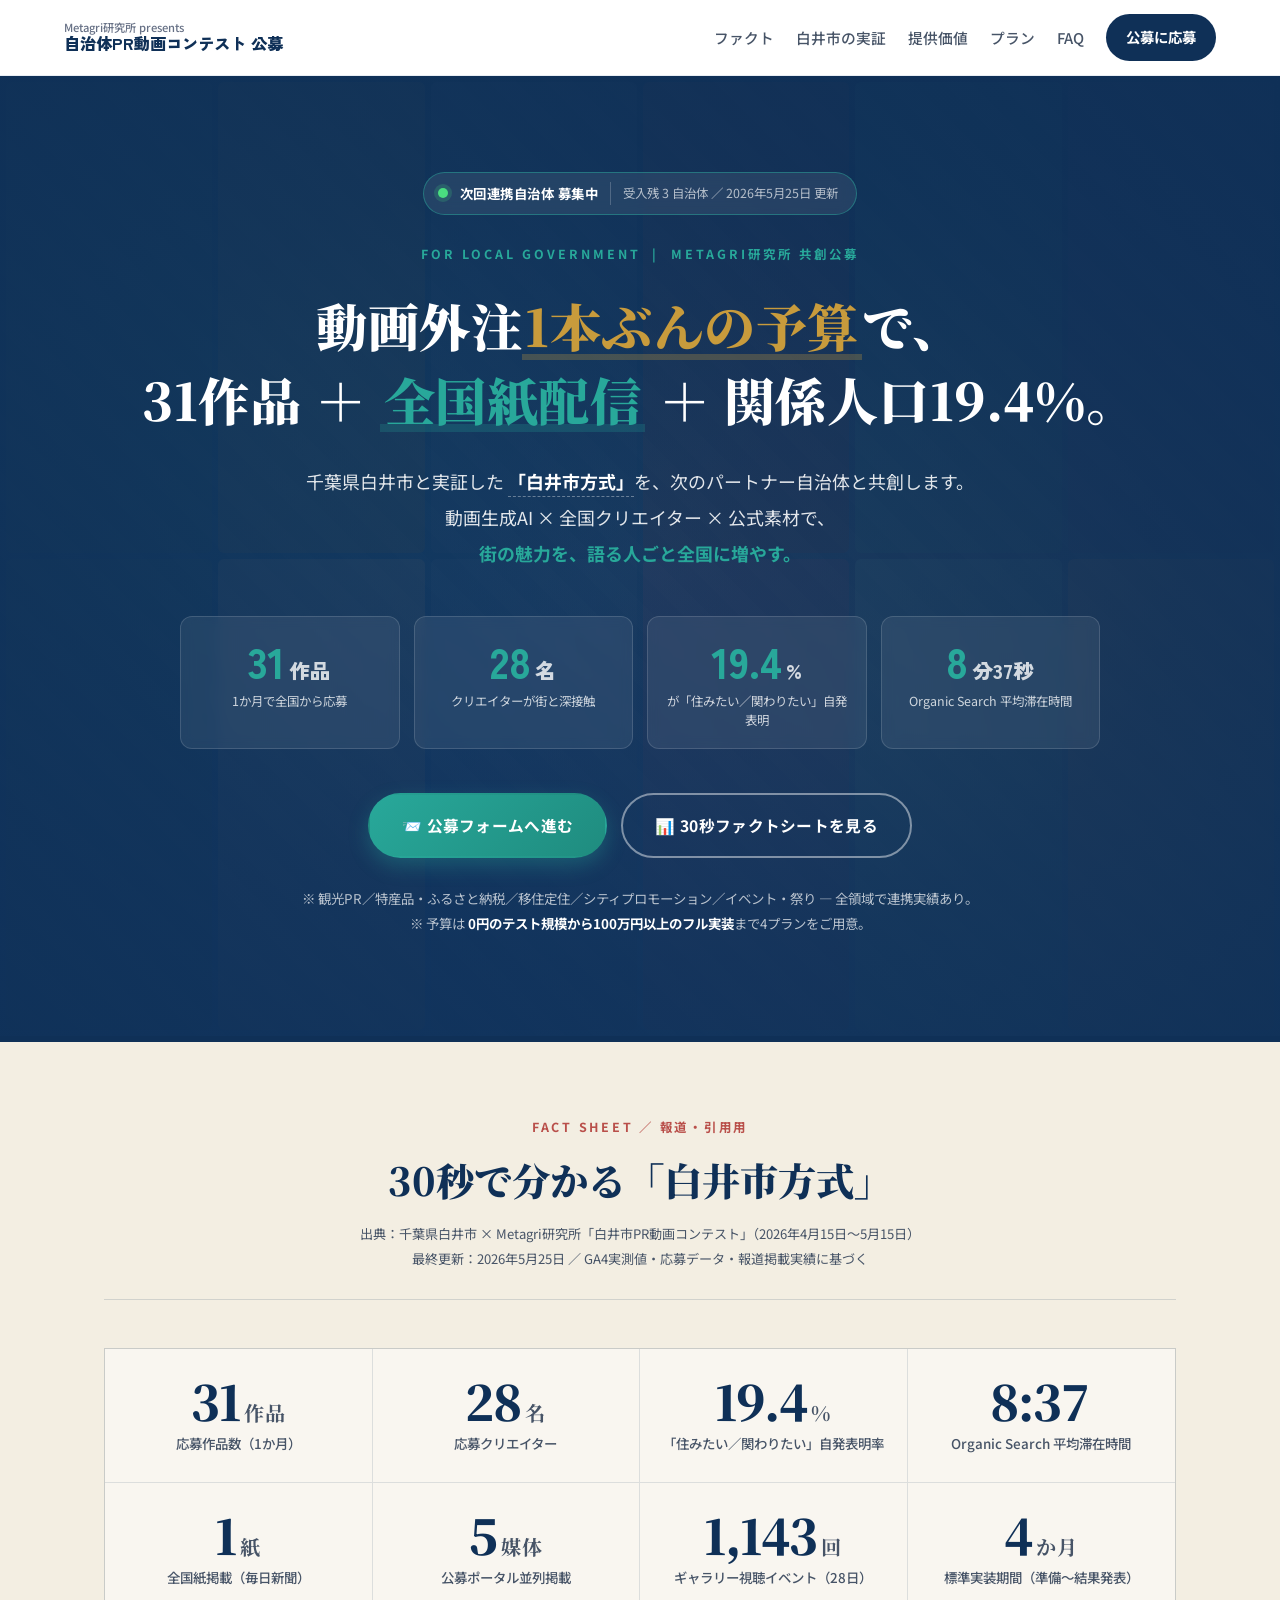
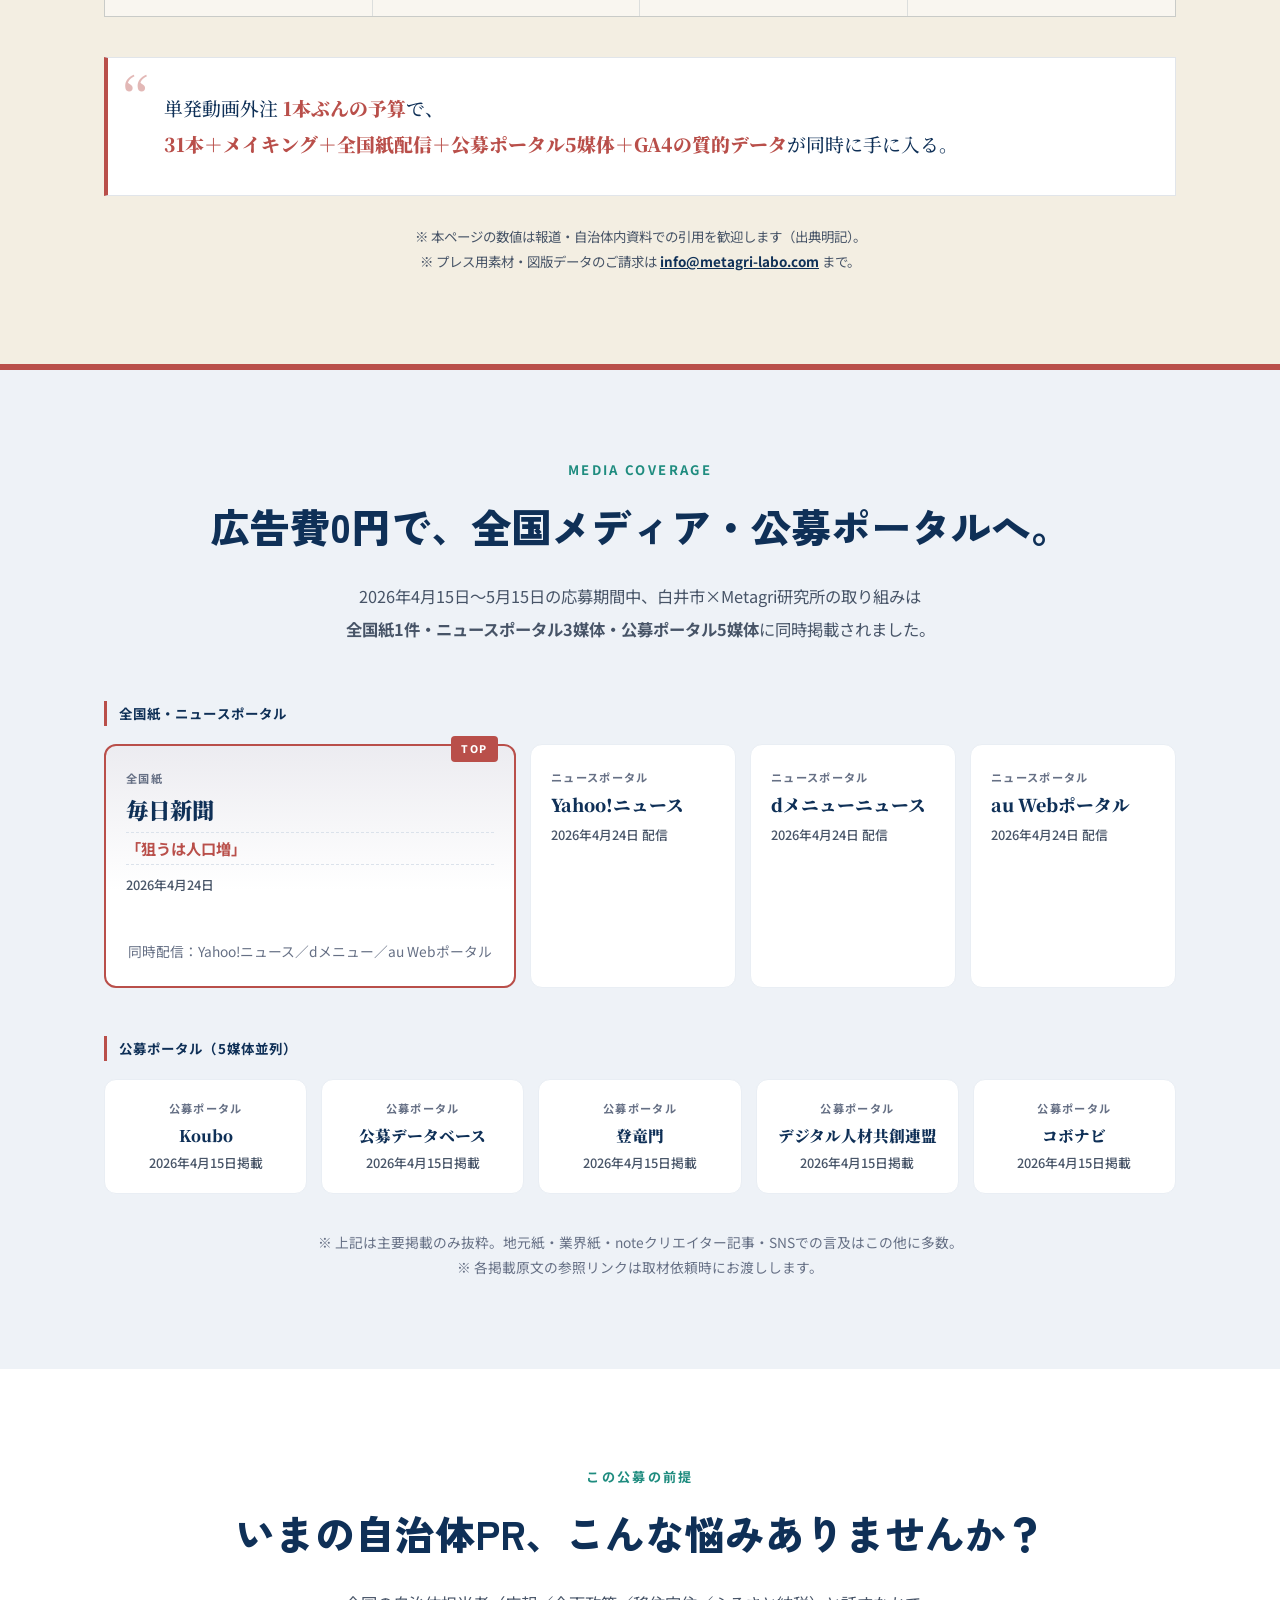
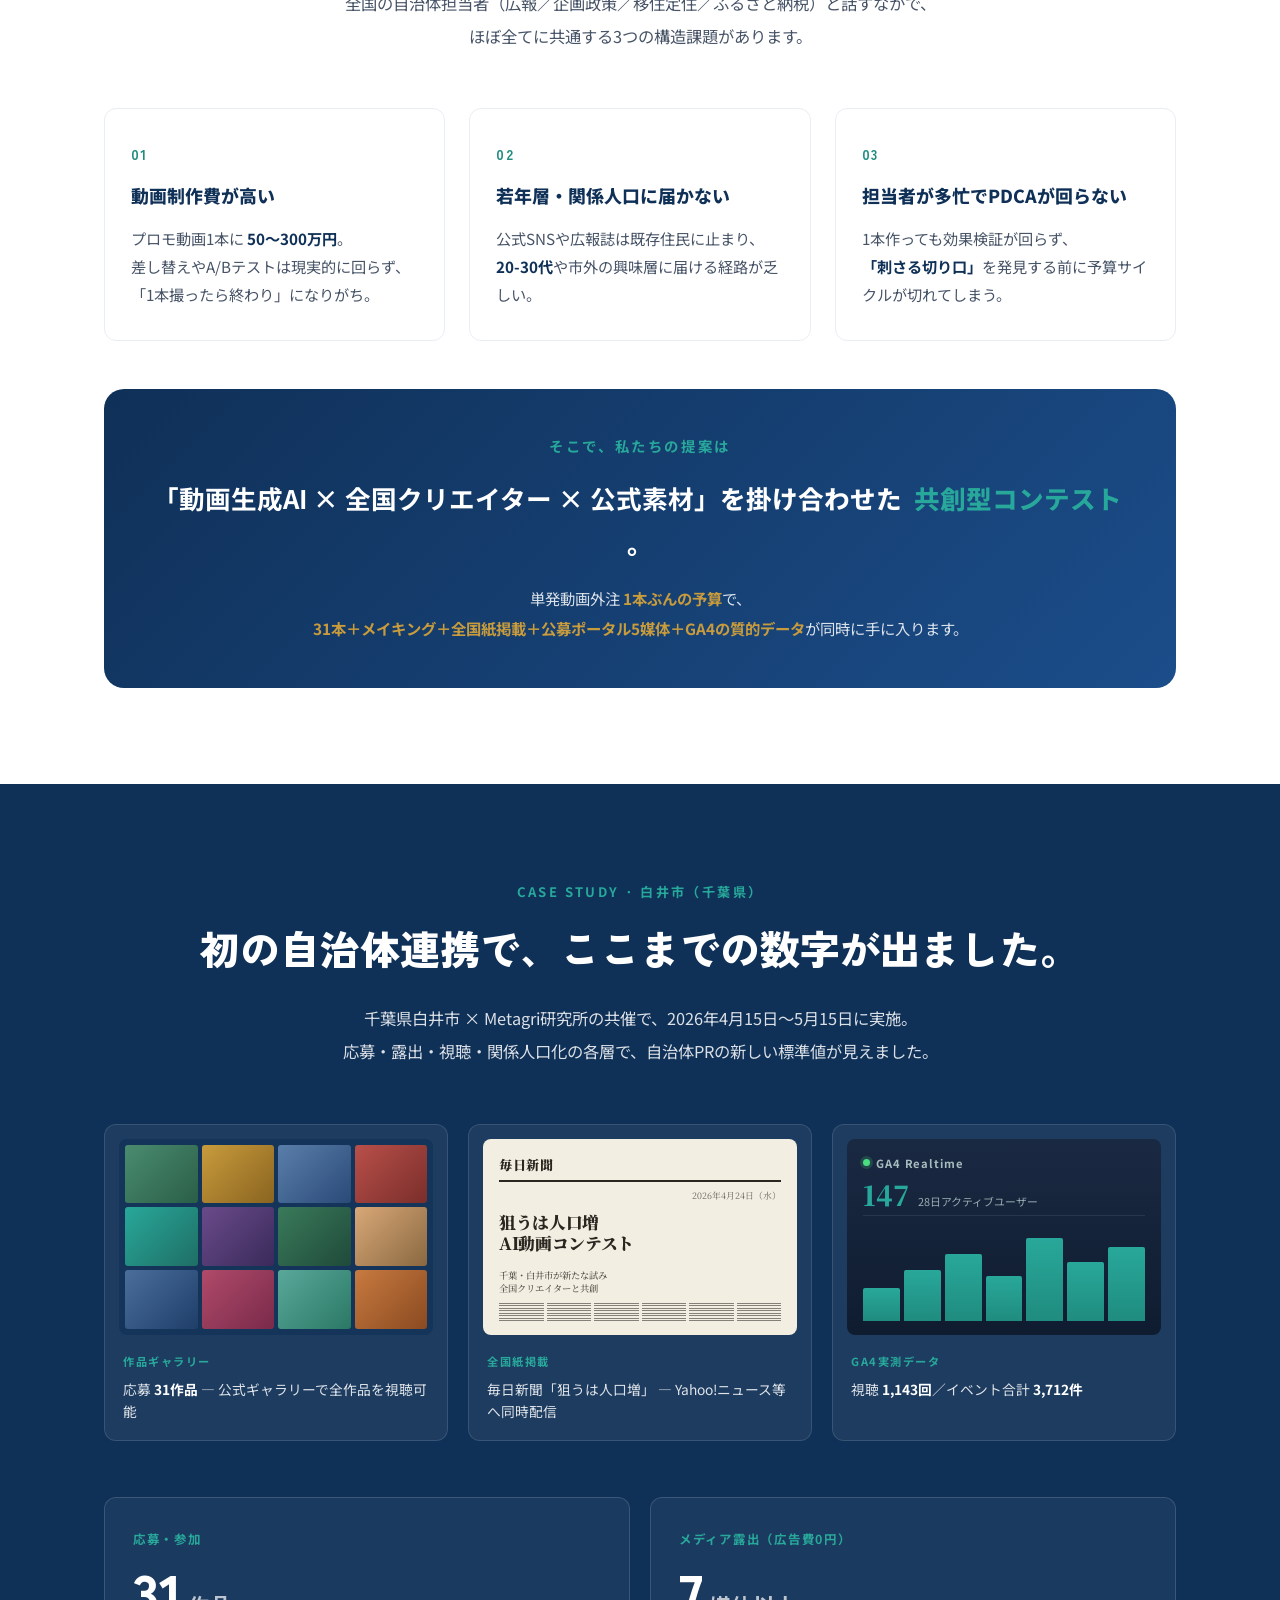
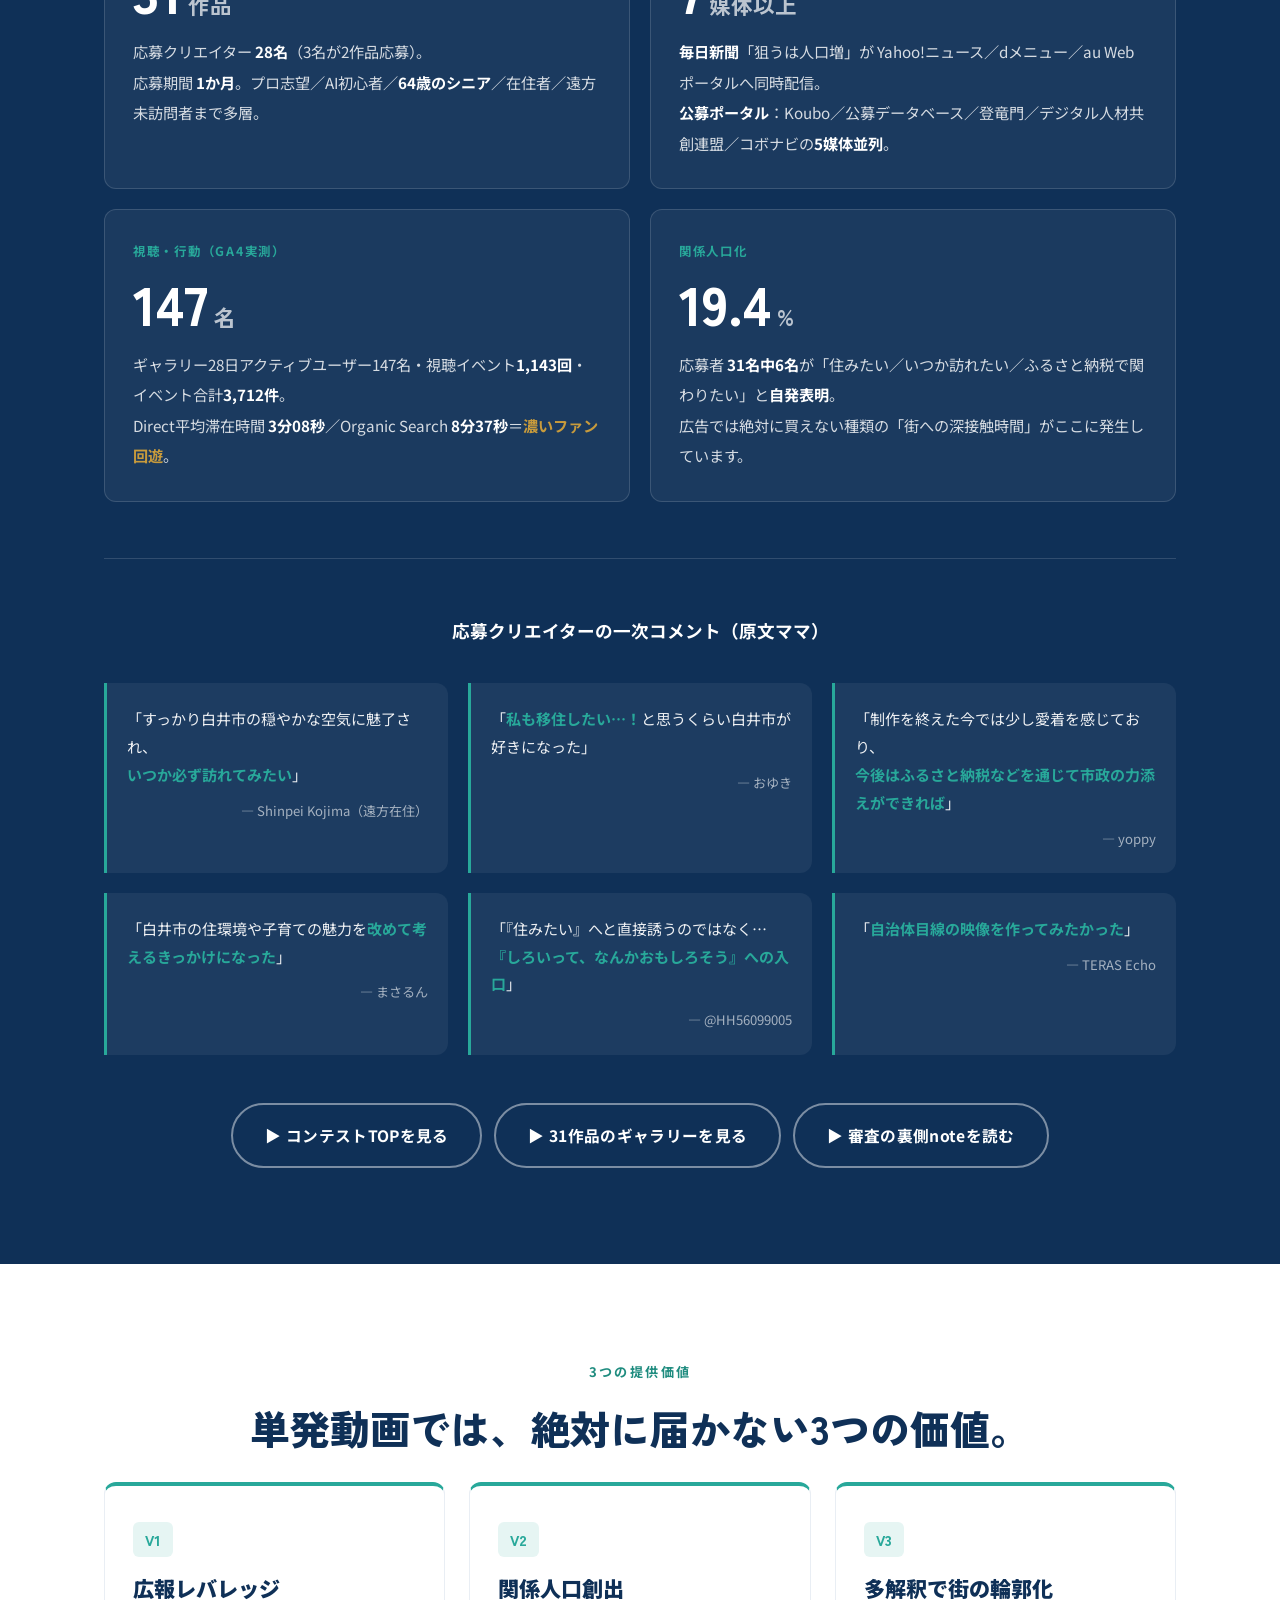
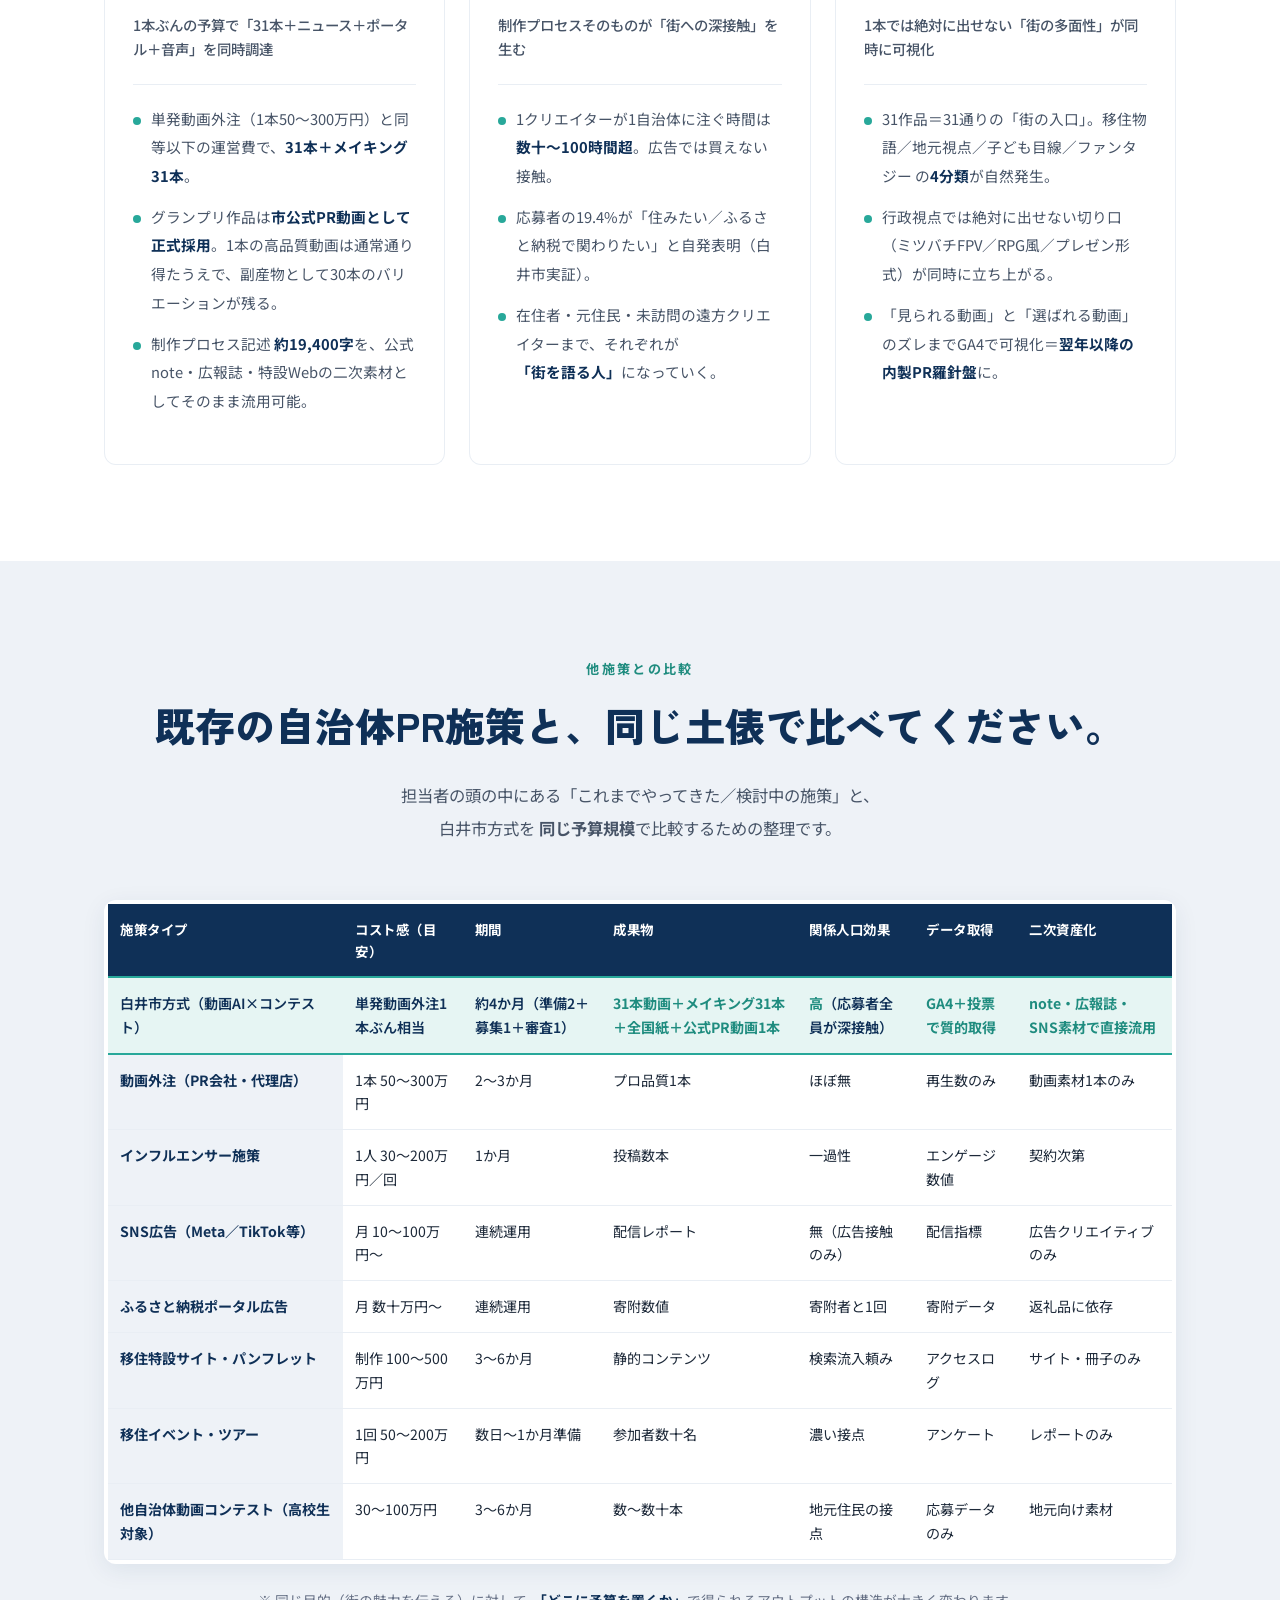
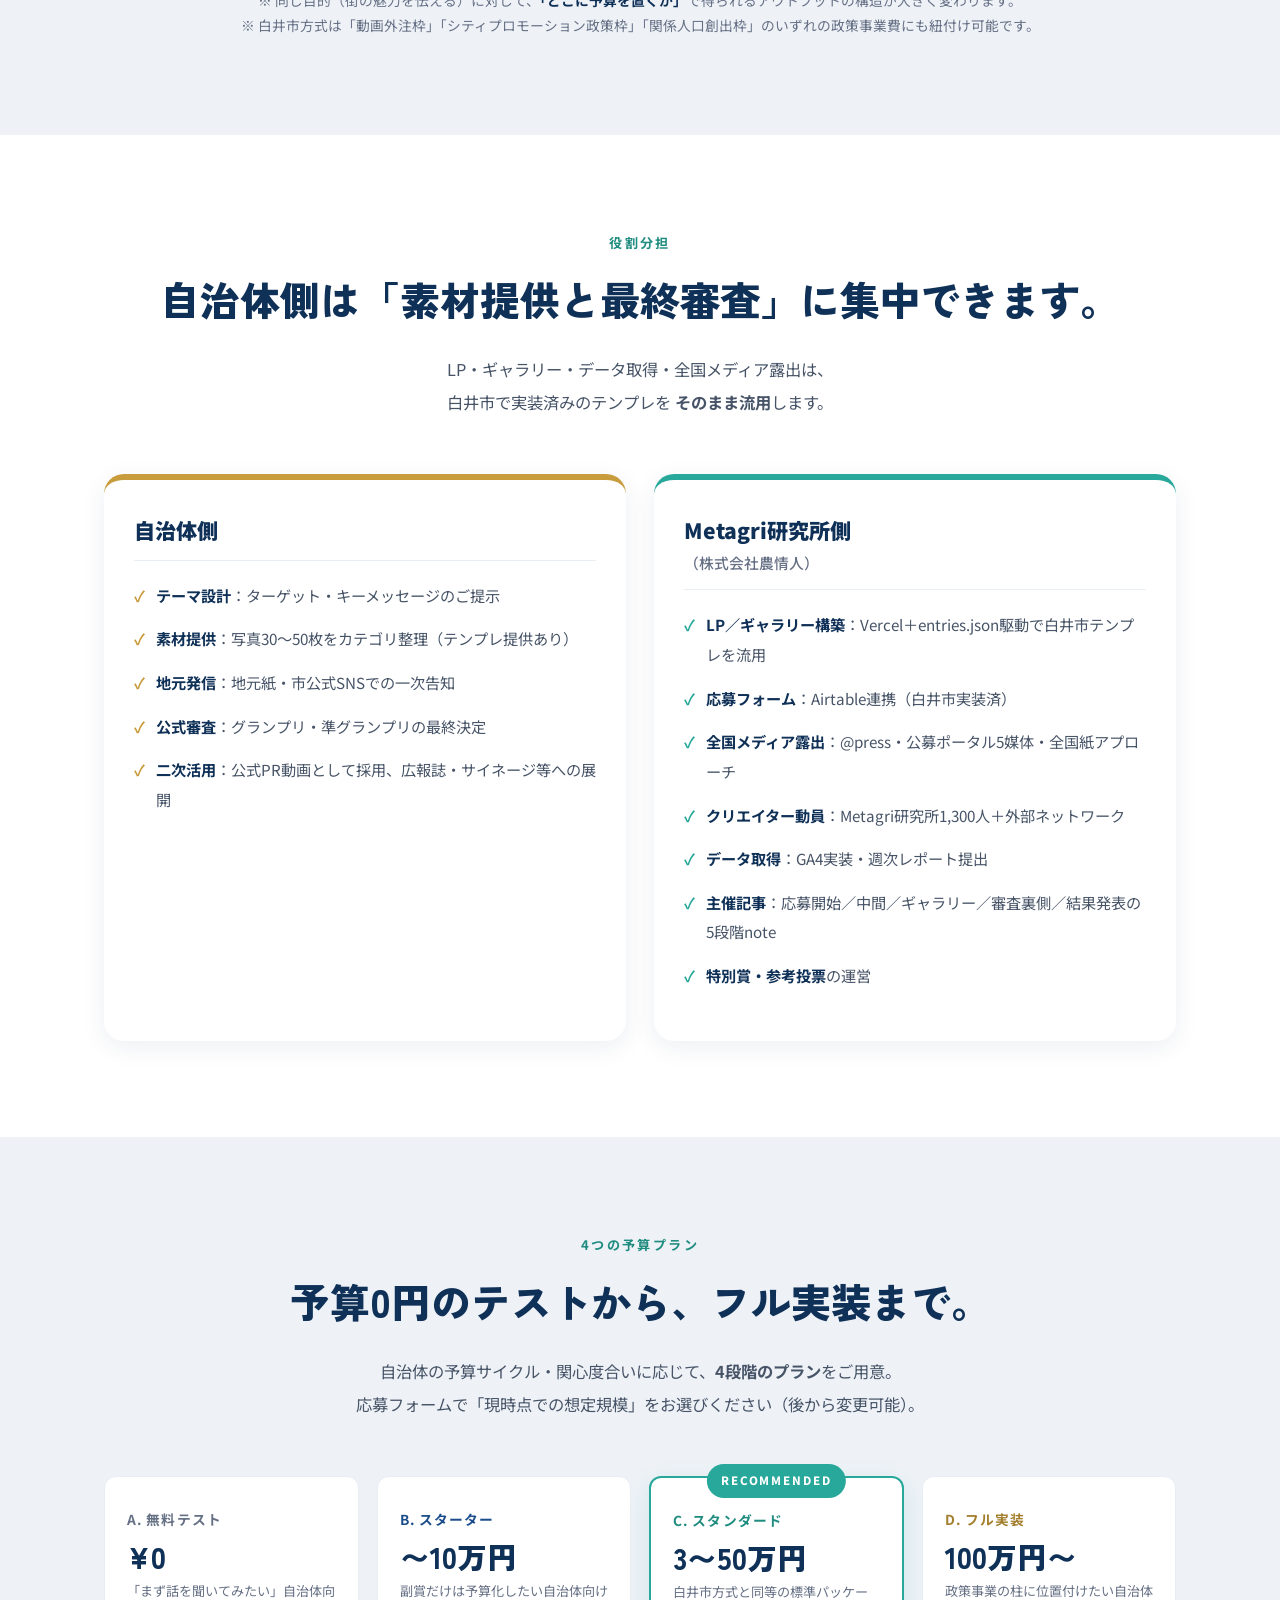
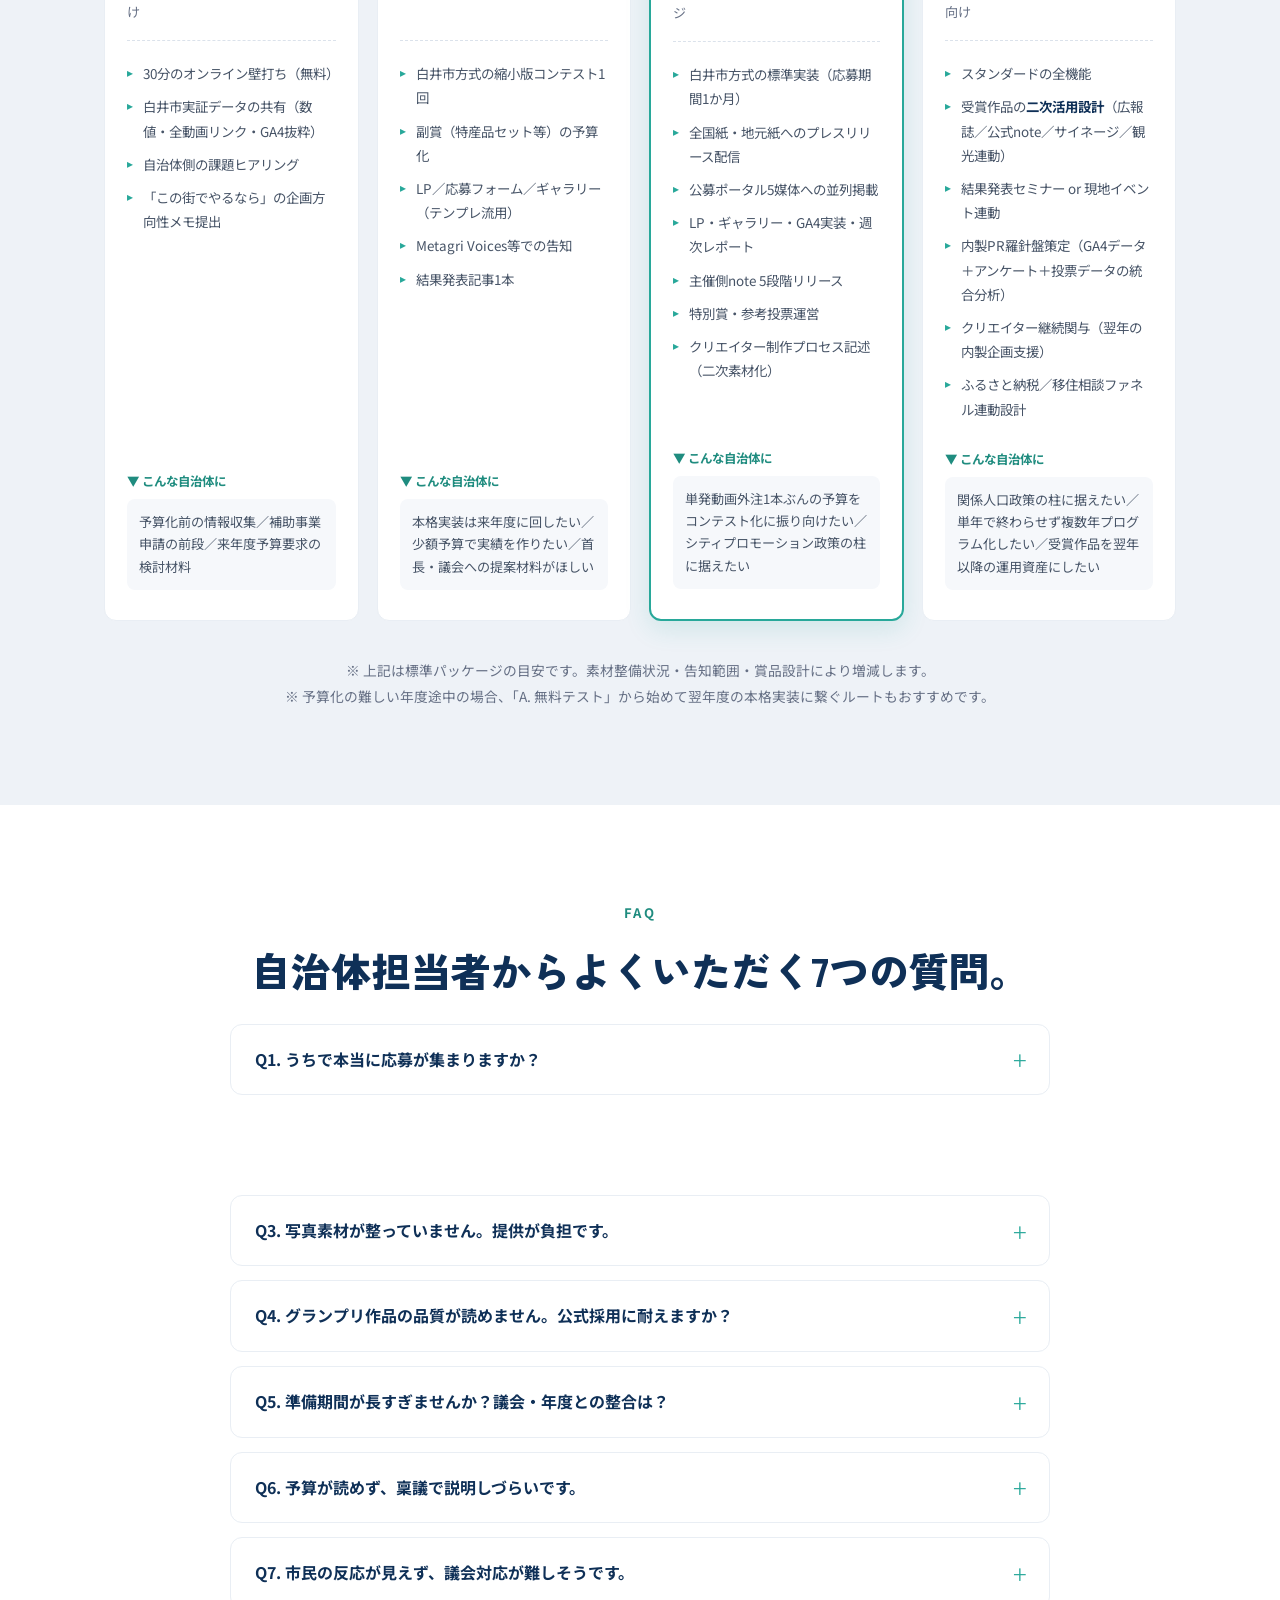
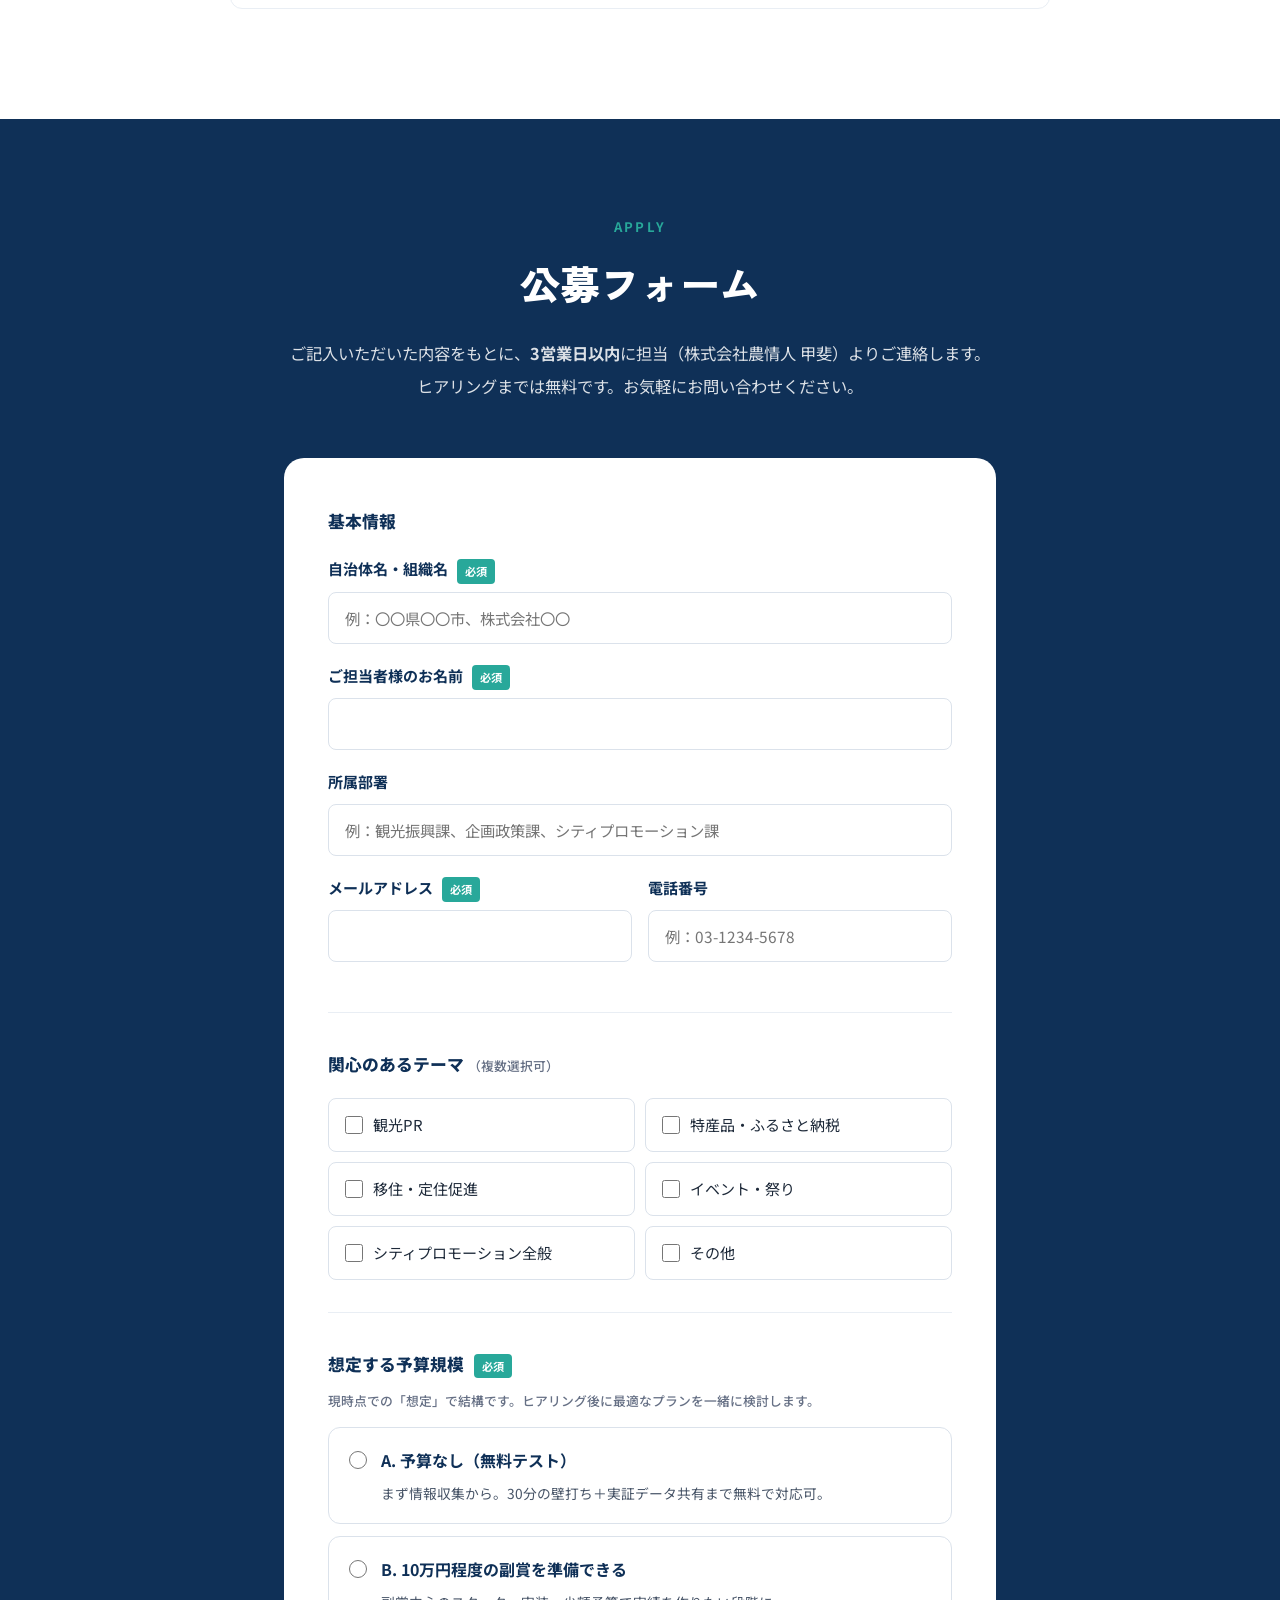
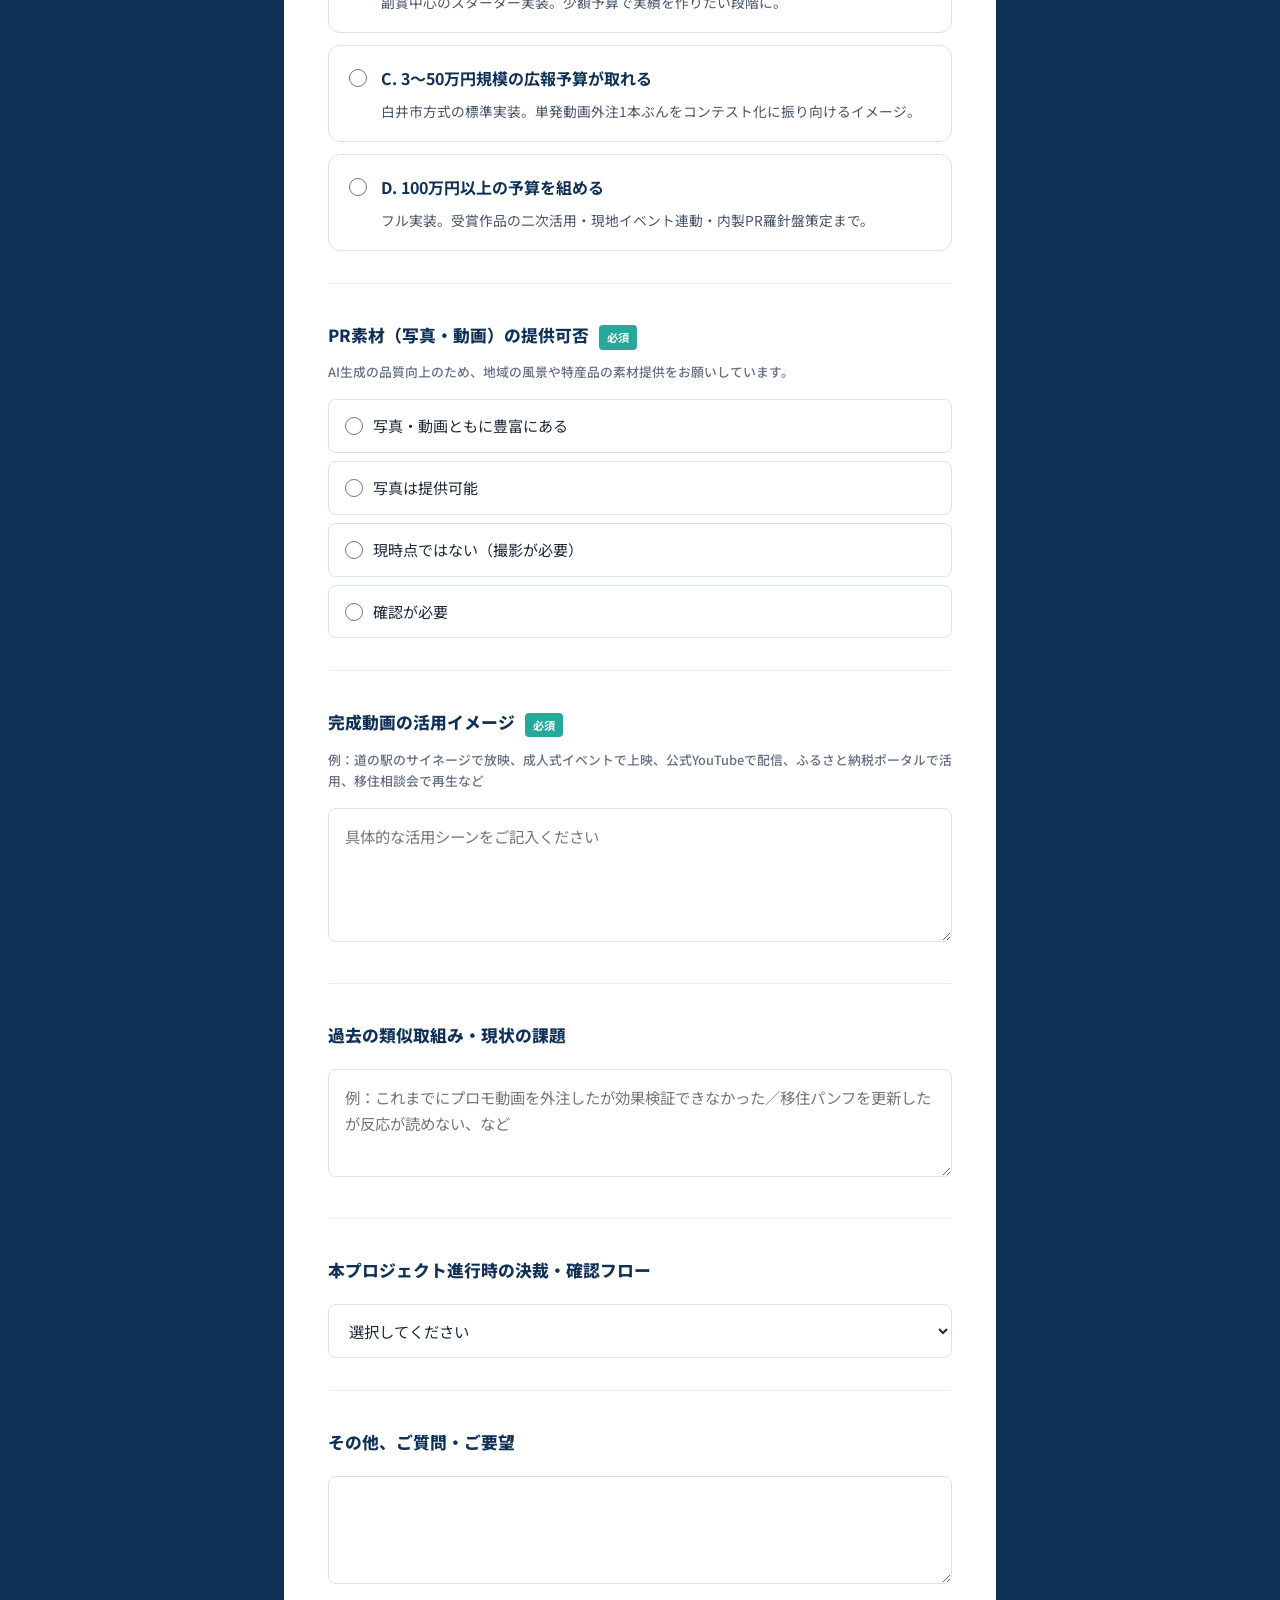
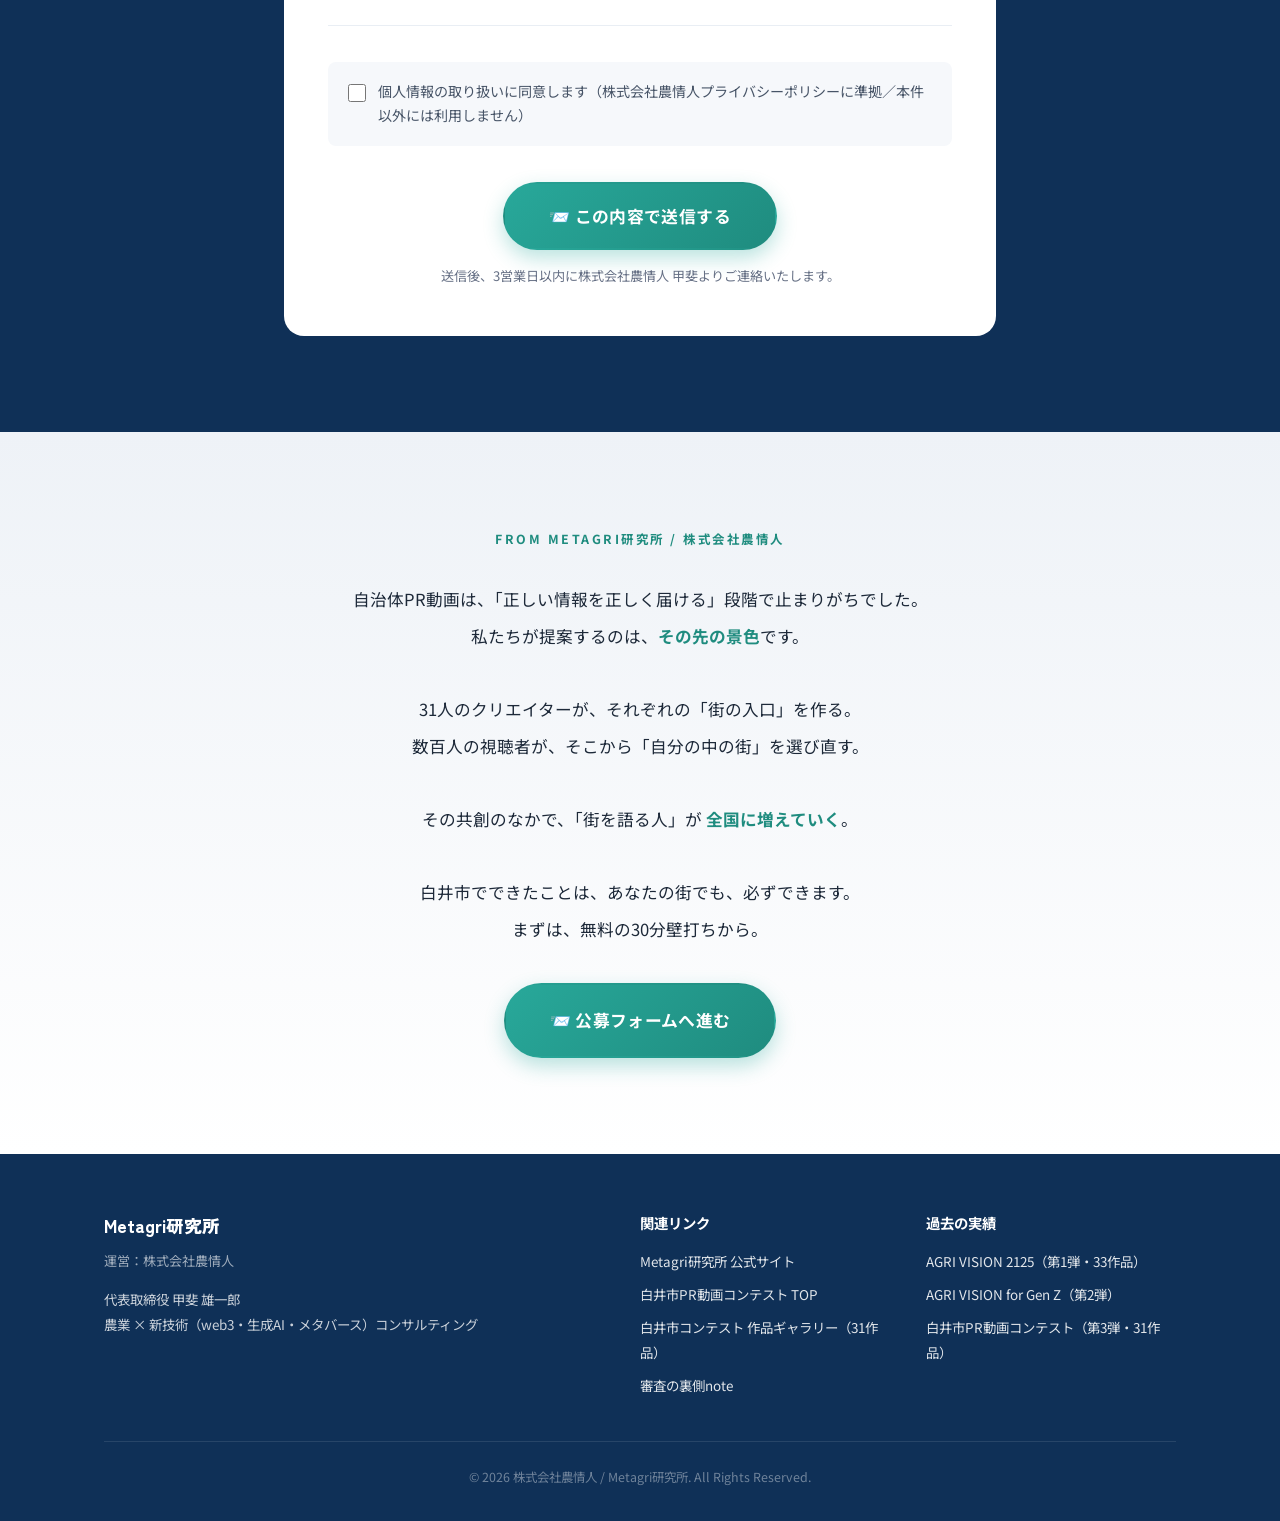
<file: index_v2_draft.html>
<!DOCTYPE html>
<html lang="ja">
<head>
<meta charset="UTF-8" />
<meta name="viewport" content="width=device-width, initial-scale=1.0" />
<meta name="format-detection" content="telephone=no" />
<title>自治体PR動画コンテスト 公募｜「白井市方式」を、あなたの街でも。 | Metagri研究所</title>
<meta name="description" content="動画外注1本ぶんの予算で、31作品＋全国紙配信＋関係人口19.4%。動画生成AI×全国クリエイター×公式素材で実証した「白井市方式」。次の連携自治体を募集します。観光PR・移住定住・ふるさと納税・シティプロモーション担当者向け公募LP。" />
<meta name="robots" content="index,follow" />
<meta name="theme-color" content="#0f3057" />

<!-- OGP -->
<meta property="og:type" content="website" />
<meta property="og:site_name" content="自治体PR動画コンテスト 公募 | Metagri研究所" />
<meta property="og:locale" content="ja_JP" />
<meta property="og:title" content="自治体PR動画コンテスト 公募｜「白井市方式」を、あなたの街でも。" />
<meta property="og:description" content="動画外注1本ぶんの予算で、31作品＋全国紙配信＋関係人口19.4%。動画生成AI×全国クリエイターで、街の魅力を語る人を全国に増やす共創型コンテスト。連携自治体を募集中。" />
<meta name="twitter:card" content="summary_large_image" />
<meta name="twitter:title" content="自治体PR動画コンテスト 公募｜「白井市方式」を、あなたの街でも。" />
<meta name="twitter:description" content="動画外注1本ぶんの予算で、31作品＋全国紙配信＋関係人口19.4%。" />

<!-- Fonts -->
<link rel="preconnect" href="https://fonts.googleapis.com" />
<link rel="preconnect" href="https://fonts.gstatic.com" crossorigin />
<link href="https://fonts.googleapis.com/css2?family=Noto+Sans+JP:wght@400;500;700;900&amp;family=Noto+Serif+JP:wght@500;700;900&amp;family=Zen+Kaku+Gothic+New:wght@500;700;900&amp;display=swap" rel="stylesheet" />

<link rel="stylesheet" href="style.css" />
<link rel="stylesheet" href="style_v2_additions.css" />
</head>
<body>
<div id="lp">

<!-- ===== ヘッダーナビ ===== -->
<header class="nav">
  <div class="nav__inner">
    <a href="#top" class="nav__logo">
      <span class="nav__logo-pre">Metagri研究所 presents</span>
      <span class="nav__logo-main">自治体PR動画コンテスト 公募</span>
    </a>
    <nav class="nav__menu">
      <a href="#factsheet" class="nav__link">ファクト</a>
      <a href="#case" class="nav__link">白井市の実証</a>
      <a href="#value" class="nav__link">提供価値</a>
      <a href="#plans" class="nav__link">プラン</a>
      <a href="#faq" class="nav__link">FAQ</a>
      <a href="#apply" class="nav__cta">公募に応募</a>
    </nav>
  </div>
</header>

<!-- ===== ① ヒーロー（v2リライト） ===== -->
<section id="top" class="hero hero--v2">
  <div class="hero__bg" aria-hidden="true"></div>
  <div class="hero__montage" aria-hidden="true">
    <span class="hero__thumb hero__thumb--1"></span>
    <span class="hero__thumb hero__thumb--2"></span>
    <span class="hero__thumb hero__thumb--3"></span>
    <span class="hero__thumb hero__thumb--4"></span>
    <span class="hero__thumb hero__thumb--5"></span>
    <span class="hero__thumb hero__thumb--6"></span>
    <span class="hero__thumb hero__thumb--7"></span>
    <span class="hero__thumb hero__thumb--8"></span>
    <span class="hero__thumb hero__thumb--9"></span>
    <span class="hero__thumb hero__thumb--10"></span>
    <span class="hero__thumb hero__thumb--11"></span>
    <span class="hero__thumb hero__thumb--12"></span>
  </div>

  <div class="hero__inner">
    <div class="hero__status" role="status">
      <span class="hero__status-dot" aria-hidden="true"></span>
      <span class="hero__status-text">次回連携自治体 募集中</span>
      <span class="hero__status-meta">受入残 3 自治体 ／ 2026年5月25日 更新</span>
    </div>

    <p class="hero__eyebrow">FOR LOCAL GOVERNMENT &nbsp;|&nbsp; Metagri研究所 共創公募</p>

    <h1 class="hero__title hero__title--v2">
      <span class="hero__title-line">動画外注<span class="hero__title-emph">1本ぶんの予算</span>で、</span>
      <span class="hero__title-line">31作品 ＋ <span class="hero__accent">全国紙配信</span> ＋ 関係人口19.4%。</span>
    </h1>

    <p class="hero__lead hero__lead--v2">
      千葉県白井市と実証した <strong>「白井市方式」</strong>を、次のパートナー自治体と共創します。<br />
      動画生成AI × 全国クリエイター × 公式素材で、<br />
      <strong>街の魅力を、語る人ごと全国に増やす。</strong>
    </p>

    <ul class="hero__stats">
      <li>
        <span class="hero__stat-num">31<span class="unit">作品</span></span>
        <span class="hero__stat-label">1か月で全国から応募</span>
      </li>
      <li>
        <span class="hero__stat-num">28<span class="unit">名</span></span>
        <span class="hero__stat-label">クリエイターが街と深接触</span>
      </li>
      <li>
        <span class="hero__stat-num">19.4<span class="unit">%</span></span>
        <span class="hero__stat-label">が「住みたい／関わりたい」自発表明</span>
      </li>
      <li>
        <span class="hero__stat-num">8<span class="unit">分37秒</span></span>
        <span class="hero__stat-label">Organic Search 平均滞在時間</span>
      </li>
    </ul>

    <div class="hero__cta">
      <a href="#apply" class="btn btn--primary">📨 公募フォームへ進む</a>
      <a href="#factsheet" class="btn btn--ghost-light">📊 30秒ファクトシートを見る</a>
    </div>

    <p class="hero__note">
      ※ 観光PR／特産品・ふるさと納税／移住定住／シティプロモーション／イベント・祭り — 全領域で連携実績あり。<br />
      ※ 予算は <strong>0円のテスト規模から100万円以上のフル実装</strong>まで4プランをご用意。
    </p>
  </div>
</section>

<!-- ===== ② 30秒ファクトシート（新規） ===== -->
<section id="factsheet" class="factsheet">
  <div class="container">
    <div class="factsheet__head">
      <p class="factsheet__eyebrow">FACT SHEET ／ 報道・引用用</p>
      <h2 class="factsheet__title">30秒で分かる「白井市方式」</h2>
      <p class="factsheet__meta">
        出典：千葉県白井市 × Metagri研究所「白井市PR動画コンテスト」（2026年4月15日〜5月15日）<br />
        最終更新：2026年5月25日 ／ GA4実測値・応募データ・報道掲載実績に基づく
      </p>
    </div>

    <div class="factsheet__grid">
      <div class="factsheet__item">
        <p class="factsheet__num">31<span class="factsheet__unit">作品</span></p>
        <p class="factsheet__label">応募作品数（1か月）</p>
      </div>
      <div class="factsheet__item">
        <p class="factsheet__num">28<span class="factsheet__unit">名</span></p>
        <p class="factsheet__label">応募クリエイター</p>
      </div>
      <div class="factsheet__item">
        <p class="factsheet__num">19.4<span class="factsheet__unit">%</span></p>
        <p class="factsheet__label">「住みたい／関わりたい」自発表明率</p>
      </div>
      <div class="factsheet__item">
        <p class="factsheet__num">8:37<span class="factsheet__unit"></span></p>
        <p class="factsheet__label">Organic Search 平均滞在時間</p>
      </div>
      <div class="factsheet__item">
        <p class="factsheet__num">1<span class="factsheet__unit">紙</span></p>
        <p class="factsheet__label">全国紙掲載（毎日新聞）</p>
      </div>
      <div class="factsheet__item">
        <p class="factsheet__num">5<span class="factsheet__unit">媒体</span></p>
        <p class="factsheet__label">公募ポータル並列掲載</p>
      </div>
      <div class="factsheet__item">
        <p class="factsheet__num">1,143<span class="factsheet__unit">回</span></p>
        <p class="factsheet__label">ギャラリー視聴イベント（28日）</p>
      </div>
      <div class="factsheet__item">
        <p class="factsheet__num">4<span class="factsheet__unit">か月</span></p>
        <p class="factsheet__label">標準実装期間（準備〜結果発表）</p>
      </div>
    </div>

    <div class="factsheet__pullquote">
      <p class="factsheet__quote-mark" aria-hidden="true">“</p>
      <p class="factsheet__quote-body">
        単発動画外注 <strong>1本ぶんの予算</strong>で、<br />
        <strong>31本＋メイキング＋全国紙配信＋公募ポータル5媒体＋GA4の質的データ</strong>が同時に手に入る。
      </p>
    </div>

    <p class="factsheet__usage">
      ※ 本ページの数値は報道・自治体内資料での引用を歓迎します（出典明記）。<br />
      ※ プレス用素材・図版データのご請求は <a href="mailto:info@metagri-labo.com">info@metagri-labo.com</a> まで。
    </p>
  </div>
</section>

<!-- ===== ③ 報道・掲載実績ウォール（新規） ===== -->
<section id="media" class="media-wall section--mist">
  <div class="container">
    <p class="section__eyebrow">MEDIA COVERAGE</p>
    <h2 class="section__title">広告費0円で、<br class="sp-only" />全国メディア・公募ポータルへ。</h2>
    <p class="section__lead">
      2026年4月15日〜5月15日の応募期間中、白井市×Metagri研究所の取り組みは<br />
      <strong>全国紙1件・ニュースポータル3媒体・公募ポータル5媒体</strong>に同時掲載されました。
    </p>

    <div class="media-wall__group">
      <p class="media-wall__group-label">全国紙・ニュースポータル</p>
      <div class="media-wall__grid media-wall__grid--news">
        <div class="media-wall__card media-wall__card--hero">
          <p class="media-wall__category">全国紙</p>
          <p class="media-wall__name">毎日新聞</p>
          <p class="media-wall__headline">「狙うは人口増」</p>
          <p class="media-wall__date">2026年4月24日</p>
          <p class="media-wall__note">同時配信：Yahoo!ニュース／dメニュー／au Webポータル</p>
        </div>
        <div class="media-wall__card">
          <p class="media-wall__category">ニュースポータル</p>
          <p class="media-wall__name">Yahoo!ニュース</p>
          <p class="media-wall__date">2026年4月24日 配信</p>
        </div>
        <div class="media-wall__card">
          <p class="media-wall__category">ニュースポータル</p>
          <p class="media-wall__name">dメニューニュース</p>
          <p class="media-wall__date">2026年4月24日 配信</p>
        </div>
        <div class="media-wall__card">
          <p class="media-wall__category">ニュースポータル</p>
          <p class="media-wall__name">au Webポータル</p>
          <p class="media-wall__date">2026年4月24日 配信</p>
        </div>
      </div>
    </div>

    <div class="media-wall__group">
      <p class="media-wall__group-label">公募ポータル（5媒体並列）</p>
      <div class="media-wall__grid media-wall__grid--portal">
        <div class="media-wall__card media-wall__card--portal">
          <p class="media-wall__category">公募ポータル</p>
          <p class="media-wall__name">Koubo</p>
          <p class="media-wall__date">2026年4月15日掲載</p>
        </div>
        <div class="media-wall__card media-wall__card--portal">
          <p class="media-wall__category">公募ポータル</p>
          <p class="media-wall__name">公募データベース</p>
          <p class="media-wall__date">2026年4月15日掲載</p>
        </div>
        <div class="media-wall__card media-wall__card--portal">
          <p class="media-wall__category">公募ポータル</p>
          <p class="media-wall__name">登竜門</p>
          <p class="media-wall__date">2026年4月15日掲載</p>
        </div>
        <div class="media-wall__card media-wall__card--portal">
          <p class="media-wall__category">公募ポータル</p>
          <p class="media-wall__name">デジタル人材共創連盟</p>
          <p class="media-wall__date">2026年4月15日掲載</p>
        </div>
        <div class="media-wall__card media-wall__card--portal">
          <p class="media-wall__category">公募ポータル</p>
          <p class="media-wall__name">コボナビ</p>
          <p class="media-wall__date">2026年4月15日掲載</p>
        </div>
      </div>
    </div>

    <p class="media-wall__note">
      ※ 上記は主要掲載のみ抜粋。地元紙・業界紙・noteクリエイター記事・SNSでの言及はこの他に多数。<br />
      ※ 各掲載原文の参照リンクは取材依頼時にお渡しします。
    </p>
  </div>
</section>

<!-- ===== ④ 課題提示（現状維持） ===== -->
<section id="problem" class="section section--white">
  <div class="container">
    <p class="section__eyebrow">この公募の前提</p>
    <h2 class="section__title">いまの自治体PR、<br class="sp-only" />こんな悩みありませんか？</h2>
    <p class="section__lead">
      全国の自治体担当者（広報／企画政策／移住定住／ふるさと納税）と話すなかで、<br />
      ほぼ全てに共通する3つの構造課題があります。
    </p>

    <div class="problem__grid">
      <div class="problem__card">
        <div class="problem__num">01</div>
        <h3 class="problem__head">動画制作費が高い</h3>
        <p class="problem__body">
          プロモ動画1本に <strong>50〜300万円</strong>。<br />
          差し替えやA/Bテストは現実的に回らず、「1本撮ったら終わり」になりがち。
        </p>
      </div>
      <div class="problem__card">
        <div class="problem__num">02</div>
        <h3 class="problem__head">若年層・関係人口に届かない</h3>
        <p class="problem__body">
          公式SNSや広報誌は既存住民に止まり、<br />
          <strong>20-30代</strong>や市外の興味層に届ける経路が乏しい。
        </p>
      </div>
      <div class="problem__card">
        <div class="problem__num">03</div>
        <h3 class="problem__head">担当者が多忙でPDCAが回らない</h3>
        <p class="problem__body">
          1本作っても効果検証が回らず、<br />
          <strong>「刺さる切り口」</strong>を発見する前に予算サイクルが切れてしまう。
        </p>
      </div>
    </div>

    <div class="problem__answer">
      <p class="problem__answer-pre">そこで、私たちの提案は</p>
      <p class="problem__answer-main">
        <strong>「動画生成AI × 全国クリエイター × 公式素材」</strong>を掛け合わせた<br class="sp-only" />
        <span class="problem__answer-em">共創型コンテスト</span>。
      </p>
      <p class="problem__answer-sub">
        単発動画外注 <strong>1本ぶんの予算</strong>で、<br />
        <strong>31本＋メイキング＋全国紙掲載＋公募ポータル5媒体＋GA4の質的データ</strong>が同時に手に入ります。
      </p>
    </div>
  </div>
</section>

<!-- ===== ⑤ 白井市の実証ファクト（v2リライト：ビジュアル拡張） ===== -->
<section id="case" class="section section--ink">
  <div class="container">
    <p class="section__eyebrow section__eyebrow--light">CASE STUDY · 白井市（千葉県）</p>
    <h2 class="section__title section__title--light">
      初の自治体連携で、<br class="sp-only" />ここまでの数字が出ました。
    </h2>
    <p class="section__lead section__lead--light">
      千葉県白井市 × Metagri研究所の共催で、2026年4月15日〜5月15日に実施。<br />
      応募・露出・視聴・関係人口化の各層で、自治体PRの新しい標準値が見えました。
    </p>

    <!-- 実証ビジュアル（新規） -->
    <div class="case__visuals">
      <figure class="case__visual">
        <div class="case__visual-img case__visual-img--gallery" aria-hidden="true">
          <span></span><span></span><span></span><span></span>
          <span></span><span></span><span></span><span></span>
          <span></span><span></span><span></span><span></span>
        </div>
        <figcaption class="case__visual-caption">
          <span class="case__visual-tag">作品ギャラリー</span>
          <span class="case__visual-text">応募 <strong>31作品</strong> — 公式ギャラリーで全作品を視聴可能</span>
        </figcaption>
      </figure>

      <figure class="case__visual">
        <div class="case__visual-img case__visual-img--news" aria-hidden="true">
          <div class="case__news-masthead">毎日新聞</div>
          <div class="case__news-date">2026年4月24日（水）</div>
          <div class="case__news-headline">狙うは人口増<br />AI動画コンテスト</div>
          <div class="case__news-deck">千葉・白井市が新たな試み<br />全国クリエイターと共創</div>
          <div class="case__news-cols">
            <span></span><span></span><span></span><span></span><span></span><span></span>
          </div>
        </div>
        <figcaption class="case__visual-caption">
          <span class="case__visual-tag">全国紙掲載</span>
          <span class="case__visual-text">毎日新聞「狙うは人口増」 — Yahoo!ニュース等へ同時配信</span>
        </figcaption>
      </figure>

      <figure class="case__visual">
        <div class="case__visual-img case__visual-img--ga4" aria-hidden="true">
          <div class="case__ga4-head">
            <span class="case__ga4-dot"></span>
            <span class="case__ga4-title">GA4 Realtime</span>
          </div>
          <div class="case__ga4-metric">
            <span class="case__ga4-big">147</span>
            <span class="case__ga4-small">28日アクティブユーザー</span>
          </div>
          <div class="case__ga4-bars">
            <span style="--h:35%"></span>
            <span style="--h:55%"></span>
            <span style="--h:72%"></span>
            <span style="--h:48%"></span>
            <span style="--h:90%"></span>
            <span style="--h:64%"></span>
            <span style="--h:80%"></span>
          </div>
        </div>
        <figcaption class="case__visual-caption">
          <span class="case__visual-tag">GA4実測データ</span>
          <span class="case__visual-text">視聴 <strong>1,143回</strong>／イベント合計 <strong>3,712件</strong></span>
        </figcaption>
      </figure>
    </div>

    <div class="case__grid">
      <div class="case__card">
        <p class="case__label">応募・参加</p>
        <p class="case__big">31<span class="case__unit">作品</span></p>
        <p class="case__text">
          応募クリエイター <strong>28名</strong>（3名が2作品応募）。<br />
          応募期間 <strong>1か月</strong>。プロ志望／AI初心者／<strong>64歳のシニア</strong>／在住者／遠方未訪問者まで多層。
        </p>
      </div>

      <div class="case__card">
        <p class="case__label">メディア露出（広告費0円）</p>
        <p class="case__big">7<span class="case__unit">媒体以上</span></p>
        <p class="case__text">
          <strong>毎日新聞</strong>「狙うは人口増」が Yahoo!ニュース／dメニュー／au Webポータルへ同時配信。<br />
          <strong>公募ポータル</strong>：Koubo／公募データベース／登竜門／デジタル人材共創連盟／コボナビの<strong>5媒体並列</strong>。
        </p>
      </div>

      <div class="case__card">
        <p class="case__label">視聴・行動（GA4実測）</p>
        <p class="case__big">147<span class="case__unit">名</span></p>
        <p class="case__text">
          ギャラリー28日アクティブユーザー147名・視聴イベント<strong>1,143回</strong>・イベント合計<strong>3,712件</strong>。<br />
          Direct平均滞在時間 <strong>3分08秒</strong>／Organic Search <strong>8分37秒</strong>＝<em>濃いファン回遊</em>。
        </p>
      </div>

      <div class="case__card">
        <p class="case__label">関係人口化</p>
        <p class="case__big">19.4<span class="case__unit">%</span></p>
        <p class="case__text">
          応募者 <strong>31名中6名</strong>が「住みたい／いつか訪れたい／ふるさと納税で関わりたい」と<strong>自発表明</strong>。<br />
          広告では絶対に買えない種類の「街への深接触時間」がここに発生しています。
        </p>
      </div>
    </div>

    <!-- 実際の声 -->
    <div class="voices">
      <h3 class="voices__head">応募クリエイターの一次コメント（原文ママ）</h3>
      <div class="voices__grid">
        <blockquote class="voice">
          <p>「すっかり白井市の穏やかな空気に魅了され、<br /><strong>いつか必ず訪れてみたい</strong>」</p>
          <cite>— Shinpei Kojima（遠方在住）</cite>
        </blockquote>
        <blockquote class="voice">
          <p>「<strong>私も移住したい…！</strong>と思うくらい白井市が好きになった」</p>
          <cite>— おゆき</cite>
        </blockquote>
        <blockquote class="voice">
          <p>「制作を終えた今では少し愛着を感じており、<br /><strong>今後はふるさと納税などを通じて市政の力添えができれば</strong>」</p>
          <cite>— yoppy</cite>
        </blockquote>
        <blockquote class="voice">
          <p>「白井市の住環境や子育ての魅力を<strong>改めて考えるきっかけになった</strong>」</p>
          <cite>— まさるん</cite>
        </blockquote>
        <blockquote class="voice">
          <p>「『住みたい』へと直接誘うのではなく…<strong>『しろいって、なんかおもしろそう』への入口</strong>」</p>
          <cite>— @HH56099005</cite>
        </blockquote>
        <blockquote class="voice">
          <p>「<strong>自治体目線の映像を作ってみたかった</strong>」</p>
          <cite>— TERAS Echo</cite>
        </blockquote>
      </div>
    </div>

    <div class="case__links">
      <a href="https://metagri-labo.com/metagri-shiroi-pr-video-contest/" target="_blank" rel="noopener noreferrer" class="btn btn--ghost-light">▶ コンテストTOPを見る</a>
      <a href="https://shiroi-pr-video-contest.metagri-labo.com/gallery" target="_blank" rel="noopener noreferrer" class="btn btn--ghost-light">▶ 31作品のギャラリーを見る</a>
      <a href="https://note.com/noujoujin/n/n3f6edd912ef4" target="_blank" rel="noopener noreferrer" class="btn btn--ghost-light">▶ 審査の裏側noteを読む</a>
    </div>
  </div>
</section>

<!-- ===== 以降のセクションは現状維持（value / compare / roles / plans / faq / apply / closing / footer） ===== -->
<!-- 元の index.html の対応箇所をそのまま貼り付け／参照してください。本草案では優先度A群のみを差し替えています。 -->

<!-- ===== ⑥ 3つの提供価値 ===== -->
<section id="value" class="section section--white">
  <div class="container">
    <p class="section__eyebrow">3つの提供価値</p>
    <h2 class="section__title">単発動画では、<br class="sp-only" />絶対に届かない3つの価値。</h2>

    <div class="value__grid">
      <article class="value__card">
        <div class="value__no">V1</div>
        <h3 class="value__head">広報レバレッジ</h3>
        <p class="value__sub">1本ぶんの予算で「31本＋ニュース＋ポータル＋音声」を同時調達</p>
        <ul class="value__list">
          <li>単発動画外注（1本50〜300万円）と同等以下の運営費で、<strong>31本＋メイキング31本</strong>。</li>
          <li>グランプリ作品は<strong>市公式PR動画として正式採用</strong>。1本の高品質動画は通常通り得たうえで、副産物として30本のバリエーションが残る。</li>
          <li>制作プロセス記述 <strong>約19,400字</strong>を、公式note・広報誌・特設Webの二次素材としてそのまま流用可能。</li>
        </ul>
      </article>

      <article class="value__card">
        <div class="value__no">V2</div>
        <h3 class="value__head">関係人口創出</h3>
        <p class="value__sub">制作プロセスそのものが「街への深接触」を生む</p>
        <ul class="value__list">
          <li>1クリエイターが1自治体に注ぐ時間は <strong>数十〜100時間超</strong>。広告では買えない接触。</li>
          <li>応募者の19.4%が「住みたい／ふるさと納税で関わりたい」と自発表明（白井市実証）。</li>
          <li>在住者・元住民・未訪問の遠方クリエイターまで、それぞれが <strong>「街を語る人」</strong>になっていく。</li>
        </ul>
      </article>

      <article class="value__card">
        <div class="value__no">V3</div>
        <h3 class="value__head">多解釈で街の輪郭化</h3>
        <p class="value__sub">1本では絶対に出せない「街の多面性」が同時に可視化</p>
        <ul class="value__list">
          <li>31作品＝31通りの「街の入口」。移住物語／地元視点／子ども目線／ファンタジー の<strong>4分類</strong>が自然発生。</li>
          <li>行政視点では絶対に出せない切り口（ミツバチFPV／RPG風／プレゼン形式）が同時に立ち上がる。</li>
          <li>「見られる動画」と「選ばれる動画」のズレまでGA4で可視化＝<strong>翌年以降の内製PR羅針盤</strong>に。</li>
        </ul>
      </article>
    </div>
  </div>
</section>

<!-- ===== ⑦ 他施策との比較 ===== -->
<section id="compare" class="section section--mist">
  <div class="container">
    <p class="section__eyebrow">他施策との比較</p>
    <h2 class="section__title">既存の自治体PR施策と、<br class="sp-only" />同じ土俵で比べてください。</h2>
    <p class="section__lead">
      担当者の頭の中にある「これまでやってきた／検討中の施策」と、<br />
      白井市方式を <strong>同じ予算規模</strong>で比較するための整理です。
    </p>

    <div class="compare__wrap">
      <table class="compare__table">
        <thead>
          <tr>
            <th scope="col">施策タイプ</th>
            <th scope="col">コスト感（目安）</th>
            <th scope="col">期間</th>
            <th scope="col">成果物</th>
            <th scope="col">関係人口効果</th>
            <th scope="col">データ取得</th>
            <th scope="col">二次資産化</th>
          </tr>
        </thead>
        <tbody>
          <tr class="is-hero-row">
            <th scope="row">白井市方式（動画AI×コンテスト）</th>
            <td>単発動画外注1本ぶん相当</td>
            <td>約4か月（準備2＋募集1＋審査1）</td>
            <td><strong>31本動画＋メイキング31本＋全国紙＋公式PR動画1本</strong></td>
            <td><strong>高</strong>（応募者全員が深接触）</td>
            <td><strong>GA4＋投票で質的取得</strong></td>
            <td><strong>note・広報誌・SNS素材で直接流用</strong></td>
          </tr>
          <tr>
            <th scope="row">動画外注（PR会社・代理店）</th>
            <td>1本 50〜300万円</td>
            <td>2〜3か月</td>
            <td>プロ品質1本</td>
            <td>ほぼ無</td>
            <td>再生数のみ</td>
            <td>動画素材1本のみ</td>
          </tr>
          <tr>
            <th scope="row">インフルエンサー施策</th>
            <td>1人 30〜200万円／回</td>
            <td>1か月</td>
            <td>投稿数本</td>
            <td>一過性</td>
            <td>エンゲージ数値</td>
            <td>契約次第</td>
          </tr>
          <tr>
            <th scope="row">SNS広告（Meta／TikTok等）</th>
            <td>月 10〜100万円〜</td>
            <td>連続運用</td>
            <td>配信レポート</td>
            <td>無（広告接触のみ）</td>
            <td>配信指標</td>
            <td>広告クリエイティブのみ</td>
          </tr>
          <tr>
            <th scope="row">ふるさと納税ポータル広告</th>
            <td>月 数十万円〜</td>
            <td>連続運用</td>
            <td>寄附数値</td>
            <td>寄附者と1回</td>
            <td>寄附データ</td>
            <td>返礼品に依存</td>
          </tr>
          <tr>
            <th scope="row">移住特設サイト・パンフレット</th>
            <td>制作 100〜500万円</td>
            <td>3〜6か月</td>
            <td>静的コンテンツ</td>
            <td>検索流入頼み</td>
            <td>アクセスログ</td>
            <td>サイト・冊子のみ</td>
          </tr>
          <tr>
            <th scope="row">移住イベント・ツアー</th>
            <td>1回 50〜200万円</td>
            <td>数日〜1か月準備</td>
            <td>参加者数十名</td>
            <td>濃い接点</td>
            <td>アンケート</td>
            <td>レポートのみ</td>
          </tr>
          <tr>
            <th scope="row">他自治体動画コンテスト（高校生対象）</th>
            <td>30〜100万円</td>
            <td>3〜6か月</td>
            <td>数〜数十本</td>
            <td>地元住民の接点</td>
            <td>応募データのみ</td>
            <td>地元向け素材</td>
          </tr>
        </tbody>
      </table>
    </div>

    <p class="compare__note">
      ※ 同じ目的（街の魅力を伝える）に対して、<strong>「どこに予算を置くか」</strong>で得られるアウトプットの構造が大きく変わります。<br />
      ※ 白井市方式は「動画外注枠」「シティプロモーション政策枠」「関係人口創出枠」のいずれの政策事業費にも紐付け可能です。
    </p>
  </div>
</section>

<!-- ===== ⑧ 役割分担 ===== -->
<section id="roles" class="section section--white">
  <div class="container">
    <p class="section__eyebrow">役割分担</p>
    <h2 class="section__title">自治体側は<br class="sp-only" />「素材提供と最終審査」に集中できます。</h2>
    <p class="section__lead">
      LP・ギャラリー・データ取得・全国メディア露出は、<br />
      白井市で実装済みのテンプレを <strong>そのまま流用</strong>します。
    </p>

    <div class="roles__grid">
      <div class="roles__col roles__col--gov">
        <h3 class="roles__head">自治体側</h3>
        <ul class="roles__list">
          <li><strong>テーマ設計</strong>：ターゲット・キーメッセージのご提示</li>
          <li><strong>素材提供</strong>：写真30〜50枚をカテゴリ整理（テンプレ提供あり）</li>
          <li><strong>地元発信</strong>：地元紙・市公式SNSでの一次告知</li>
          <li><strong>公式審査</strong>：グランプリ・準グランプリの最終決定</li>
          <li><strong>二次活用</strong>：公式PR動画として採用、広報誌・サイネージ等への展開</li>
        </ul>
      </div>

      <div class="roles__col roles__col--metagri">
        <h3 class="roles__head">Metagri研究所側<br /><span class="roles__sub">（株式会社農情人）</span></h3>
        <ul class="roles__list">
          <li><strong>LP／ギャラリー構築</strong>：Vercel＋entries.json駆動で白井市テンプレを流用</li>
          <li><strong>応募フォーム</strong>：Airtable連携（白井市実装済）</li>
          <li><strong>全国メディア露出</strong>：@press・公募ポータル5媒体・全国紙アプローチ</li>
          <li><strong>クリエイター動員</strong>：Metagri研究所1,300人＋外部ネットワーク</li>
          <li><strong>データ取得</strong>：GA4実装・週次レポート提出</li>
          <li><strong>主催記事</strong>：応募開始／中間／ギャラリー／審査裏側／結果発表の5段階note</li>
          <li><strong>特別賞・参考投票</strong>の運営</li>
        </ul>
      </div>
    </div>
  </div>
</section>

<!-- ===== ⑨ 予算プラン ===== -->
<section id="plans" class="section section--mist">
  <div class="container">
    <p class="section__eyebrow">4つの予算プラン</p>
    <h2 class="section__title">予算0円のテストから、<br class="sp-only" />フル実装まで。</h2>
    <p class="section__lead">
      自治体の予算サイクル・関心度合いに応じて、<strong>4段階のプラン</strong>をご用意。<br />
      応募フォームで「現時点での想定規模」をお選びください（後から変更可能）。
    </p>

    <div class="plans__grid">
      <article class="plan plan--a">
        <p class="plan__tag">A. 無料テスト</p>
        <p class="plan__price">¥0</p>
        <p class="plan__sub">「まず話を聞いてみたい」自治体向け</p>
        <ul class="plan__list">
          <li>30分のオンライン壁打ち（無料）</li>
          <li>白井市実証データの共有（数値・全動画リンク・GA4抜粋）</li>
          <li>自治体側の課題ヒアリング</li>
          <li>「この街でやるなら」の企画方向性メモ提出</li>
        </ul>
        <p class="plan__use">▼ こんな自治体に</p>
        <p class="plan__usebody">予算化前の情報収集／補助事業申請の前段／来年度予算要求の検討材料</p>
      </article>

      <article class="plan plan--b">
        <p class="plan__tag">B. スターター</p>
        <p class="plan__price">〜10万円</p>
        <p class="plan__sub">副賞だけは予算化したい自治体向け</p>
        <ul class="plan__list">
          <li>白井市方式の縮小版コンテスト1回</li>
          <li>副賞（特産品セット等）の予算化</li>
          <li>LP／応募フォーム／ギャラリー（テンプレ流用）</li>
          <li>Metagri Voices等での告知</li>
          <li>結果発表記事1本</li>
        </ul>
        <p class="plan__use">▼ こんな自治体に</p>
        <p class="plan__usebody">本格実装は来年度に回したい／少額予算で実績を作りたい／首長・議会への提案材料がほしい</p>
      </article>

      <article class="plan plan--c is-recommended">
        <p class="plan__ribbon">RECOMMENDED</p>
        <p class="plan__tag">C. スタンダード</p>
        <p class="plan__price">3〜50万円</p>
        <p class="plan__sub">白井市方式と同等の標準パッケージ</p>
        <ul class="plan__list">
          <li>白井市方式の標準実装（応募期間1か月）</li>
          <li>全国紙・地元紙へのプレスリリース配信</li>
          <li>公募ポータル5媒体への並列掲載</li>
          <li>LP・ギャラリー・GA4実装・週次レポート</li>
          <li>主催側note 5段階リリース</li>
          <li>特別賞・参考投票運営</li>
          <li>クリエイター制作プロセス記述（二次素材化）</li>
        </ul>
        <p class="plan__use">▼ こんな自治体に</p>
        <p class="plan__usebody">単発動画外注1本ぶんの予算をコンテスト化に振り向けたい／シティプロモーション政策の柱に据えたい</p>
      </article>

      <article class="plan plan--d">
        <p class="plan__tag">D. フル実装</p>
        <p class="plan__price">100万円〜</p>
        <p class="plan__sub">政策事業の柱に位置付けたい自治体向け</p>
        <ul class="plan__list">
          <li>スタンダードの全機能</li>
          <li>受賞作品の<strong>二次活用設計</strong>（広報誌／公式note／サイネージ／観光連動）</li>
          <li>結果発表セミナー or 現地イベント連動</li>
          <li>内製PR羅針盤策定（GA4データ＋アンケート＋投票データの統合分析）</li>
          <li>クリエイター継続関与（翌年の内製企画支援）</li>
          <li>ふるさと納税／移住相談ファネル連動設計</li>
        </ul>
        <p class="plan__use">▼ こんな自治体に</p>
        <p class="plan__usebody">関係人口政策の柱に据えたい／単年で終わらせず複数年プログラム化したい／受賞作品を翌年以降の運用資産にしたい</p>
      </article>
    </div>

    <p class="plans__note">
      ※ 上記は標準パッケージの目安です。素材整備状況・告知範囲・賞品設計により増減します。<br />
      ※ 予算化の難しい年度途中の場合、「A. 無料テスト」から始めて翌年度の本格実装に繋ぐルートもおすすめです。
    </p>
  </div>
</section>

<!-- ===== ⑩ FAQ ===== -->
<section id="faq" class="section section--white">
  <div class="container">
    <p class="section__eyebrow">FAQ</p>
    <h2 class="section__title">自治体担当者からよくいただく<br class="sp-only" />7つの質問。</h2>

    <div class="faq__list">
      <details class="faq__item">
        <summary>Q1. うちで本当に応募が集まりますか？</summary>
        <p>白井市は <strong>自治体連携の初回試行で1か月31作品</strong>でした。応募集積は公募ポータル5媒体への並列掲載＋Metagri研究所コミュニティ1,300名＋クリエイター個別アプローチで担保します。スタンダード以上のプランでは <strong>応募数の最低保証ライン</strong>を事前にすり合わせます。</p>
      </details>
      <details class="faq__item">
        <summary>Q2. AI動画は著作権・炎上リスクが心配です。</summary>
        <p>応募規約で <strong>使用ツール記載・素材出典明記</strong>を義務化し、応募時審査で除外可能な設計にしています。白井市実装の規約・チェックフローをそのまま流用できます。グランプリ採用前にも別途権利確認を実施します。</p>
      </details>
      <details class="faq__item">
        <summary>Q3. 写真素材が整っていません。提供が負担です。</summary>
        <p>白井市は <strong>42枚を6カテゴリに整理＋ガイドブック.docx</strong>で運用しました。準備パッケージ（カテゴリ設計テンプレ／ガイドブック雛形／撮影リスト）をお渡しします。素材ゼロからの場合は、<strong>D. フル実装</strong>で素材撮影パートナーをご紹介することも可能です。</p>
      </details>
      <details class="faq__item">
        <summary>Q4. グランプリ作品の品質が読めません。公式採用に耐えますか？</summary>
        <p>賞設計で <strong>「採用は審査後に決定」と明記</strong>することで、品質が想定に満たない場合は別枠での活用も可能にしています。白井市はグランプリ作品を公式PR動画として採用予定（2026年夏以降）です。実例ベースで品質感をお見せできます。</p>
      </details>
      <details class="faq__item">
        <summary>Q5. 準備期間が長すぎませんか？議会・年度との整合は？</summary>
        <p>標準実装で <strong>約4か月</strong>（準備2＋募集1＋審査1）。当該年度内で完結する設計です。年度をまたぐ場合は、A. 無料テスト → 翌年度本格実装、というルートを推奨します。</p>
      </details>
      <details class="faq__item">
        <summary>Q6. 予算が読めず、稟議で説明しづらいです。</summary>
        <p>単発動画外注1本ぶんを目安に、<strong>運営費＋賞品＋広報費</strong>で切り分けて見積もりをご提示します。稟議資料には「比較表」「KPI貢献表」「リスク対応表」をそのまま転載できる形でお渡しします。</p>
      </details>
      <details class="faq__item">
        <summary>Q7. 市民の反応が見えず、議会対応が難しそうです。</summary>
        <p>GA4＋投票データ＋制作プロセス記述で <strong>毎週の数値報告書</strong>を提出します（標準実装）。白井市では応募期間中のアクティブユーザー147名・視聴1,143回・滞在時間8分37秒など、議会説明に使える質的データを取得しています。</p>
      </details>
    </div>
  </div>
</section>

<!-- ===== ⑪ 応募フォーム ===== -->
<section id="apply" class="section section--ink">
  <div class="container container--narrow">
    <p class="section__eyebrow section__eyebrow--light">APPLY</p>
    <h2 class="section__title section__title--light">公募フォーム</h2>
    <p class="section__lead section__lead--light">
      ご記入いただいた内容をもとに、<strong>3営業日以内</strong>に担当（株式会社農情人 甲斐）よりご連絡します。<br />
      ヒアリングまでは無料です。お気軽にお問い合わせください。
    </p>

    <form id="applyForm" class="form" novalidate>
      <fieldset class="form__set">
        <legend class="form__legend">基本情報</legend>
        <div class="form__row">
          <label for="org" class="form__label">自治体名・組織名 <span class="form__req">必須</span></label>
          <input type="text" id="org" name="org" class="form__input" placeholder="例：〇〇県〇〇市、株式会社〇〇" required />
        </div>
        <div class="form__row">
          <label for="name" class="form__label">ご担当者様のお名前 <span class="form__req">必須</span></label>
          <input type="text" id="name" name="name" class="form__input" required />
        </div>
        <div class="form__row">
          <label for="dept" class="form__label">所属部署</label>
          <input type="text" id="dept" name="dept" class="form__input" placeholder="例：観光振興課、企画政策課、シティプロモーション課" />
        </div>
        <div class="form__row form__row--two">
          <div>
            <label for="email" class="form__label">メールアドレス <span class="form__req">必須</span></label>
            <input type="email" id="email" name="email" class="form__input" required />
          </div>
          <div>
            <label for="tel" class="form__label">電話番号</label>
            <input type="tel" id="tel" name="tel" class="form__input" placeholder="例：03-1234-5678" />
          </div>
        </div>
      </fieldset>

      <fieldset class="form__set">
        <legend class="form__legend">関心のあるテーマ <span class="form__hint">（複数選択可）</span></legend>
        <div class="form__check-grid">
          <label class="form__check"><input type="checkbox" name="theme" value="観光PR" /><span>観光PR</span></label>
          <label class="form__check"><input type="checkbox" name="theme" value="特産品・ふるさと納税" /><span>特産品・ふるさと納税</span></label>
          <label class="form__check"><input type="checkbox" name="theme" value="移住・定住促進" /><span>移住・定住促進</span></label>
          <label class="form__check"><input type="checkbox" name="theme" value="イベント・祭り" /><span>イベント・祭り</span></label>
          <label class="form__check"><input type="checkbox" name="theme" value="シティプロモーション全般" /><span>シティプロモーション全般</span></label>
          <label class="form__check"><input type="checkbox" name="theme" value="その他" /><span>その他</span></label>
        </div>
      </fieldset>

      <fieldset class="form__set form__set--budget">
        <legend class="form__legend">想定する予算規模 <span class="form__req">必須</span></legend>
        <p class="form__hint form__hint--block">現時点での「想定」で結構です。ヒアリング後に最適なプランを一緒に検討します。</p>
        <div class="form__radio-list">
          <label class="form__radio">
            <input type="radio" name="budget" value="A_予算なしで無料テストしたい" required />
            <span class="form__radio-body">
              <span class="form__radio-head"><strong>A. 予算なし（無料テスト）</strong></span>
              <span class="form__radio-desc">まず情報収集から。30分の壁打ち＋実証データ共有まで無料で対応可。</span>
            </span>
          </label>
          <label class="form__radio">
            <input type="radio" name="budget" value="B_10万円程度の副賞を準備できる" />
            <span class="form__radio-body">
              <span class="form__radio-head"><strong>B. 10万円程度の副賞を準備できる</strong></span>
              <span class="form__radio-desc">副賞中心のスターター実装。少額予算で実績を作りたい段階に。</span>
            </span>
          </label>
          <label class="form__radio">
            <input type="radio" name="budget" value="C_3-50万円規模の広報予算が取れる" />
            <span class="form__radio-body">
              <span class="form__radio-head"><strong>C. 3〜50万円規模の広報予算が取れる</strong></span>
              <span class="form__radio-desc">白井市方式の標準実装。単発動画外注1本ぶんをコンテスト化に振り向けるイメージ。</span>
            </span>
          </label>
          <label class="form__radio">
            <input type="radio" name="budget" value="D_100万円以上の予算を組める" />
            <span class="form__radio-body">
              <span class="form__radio-head"><strong>D. 100万円以上の予算を組める</strong></span>
              <span class="form__radio-desc">フル実装。受賞作品の二次活用・現地イベント連動・内製PR羅針盤策定まで。</span>
            </span>
          </label>
        </div>
      </fieldset>

      <fieldset class="form__set">
        <legend class="form__legend">PR素材（写真・動画）の提供可否 <span class="form__req">必須</span></legend>
        <p class="form__hint form__hint--block">AI生成の品質向上のため、地域の風景や特産品の素材提供をお願いしています。</p>
        <div class="form__radio-list form__radio-list--simple">
          <label class="form__radio-simple"><input type="radio" name="materials" value="写真・動画ともに豊富にある" required /><span>写真・動画ともに豊富にある</span></label>
          <label class="form__radio-simple"><input type="radio" name="materials" value="写真は提供可能" /><span>写真は提供可能</span></label>
          <label class="form__radio-simple"><input type="radio" name="materials" value="現時点ではない（撮影が必要）" /><span>現時点ではない（撮影が必要）</span></label>
          <label class="form__radio-simple"><input type="radio" name="materials" value="確認が必要" /><span>確認が必要</span></label>
        </div>
      </fieldset>

      <fieldset class="form__set">
        <legend class="form__legend">完成動画の活用イメージ <span class="form__req">必須</span></legend>
        <p class="form__hint form__hint--block">例：道の駅のサイネージで放映、成人式イベントで上映、公式YouTubeで配信、ふるさと納税ポータルで活用、移住相談会で再生など</p>
        <textarea id="useCase" name="useCase" class="form__textarea" rows="4" placeholder="具体的な活用シーンをご記入ください" required></textarea>
      </fieldset>

      <fieldset class="form__set">
        <legend class="form__legend">過去の類似取組み・現状の課題</legend>
        <textarea id="past" name="past" class="form__textarea" rows="3" placeholder="例：これまでにプロモ動画を外注したが効果検証できなかった／移住パンフを更新したが反応が読めない、など"></textarea>
      </fieldset>

      <fieldset class="form__set">
        <legend class="form__legend">本プロジェクト進行時の決裁・確認フロー</legend>
        <select id="approval" name="approval" class="form__select">
          <option value="">選択してください</option>
          <option value="担当者判断で進められる">担当者判断で進められる</option>
          <option value="課長承認が必要">課長承認が必要</option>
          <option value="部長・首長承認が必要">部長・首長承認が必要</option>
          <option value="議会説明・予算化が必要">議会説明・予算化が必要</option>
          <option value="まだ未確認">まだ未確認</option>
        </select>
      </fieldset>

      <fieldset class="form__set">
        <legend class="form__legend">その他、ご質問・ご要望</legend>
        <textarea id="other" name="other" class="form__textarea" rows="3"></textarea>
      </fieldset>

      <fieldset class="form__set form__set--agree">
        <label class="form__agree">
          <input type="checkbox" name="agree" required />
          <span>個人情報の取り扱いに同意します（株式会社農情人プライバシーポリシーに準拠／本件以外には利用しません）</span>
        </label>
      </fieldset>

      <div class="form__submit">
        <button type="submit" class="btn btn--primary btn--large">📨 この内容で送信する</button>
        <p class="form__after">送信後、3営業日以内に株式会社農情人 甲斐よりご連絡いたします。</p>
      </div>

      <div id="formMessage" class="form__msg" role="status" aria-live="polite"></div>
    </form>
  </div>
</section>

<!-- ===== ⑫ クロージング ===== -->
<section class="closing">
  <div class="container">
    <p class="closing__eyebrow">FROM Metagri研究所 / 株式会社農情人</p>
    <p class="closing__body">
      自治体PR動画は、「正しい情報を正しく届ける」段階で止まりがちでした。<br />
      私たちが提案するのは、<strong>その先の景色</strong>です。<br /><br />
      31人のクリエイターが、それぞれの「街の入口」を作る。<br />
      数百人の視聴者が、そこから「自分の中の街」を選び直す。<br /><br />
      その共創のなかで、「街を語る人」が <strong>全国に増えていく</strong>。<br /><br />
      白井市でできたことは、あなたの街でも、必ずできます。<br />
      まずは、無料の30分壁打ちから。
    </p>
    <div class="closing__cta">
      <a href="#apply" class="btn btn--primary btn--large">📨 公募フォームへ進む</a>
    </div>
  </div>
</section>

<!-- ===== フッター ===== -->
<footer class="footer">
  <div class="container">
    <div class="footer__cols">
      <div class="footer__col">
        <p class="footer__brand">Metagri研究所</p>
        <p class="footer__brand-sub">運営：株式会社農情人</p>
        <p class="footer__addr">代表取締役 甲斐 雄一郎<br />農業 × 新技術（web3・生成AI・メタバース）コンサルティング</p>
      </div>
      <div class="footer__col">
        <p class="footer__head">関連リンク</p>
        <ul class="footer__list">
          <li><a href="https://metagri-labo.com/" target="_blank" rel="noopener noreferrer">Metagri研究所 公式サイト</a></li>
          <li><a href="https://metagri-labo.com/metagri-shiroi-pr-video-contest/" target="_blank" rel="noopener noreferrer">白井市PR動画コンテスト TOP</a></li>
          <li><a href="https://shiroi-pr-video-contest.metagri-labo.com/gallery" target="_blank" rel="noopener noreferrer">白井市コンテスト 作品ギャラリー（31作品）</a></li>
          <li><a href="https://note.com/noujoujin/n/n3f6edd912ef4" target="_blank" rel="noopener noreferrer">審査の裏側note</a></li>
        </ul>
      </div>
      <div class="footer__col">
        <p class="footer__head">過去の実績</p>
        <ul class="footer__list">
          <li><a href="https://agri-vision.metagri-labo.com/results/" target="_blank" rel="noopener noreferrer">AGRI VISION 2125（第1弾・33作品）</a></li>
          <li><a href="https://agrivision-genz-2025.metagri-labo.com/awards" target="_blank" rel="noopener noreferrer">AGRI VISION for Gen Z（第2弾）</a></li>
          <li><a href="https://shiroi-pr-video-contest.metagri-labo.com/gallery" target="_blank" rel="noopener noreferrer">白井市PR動画コンテスト（第3弾・31作品）</a></li>
        </ul>
      </div>
    </div>
    <p class="footer__copy">© 2026 株式会社農情人 / Metagri研究所. All Rights Reserved.</p>
  </div>
</footer>

</div>
<script src="script.js" defer></script>
</body>
</html>
</file>
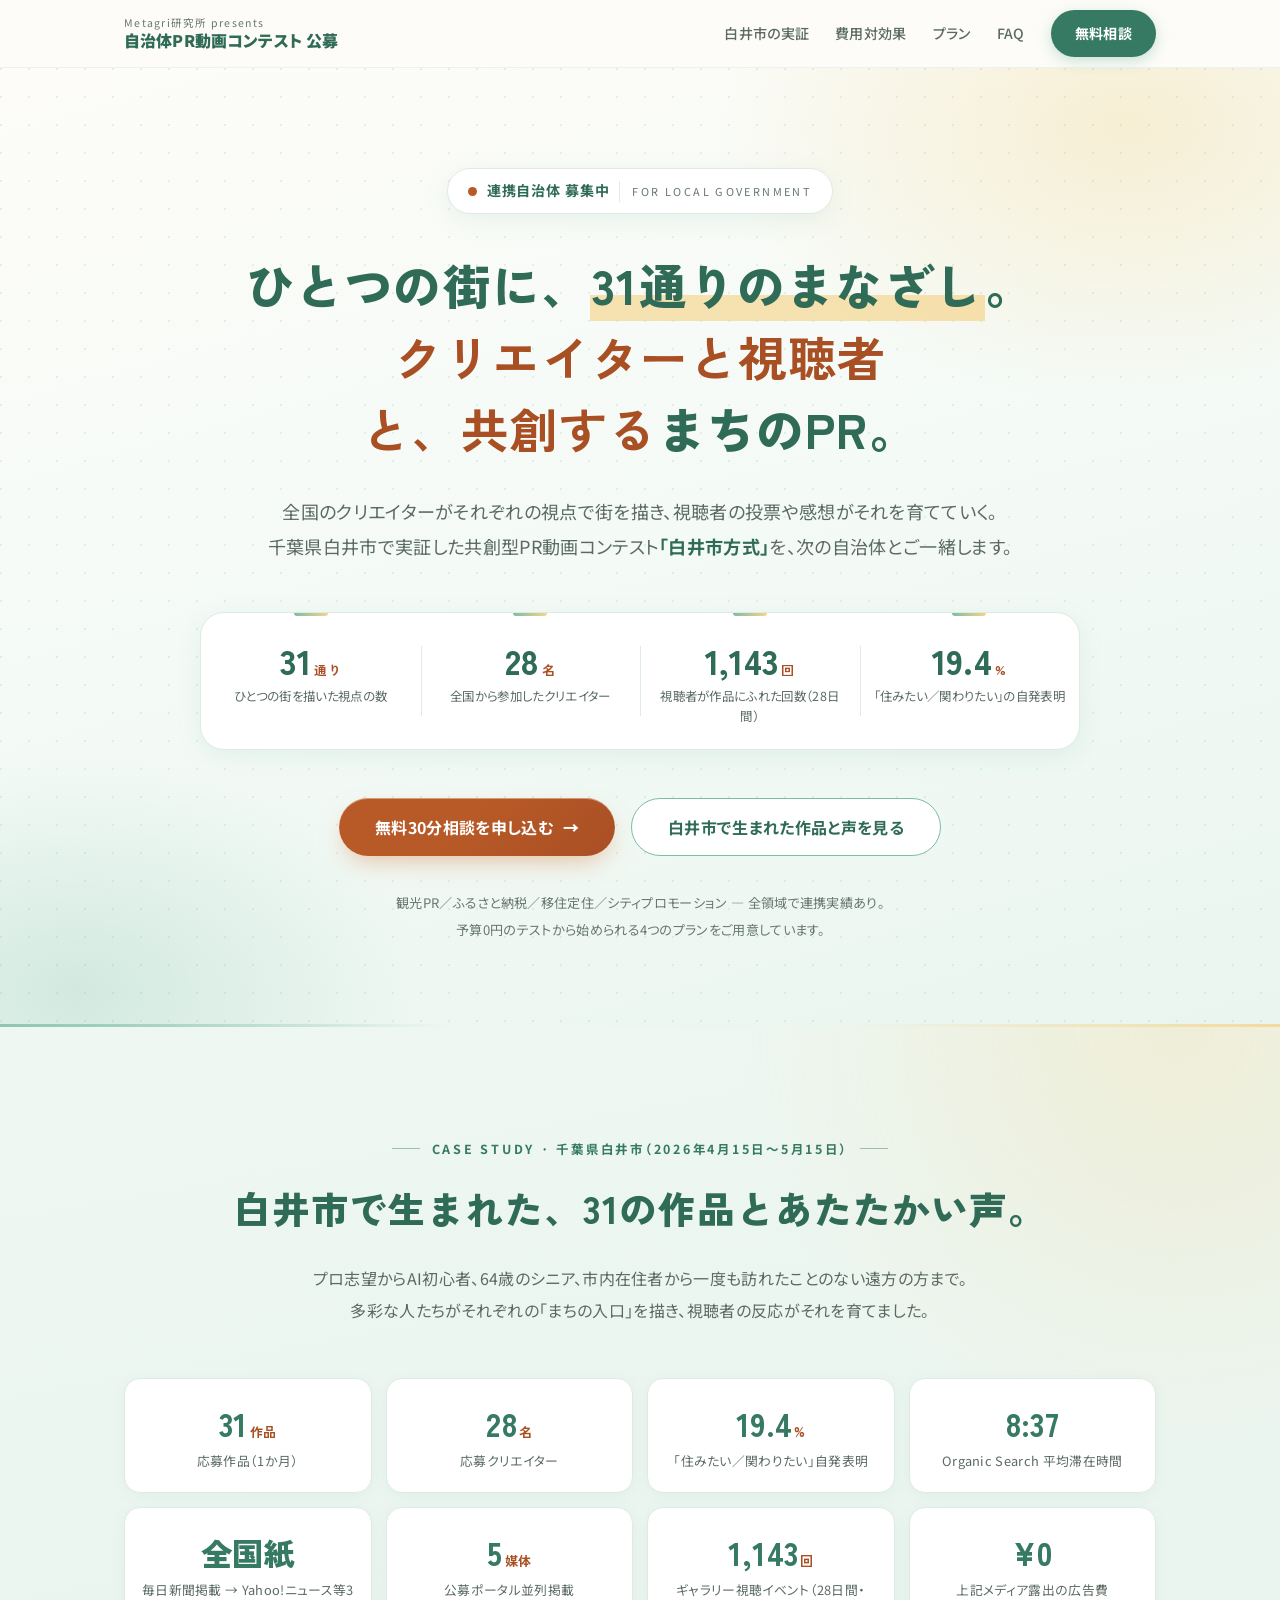
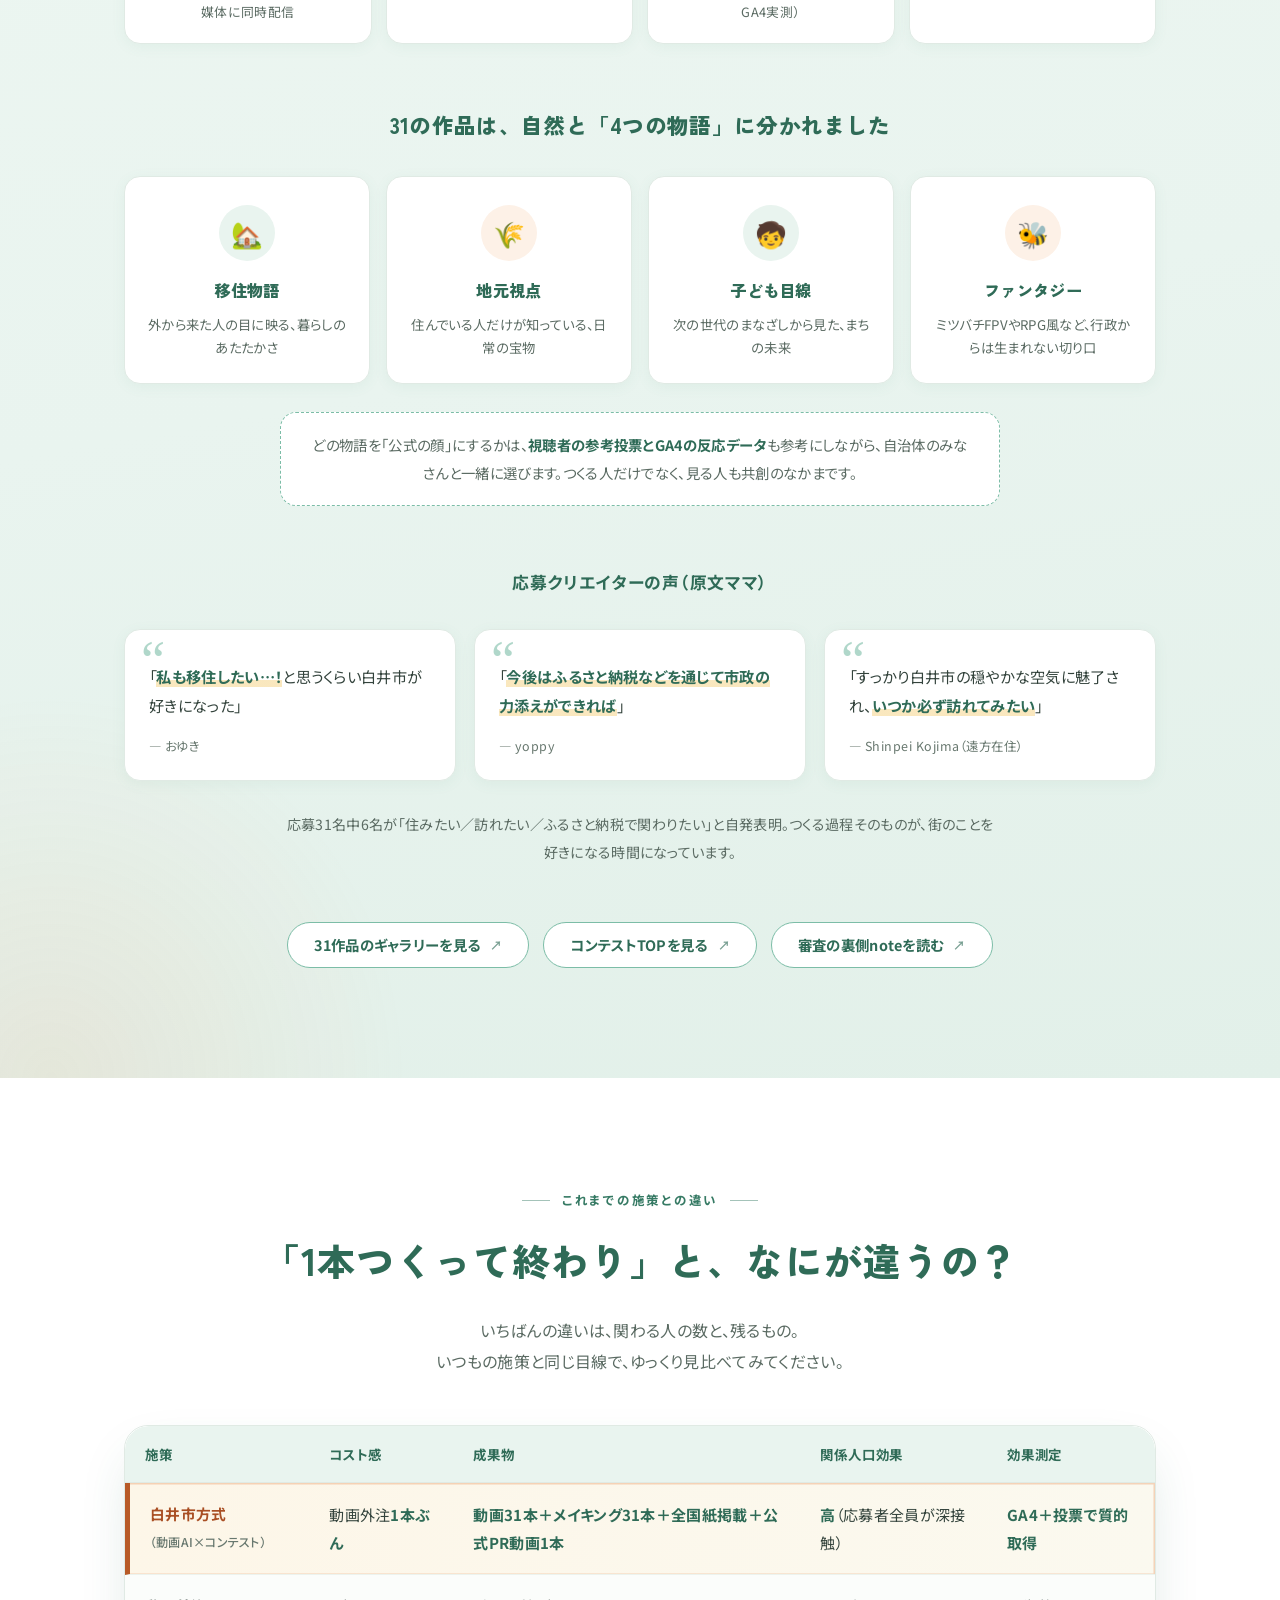
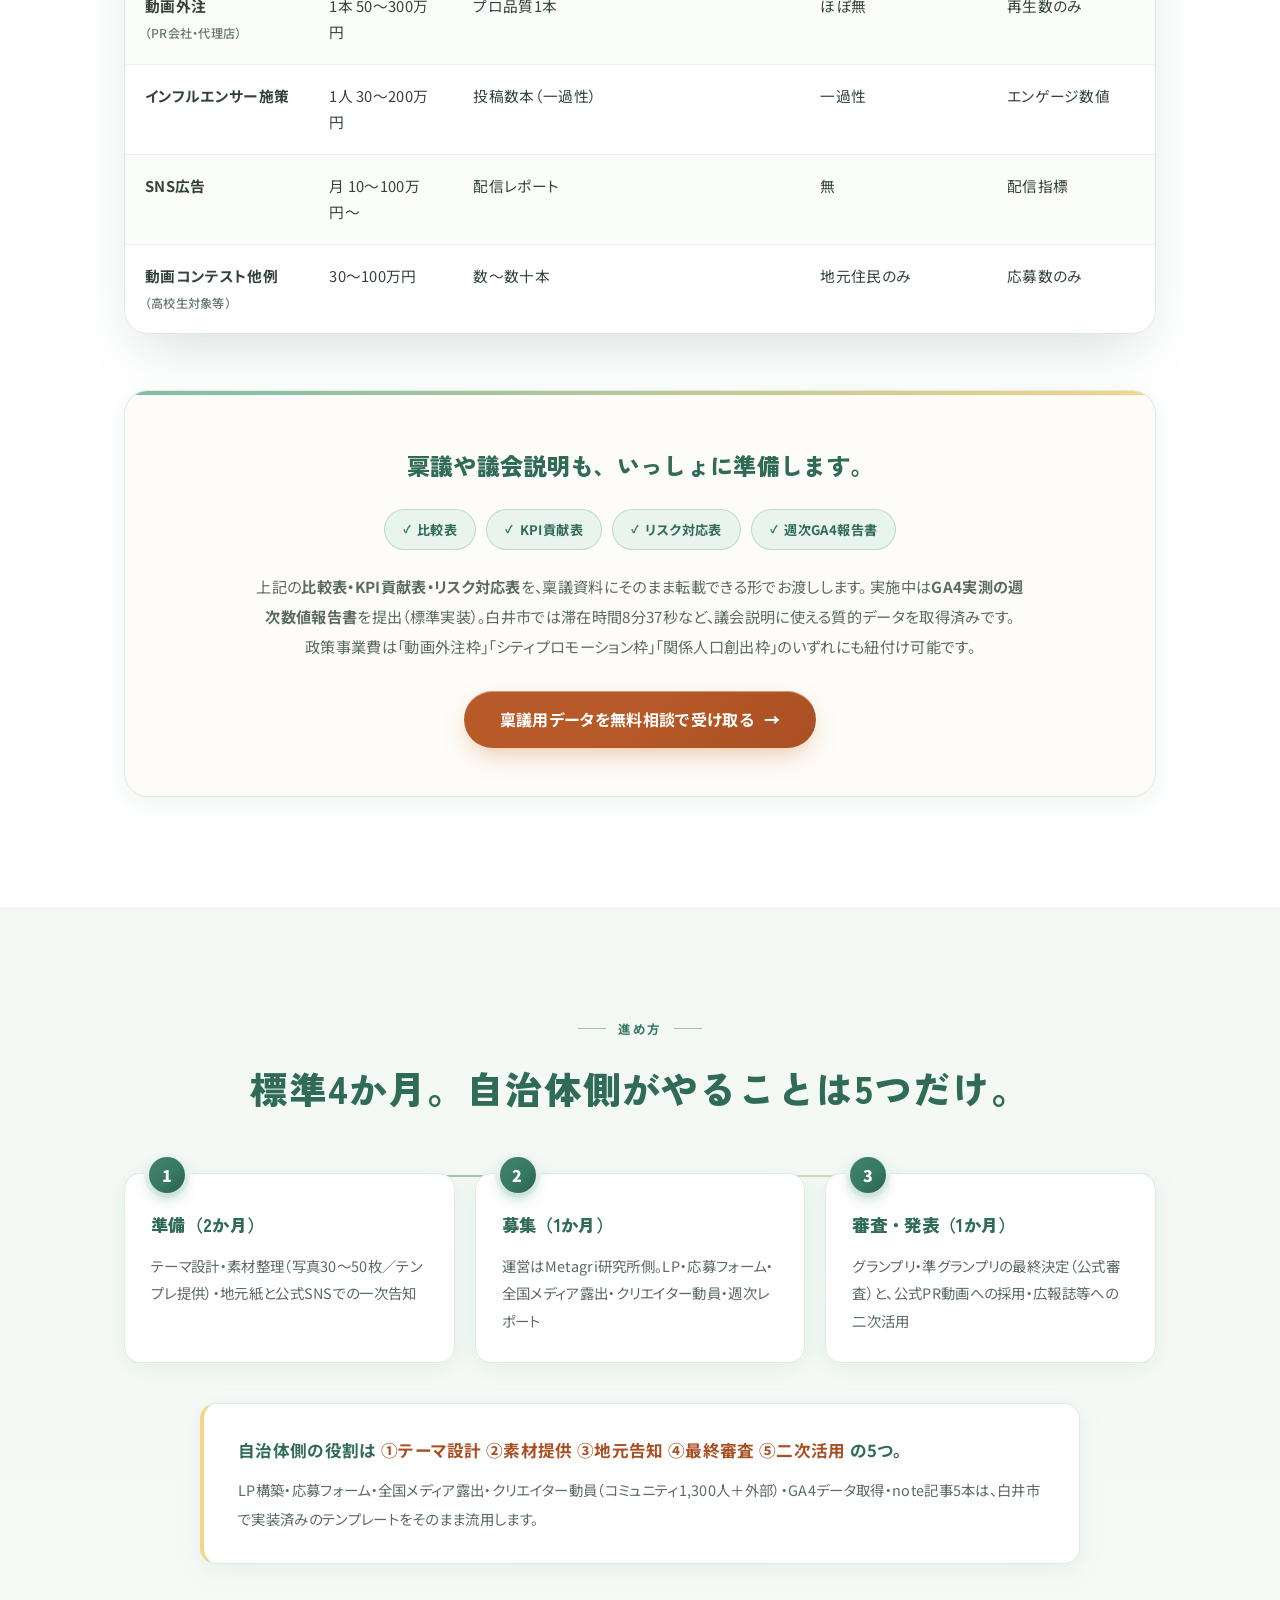
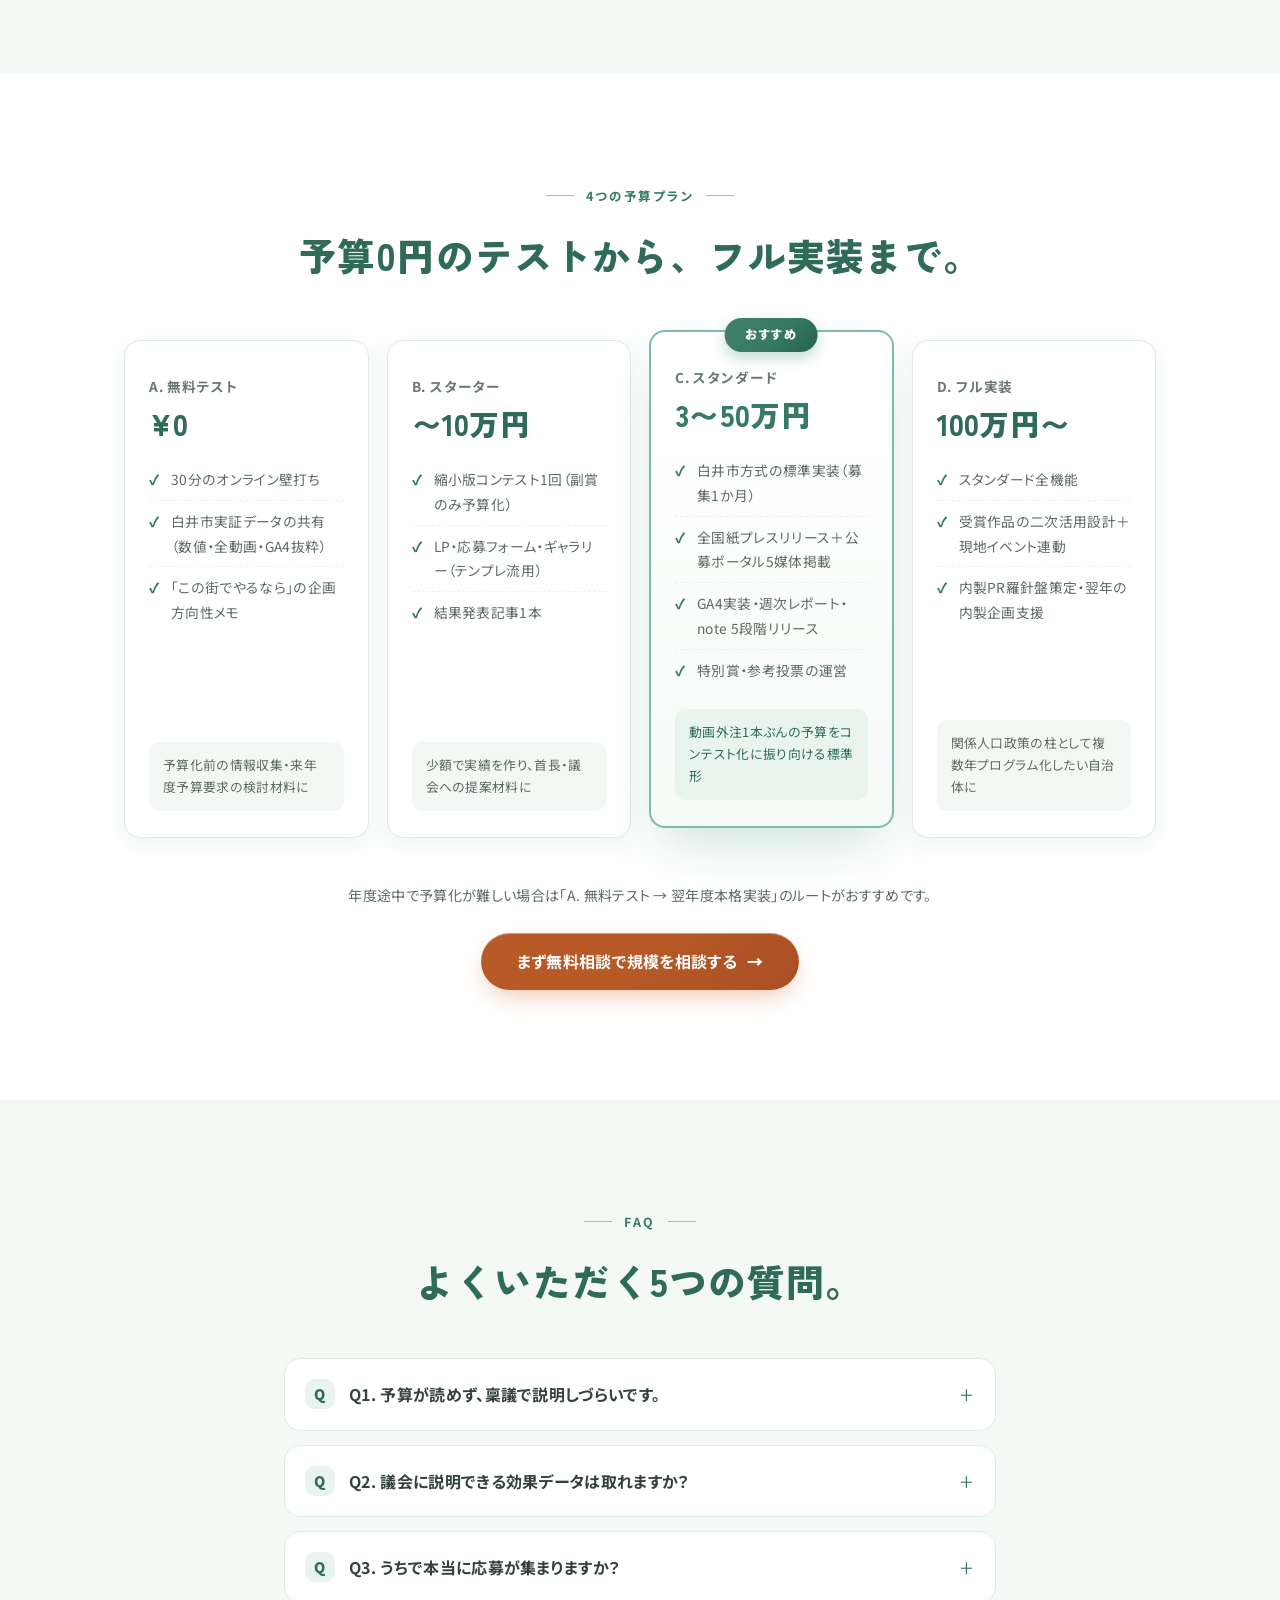
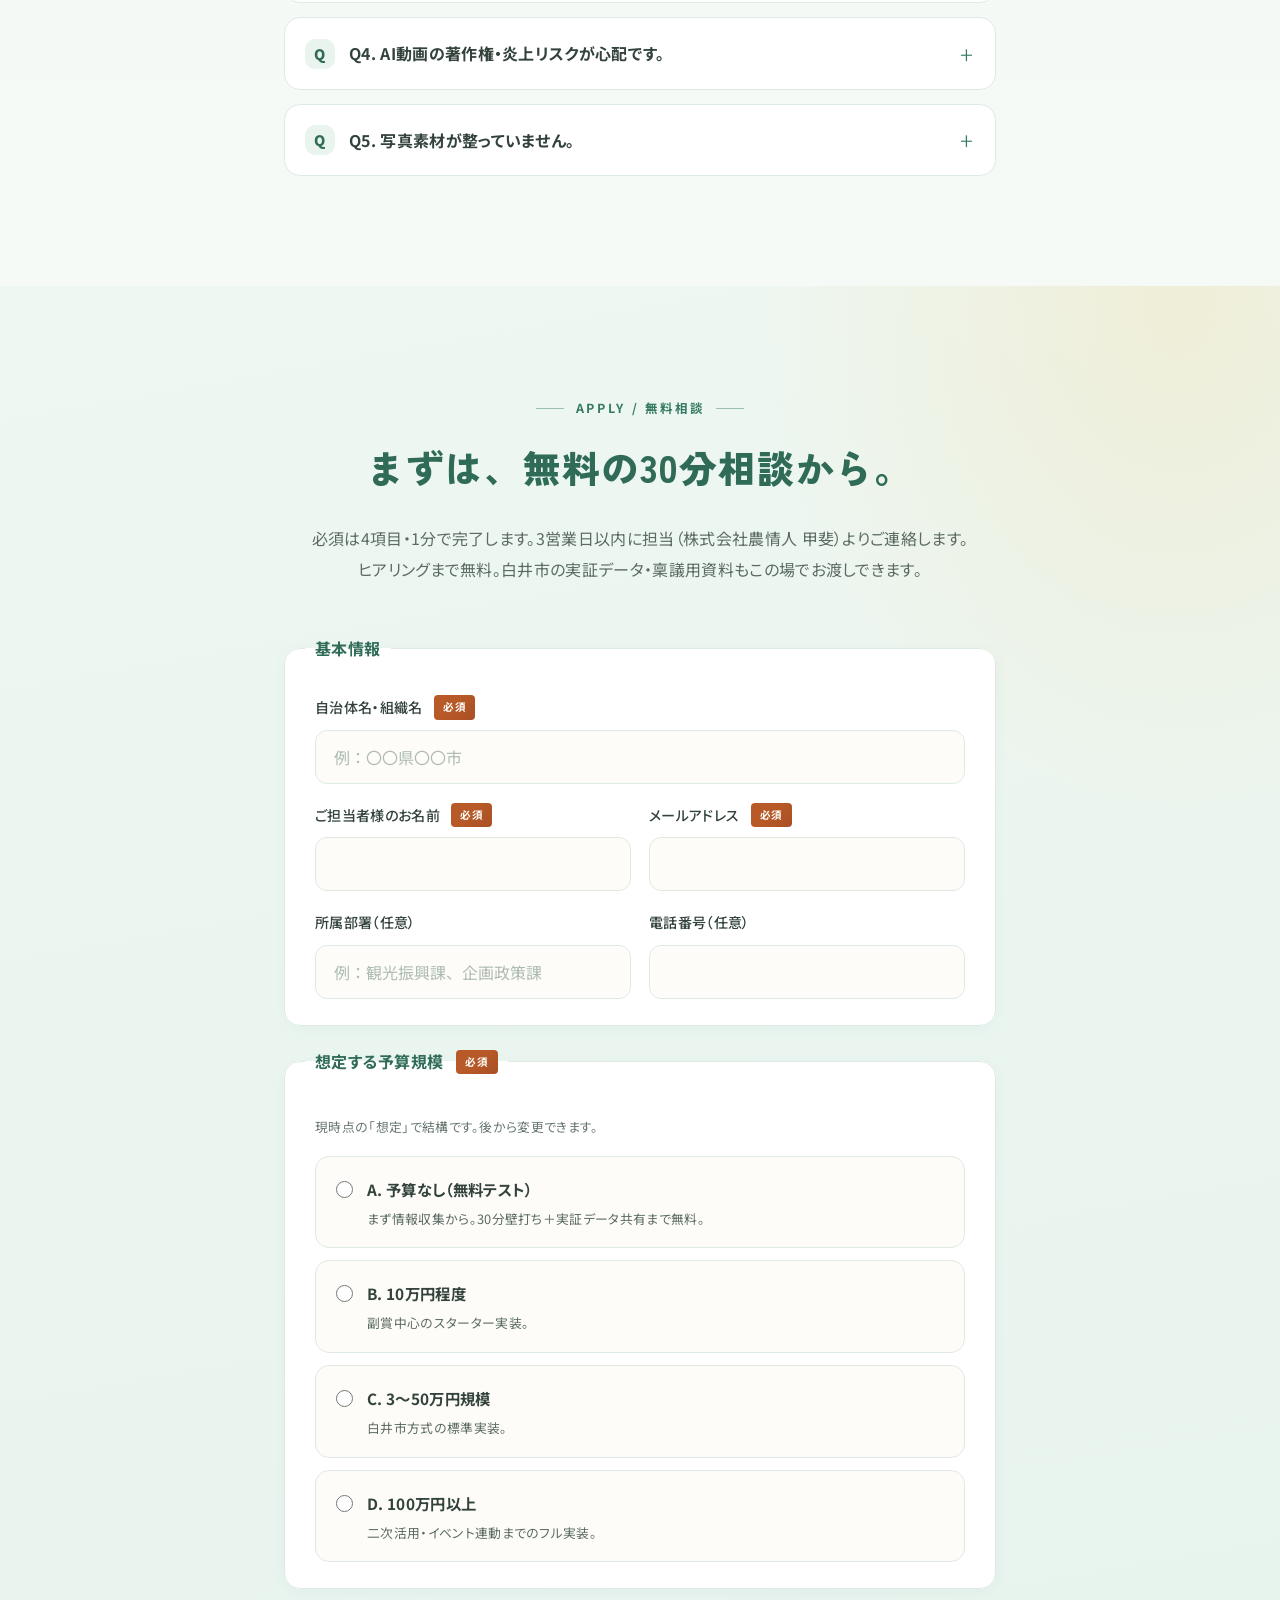
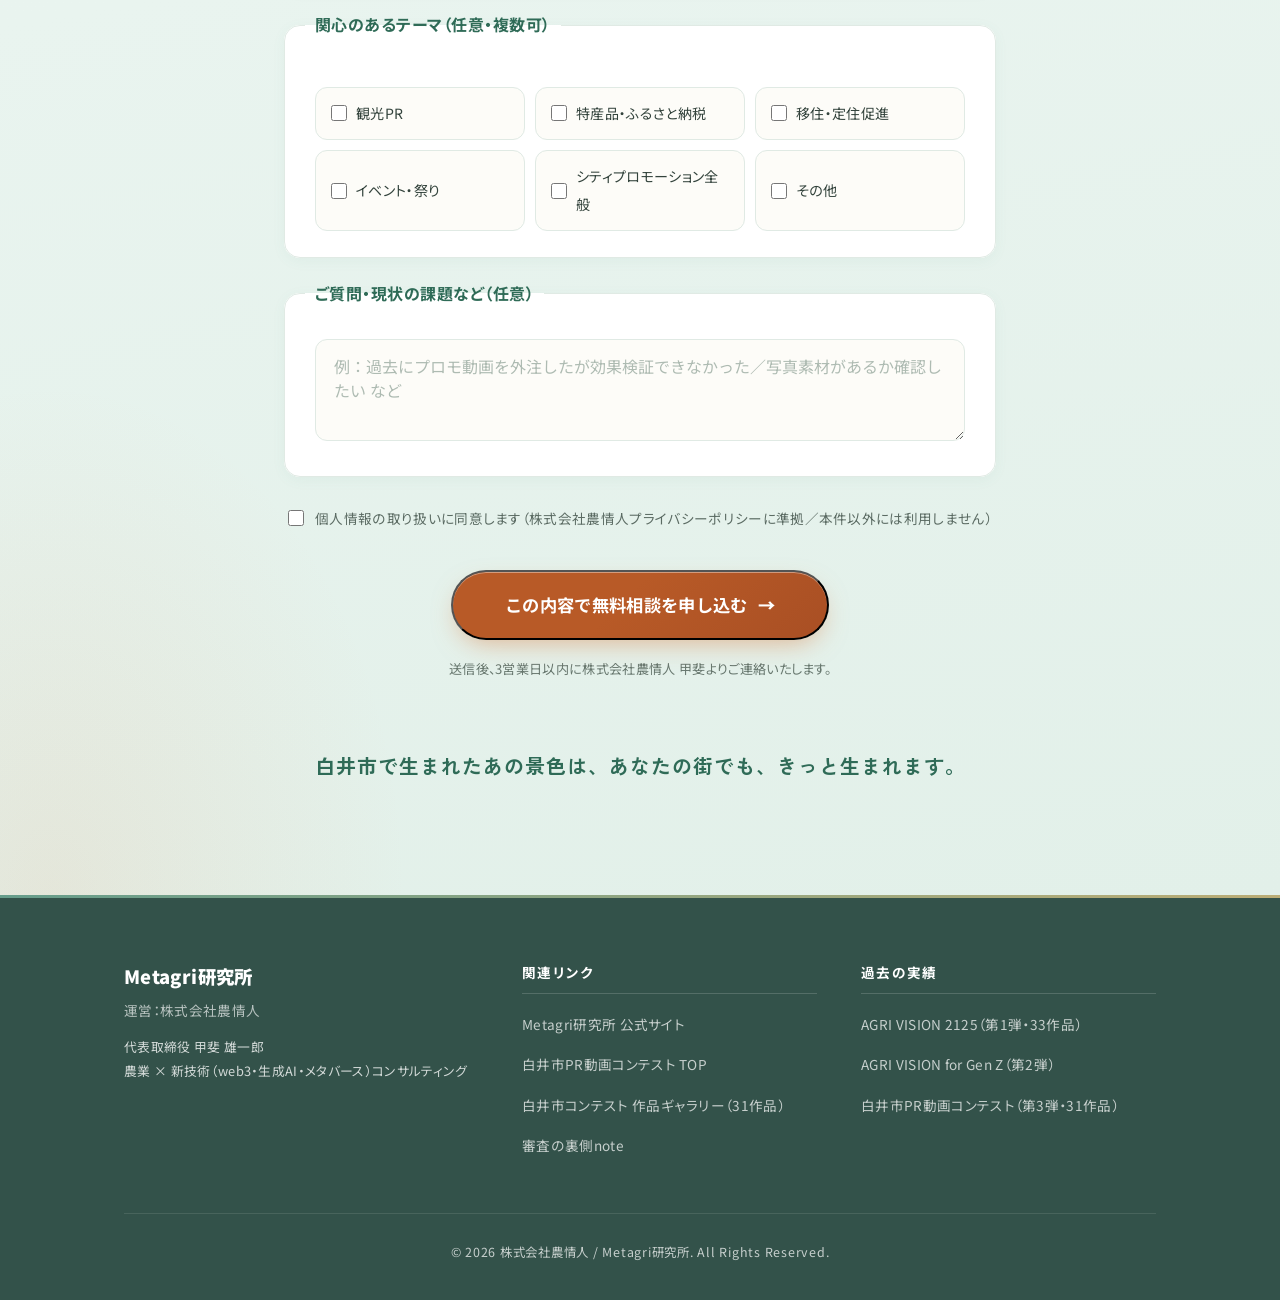
<file: index_v3.html>
<!DOCTYPE html>
<html lang="ja">
<head>
<meta charset="UTF-8" />
<meta name="viewport" content="width=device-width, initial-scale=1.0" />
<meta name="format-detection" content="telephone=no" />
<title>自治体PR動画コンテスト 公募｜31通りのまなざしで、まちの魅力を共創する | Metagri研究所</title>
<meta name="description" content="全国のクリエイターがそれぞれの視点でまちを描き、視聴者の声がそれを育てる。千葉県白井市で実証した共創型PR動画コンテスト「白井市方式」を、次の自治体とご一緒します。予算0円のテストから始められます。" />
<meta name="robots" content="index,follow" />
<meta name="theme-color" content="#4f9e83" />

<!-- OGP -->
<meta property="og:type" content="website" />
<meta property="og:site_name" content="自治体PR動画コンテスト 公募 | Metagri研究所" />
<meta property="og:locale" content="ja_JP" />
<meta property="og:title" content="自治体PR動画コンテスト 公募｜31通りのまなざしで、まちの魅力を共創する。" />
<meta property="og:description" content="全国のクリエイターの多彩な視点と、視聴者の声で育てる共創型PRコンテスト。千葉県白井市で実証済みの「白井市方式」。連携自治体を募集中。" />
<meta name="twitter:card" content="summary_large_image" />
<meta name="twitter:title" content="自治体PR動画コンテスト 公募｜31通りのまなざしで、まちの魅力を共創する。" />
<meta name="twitter:description" content="クリエイターの多彩な視点と視聴者の声で育てる、共創型まちPR。白井市で実証済み。" />

<!-- Fonts -->
<link rel="preconnect" href="https://fonts.googleapis.com" />
<link rel="preconnect" href="https://fonts.gstatic.com" crossorigin />
<link href="https://fonts.googleapis.com/css2?family=Noto+Sans+JP:wght@400;500;700;900&amp;family=Zen+Kaku+Gothic+New:wght@500;700;900&amp;display=swap" rel="stylesheet" />

<link rel="stylesheet" href="style_v3.css" />
</head>
<body>
<div id="lp">

<!-- ===== ヘッダーナビ ===== -->
<header class="nav">
  <div class="nav__inner">
    <a href="#top" class="nav__logo">
      <span class="nav__logo-pre">Metagri研究所 presents</span>
      <span class="nav__logo-main">自治体PR動画コンテスト 公募</span>
    </a>
    <nav class="nav__menu">
      <a href="#case" class="nav__link">白井市の実証</a>
      <a href="#compare" class="nav__link">費用対効果</a>
      <a href="#plans" class="nav__link">プラン</a>
      <a href="#faq" class="nav__link">FAQ</a>
      <a href="#apply" class="nav__cta">無料相談</a>
    </nav>
  </div>
</header>

<!-- ===== ① ヒーロー ===== -->
<section id="top" class="hero">
  <div class="hero__bg" aria-hidden="true"></div>
  <div class="hero__inner">
    <div class="hero__chip" role="status">
      <span class="hero__chip-dot" aria-hidden="true"></span>
      <span class="hero__chip-strong">連携自治体 募集中</span>
      <span class="hero__chip-sub">FOR LOCAL GOVERNMENT</span>
    </div>
    <h1 class="hero__title">
      <span class="hero__title-line">ひとつの街に、<em class="hero__em">31通りのまなざし</em>。</span>
      <span class="hero__title-line"><strong class="hero__accent">クリエイターと視聴者と、<span class="nw">共創する</span></strong>まちのPR。</span>
    </h1>
    <p class="hero__lead">
      全国のクリエイターがそれぞれの視点で街を描き、視聴者の投票や感想がそれを育てていく。<br />
      千葉県白井市で実証した共創型PR動画コンテスト<strong>「白井市方式」</strong>を、次の自治体とご一緒します。
    </p>

    <ul class="hero__stats">
      <li><span class="hero__stat-num">31<span class="unit">通り</span></span><span class="hero__stat-label">ひとつの街を描いた視点の数</span></li>
      <li><span class="hero__stat-num">28<span class="unit">名</span></span><span class="hero__stat-label">全国から参加したクリエイター</span></li>
      <li><span class="hero__stat-num">1,143<span class="unit">回</span></span><span class="hero__stat-label">視聴者が作品にふれた回数（28日間）</span></li>
      <li><span class="hero__stat-num">19.4<span class="unit">%</span></span><span class="hero__stat-label">「住みたい／関わりたい」の自発表明</span></li>
    </ul>

    <div class="hero__cta">
      <a href="#apply" class="btn btn--primary">無料30分相談を申し込む</a>
      <a href="#case" class="btn btn--ghost">白井市で生まれた作品と声を見る</a>
    </div>

    <p class="hero__note">
      観光PR／ふるさと納税／移住定住／シティプロモーション — 全領域で連携実績あり。<br />
      予算0円のテストから始められる4つのプランをご用意しています。
    </p>
  </div>
</section>

<!-- ===== ② 白井市の実証 ===== -->
<section id="case" class="section section--ink">
  <div class="container">
    <p class="section__eyebrow section__eyebrow--light">CASE STUDY · 千葉県白井市（2026年4月15日〜5月15日）</p>
    <h2 class="section__title section__title--light">白井市で生まれた、<br class="sp-only" />31の作品とあたたかい声。</h2>
    <p class="section__lead section__lead--light">
      プロ志望からAI初心者、64歳のシニア、市内在住者から一度も訪れたことのない遠方の方まで。<br />
      多彩な人たちがそれぞれの「まちの入口」を描き、視聴者の反応がそれを育てました。
    </p>

    <div class="facts">
      <div class="facts__item"><p class="facts__num">31<span>作品</span></p><p class="facts__label">応募作品（1か月）</p></div>
      <div class="facts__item"><p class="facts__num">28<span>名</span></p><p class="facts__label">応募クリエイター</p></div>
      <div class="facts__item"><p class="facts__num">19.4<span>%</span></p><p class="facts__label">「住みたい／関わりたい」自発表明</p></div>
      <div class="facts__item"><p class="facts__num">8:37</p><p class="facts__label">Organic Search 平均滞在時間</p></div>
      <div class="facts__item"><p class="facts__num">全国紙</p><p class="facts__label">毎日新聞掲載 → Yahoo!ニュース等3媒体に同時配信</p></div>
      <div class="facts__item"><p class="facts__num">5<span>媒体</span></p><p class="facts__label">公募ポータル並列掲載</p></div>
      <div class="facts__item"><p class="facts__num">1,143<span>回</span></p><p class="facts__label">ギャラリー視聴イベント（28日間・GA4実測）</p></div>
      <div class="facts__item"><p class="facts__num">¥0</p><p class="facts__label">上記メディア露出の広告費</p></div>
    </div>

    <div class="stories">
      <h3 class="stories__head">31の作品は、自然と「4つの物語」に分かれました</h3>
      <div class="stories__grid">
        <div class="story">
          <span class="story__emoji" aria-hidden="true">🏡</span>
          <p class="story__name">移住物語</p>
          <p class="story__desc">外から来た人の目に映る、暮らしのあたたかさ</p>
        </div>
        <div class="story">
          <span class="story__emoji" aria-hidden="true">🌾</span>
          <p class="story__name">地元視点</p>
          <p class="story__desc">住んでいる人だけが知っている、日常の宝物</p>
        </div>
        <div class="story">
          <span class="story__emoji" aria-hidden="true">🧒</span>
          <p class="story__name">子ども目線</p>
          <p class="story__desc">次の世代のまなざしから見た、まちの未来</p>
        </div>
        <div class="story">
          <span class="story__emoji" aria-hidden="true">🐝</span>
          <p class="story__name">ファンタジー</p>
          <p class="story__desc">ミツバチFPVやRPG風など、行政からは生まれない切り口</p>
        </div>
      </div>
      <p class="stories__note">
        どの物語を「公式の顔」にするかは、<strong>視聴者の参考投票とGA4の反応データ</strong>も参考にしながら、自治体のみなさんと一緒に選びます。つくる人だけでなく、見る人も共創のなかまです。
      </p>
    </div>

    <div class="voices">
      <h3 class="voices__head">応募クリエイターの声（原文ママ）</h3>
      <div class="voices__grid">
        <blockquote class="voice"><p>「<strong>私も移住したい…！</strong>と思うくらい白井市が好きになった」</p><cite>— おゆき</cite></blockquote>
        <blockquote class="voice"><p>「<strong>今後はふるさと納税などを通じて市政の力添えができれば</strong>」</p><cite>— yoppy</cite></blockquote>
        <blockquote class="voice"><p>「すっかり白井市の穏やかな空気に魅了され、<strong>いつか必ず訪れてみたい</strong>」</p><cite>— Shinpei Kojima（遠方在住）</cite></blockquote>
      </div>
      <p class="voices__note">応募31名中6名が「住みたい／訪れたい／ふるさと納税で関わりたい」と自発表明。つくる過程そのものが、街のことを好きになる時間になっています。</p>
    </div>

    <div class="case__links">
      <a href="https://shiroi-pr-video-contest.metagri-labo.com/gallery" target="_blank" rel="noopener noreferrer" class="btn btn--ghost-light">31作品のギャラリーを見る</a>
      <a href="https://metagri-labo.com/metagri-shiroi-pr-video-contest/" target="_blank" rel="noopener noreferrer" class="btn btn--ghost-light">コンテストTOPを見る</a>
      <a href="https://note.com/noujoujin/n/n3f6edd912ef4" target="_blank" rel="noopener noreferrer" class="btn btn--ghost-light">審査の裏側noteを読む</a>
    </div>
  </div>
</section>

<!-- ===== ③ 費用対効果比較 ===== -->
<section id="compare" class="section section--white">
  <div class="container">
    <p class="section__eyebrow">これまでの施策との違い</p>
    <h2 class="section__title">「1本つくって終わり」と、<br class="sp-only" />なにが違うの？</h2>
    <p class="section__lead">
      いちばんの違いは、関わる人の数と、残るもの。<br />
      いつもの施策と同じ目線で、ゆっくり見比べてみてください。
    </p>

    <div class="compare__wrap">
      <table class="compare__table">
        <thead>
          <tr>
            <th scope="col">施策</th>
            <th scope="col">コスト感</th>
            <th scope="col">成果物</th>
            <th scope="col">関係人口効果</th>
            <th scope="col">効果測定</th>
          </tr>
        </thead>
        <tbody>
          <tr class="is-hero-row">
            <th scope="row">白井市方式<br /><span class="compare__small">（動画AI×コンテスト）</span></th>
            <td>動画外注<strong>1本ぶん</strong></td>
            <td><strong>動画31本＋メイキング31本＋全国紙掲載＋公式PR動画1本</strong></td>
            <td><strong>高</strong>（応募者全員が深接触）</td>
            <td><strong>GA4＋投票で質的取得</strong></td>
          </tr>
          <tr>
            <th scope="row">動画外注<br /><span class="compare__small">（PR会社・代理店）</span></th>
            <td>1本 50〜300万円</td>
            <td>プロ品質1本</td>
            <td>ほぼ無</td>
            <td>再生数のみ</td>
          </tr>
          <tr>
            <th scope="row">インフルエンサー施策</th>
            <td>1人 30〜200万円</td>
            <td>投稿数本（一過性）</td>
            <td>一過性</td>
            <td>エンゲージ数値</td>
          </tr>
          <tr>
            <th scope="row">SNS広告</th>
            <td>月 10〜100万円〜</td>
            <td>配信レポート</td>
            <td>無</td>
            <td>配信指標</td>
          </tr>
          <tr>
            <th scope="row">動画コンテスト他例<br /><span class="compare__small">（高校生対象等）</span></th>
            <td>30〜100万円</td>
            <td>数〜数十本</td>
            <td>地元住民のみ</td>
            <td>応募数のみ</td>
          </tr>
        </tbody>
      </table>
    </div>

    <div class="ringi">
      <p class="ringi__head">稟議や議会説明も、いっしょに準備します。</p>
      <div class="ringi__chips" aria-hidden="true">
        <span class="ringi__chip">比較表</span>
        <span class="ringi__chip">KPI貢献表</span>
        <span class="ringi__chip">リスク対応表</span>
        <span class="ringi__chip">週次GA4報告書</span>
      </div>
      <p class="ringi__body">
        上記の<strong>比較表・KPI貢献表・リスク対応表</strong>を、稟議資料にそのまま転載できる形でお渡しします。
        実施中は<strong>GA4実測の週次数値報告書</strong>を提出（標準実装）。白井市では滞在時間8分37秒など、議会説明に使える質的データを取得済みです。<br />
        政策事業費は「動画外注枠」「シティプロモーション枠」「関係人口創出枠」のいずれにも紐付け可能です。
      </p>
      <a href="#apply" class="btn btn--primary">稟議用データを無料相談で受け取る</a>
    </div>
  </div>
</section>

<!-- ===== ④ 進め方 ===== -->
<section id="flow" class="section section--mist">
  <div class="container">
    <p class="section__eyebrow">進め方</p>
    <h2 class="section__title">標準4か月。<br class="sp-only" />自治体側がやることは5つだけ。</h2>

    <ol class="flow__steps">
      <li class="flow__step"><span class="flow__month">準備（2か月）</span><p>テーマ設計・素材整理（写真30〜50枚／テンプレ提供）・地元紙と公式SNSでの一次告知</p></li>
      <li class="flow__step"><span class="flow__month">募集（1か月）</span><p>運営はMetagri研究所側。LP・応募フォーム・全国メディア露出・クリエイター動員・週次レポート</p></li>
      <li class="flow__step"><span class="flow__month">審査・発表（1か月）</span><p>グランプリ・準グランプリの最終決定（公式審査）と、公式PR動画への採用・広報誌等への二次活用</p></li>
    </ol>

    <div class="flow__roles">
      <p class="flow__roles-head">自治体側の役割は <strong>①テーマ設計 ②素材提供 ③地元告知 ④最終審査 ⑤二次活用</strong> の5つ。</p>
      <p class="flow__roles-body">LP構築・応募フォーム・全国メディア露出・クリエイター動員（コミュニティ1,300人＋外部）・GA4データ取得・note記事5本は、白井市で実装済みのテンプレートをそのまま流用します。</p>
    </div>
  </div>
</section>

<!-- ===== ⑤ 予算プラン ===== -->
<section id="plans" class="section section--white">
  <div class="container">
    <p class="section__eyebrow">4つの予算プラン</p>
    <h2 class="section__title">予算0円のテストから、<br class="sp-only" />フル実装まで。</h2>

    <div class="plans__grid">
      <article class="plan">
        <p class="plan__tag">A. 無料テスト</p>
        <p class="plan__price">¥0</p>
        <ul class="plan__list">
          <li>30分のオンライン壁打ち</li>
          <li>白井市実証データの共有（数値・全動画・GA4抜粋）</li>
          <li>「この街でやるなら」の企画方向性メモ</li>
        </ul>
        <p class="plan__usebody">予算化前の情報収集・来年度予算要求の検討材料に</p>
      </article>

      <article class="plan">
        <p class="plan__tag">B. スターター</p>
        <p class="plan__price">〜10万円</p>
        <ul class="plan__list">
          <li>縮小版コンテスト1回（副賞のみ予算化）</li>
          <li>LP・応募フォーム・ギャラリー（テンプレ流用）</li>
          <li>結果発表記事1本</li>
        </ul>
        <p class="plan__usebody">少額で実績を作り、首長・議会への提案材料に</p>
      </article>

      <article class="plan is-recommended">
        <p class="plan__ribbon">おすすめ</p>
        <p class="plan__tag">C. スタンダード</p>
        <p class="plan__price">3〜50万円</p>
        <ul class="plan__list">
          <li>白井市方式の標準実装（募集1か月）</li>
          <li>全国紙プレスリリース＋公募ポータル5媒体掲載</li>
          <li>GA4実装・週次レポート・note 5段階リリース</li>
          <li>特別賞・参考投票の運営</li>
        </ul>
        <p class="plan__usebody">動画外注1本ぶんの予算をコンテスト化に振り向ける標準形</p>
      </article>

      <article class="plan">
        <p class="plan__tag">D. フル実装</p>
        <p class="plan__price">100万円〜</p>
        <ul class="plan__list">
          <li>スタンダード全機能</li>
          <li>受賞作品の二次活用設計＋現地イベント連動</li>
          <li>内製PR羅針盤策定・翌年の内製企画支援</li>
        </ul>
        <p class="plan__usebody">関係人口政策の柱として複数年プログラム化したい自治体に</p>
      </article>
    </div>

    <div class="plans__cta">
      <p class="plans__note">年度途中で予算化が難しい場合は「A. 無料テスト → 翌年度本格実装」のルートがおすすめです。</p>
      <a href="#apply" class="btn btn--primary">まず無料相談で規模を相談する</a>
    </div>
  </div>
</section>

<!-- ===== ⑥ FAQ ===== -->
<section id="faq" class="section section--mist">
  <div class="container container--narrow">
    <p class="section__eyebrow">FAQ</p>
    <h2 class="section__title">よくいただく5つの質問。</h2>

    <div class="faq__list">
      <details class="faq__item">
        <summary>Q1. 予算が読めず、稟議で説明しづらいです。</summary>
        <p>単発動画外注1本ぶんを目安に、<strong>運営費＋賞品＋広報費</strong>で切り分けた見積もりをご提示します。稟議資料には「比較表」「KPI貢献表」「リスク対応表」をそのまま転載できる形でお渡しします。</p>
      </details>
      <details class="faq__item">
        <summary>Q2. 議会に説明できる効果データは取れますか？</summary>
        <p>GA4＋投票データ＋制作プロセス記述で<strong>毎週の数値報告書</strong>を提出します（標準実装）。白井市ではアクティブユーザー147名・視聴1,143回・滞在時間8分37秒など、議会説明に使える質的データを取得済みです。</p>
      </details>
      <details class="faq__item">
        <summary>Q3. うちで本当に応募が集まりますか？</summary>
        <p>白井市は<strong>初回試行で1か月31作品</strong>。公募ポータル5媒体並列掲載＋コミュニティ1,300名＋クリエイター個別アプローチで集積を担保し、スタンダード以上では<strong>応募数の最低保証ライン</strong>を事前にすり合わせます。</p>
      </details>
      <details class="faq__item">
        <summary>Q4. AI動画の著作権・炎上リスクが心配です。</summary>
        <p>応募規約で<strong>使用ツール記載・素材出典明記</strong>を義務化し、応募時審査で除外可能な設計です。白井市実装の規約・チェックフローをそのまま流用でき、グランプリ採用前にも別途権利確認を実施します。</p>
      </details>
      <details class="faq__item">
        <summary>Q5. 写真素材が整っていません。</summary>
        <p>白井市は<strong>42枚を6カテゴリに整理</strong>して運用しました。カテゴリ設計テンプレ・ガイドブック雛形・撮影リストの準備パッケージをお渡しします。素材ゼロの場合は撮影パートナーのご紹介も可能です（フル実装）。</p>
      </details>
    </div>
  </div>
</section>

<!-- ===== ⑦ フォーム ===== -->
<section id="apply" class="section section--ink">
  <div class="container container--narrow">
    <p class="section__eyebrow section__eyebrow--light">APPLY / 無料相談</p>
    <h2 class="section__title section__title--light">まずは、無料の30分相談から。</h2>
    <p class="section__lead section__lead--light">
      必須は4項目・1分で完了します。3営業日以内に担当（株式会社農情人 甲斐）よりご連絡します。<br />
      ヒアリングまで無料。白井市の実証データ・稟議用資料もこの場でお渡しできます。
    </p>

    <form id="applyForm" class="form" novalidate>
      <fieldset class="form__set">
        <legend class="form__legend">基本情報</legend>
        <div class="form__row">
          <label for="org" class="form__label">自治体名・組織名 <span class="form__req">必須</span></label>
          <input type="text" id="org" name="org" class="form__input" placeholder="例：〇〇県〇〇市" required />
        </div>
        <div class="form__row form__row--two">
          <div>
            <label for="name" class="form__label">ご担当者様のお名前 <span class="form__req">必須</span></label>
            <input type="text" id="name" name="name" class="form__input" required />
          </div>
          <div>
            <label for="email" class="form__label">メールアドレス <span class="form__req">必須</span></label>
            <input type="email" id="email" name="email" class="form__input" required />
          </div>
        </div>
        <div class="form__row form__row--two">
          <div>
            <label for="dept" class="form__label">所属部署（任意）</label>
            <input type="text" id="dept" name="dept" class="form__input" placeholder="例：観光振興課、企画政策課" />
          </div>
          <div>
            <label for="tel" class="form__label">電話番号（任意）</label>
            <input type="tel" id="tel" name="tel" class="form__input" />
          </div>
        </div>
      </fieldset>

      <fieldset class="form__set">
        <legend class="form__legend">想定する予算規模 <span class="form__req">必須</span></legend>
        <p class="form__hint form__hint--block">現時点の「想定」で結構です。後から変更できます。</p>
        <div class="form__radio-list">
          <label class="form__radio">
            <input type="radio" name="budget" value="A_予算なしで無料テストしたい" required />
            <span class="form__radio-body"><span class="form__radio-head"><strong>A. 予算なし（無料テスト）</strong></span><span class="form__radio-desc">まず情報収集から。30分壁打ち＋実証データ共有まで無料。</span></span>
          </label>
          <label class="form__radio">
            <input type="radio" name="budget" value="B_10万円程度の副賞を準備できる" />
            <span class="form__radio-body"><span class="form__radio-head"><strong>B. 10万円程度</strong></span><span class="form__radio-desc">副賞中心のスターター実装。</span></span>
          </label>
          <label class="form__radio">
            <input type="radio" name="budget" value="C_3-50万円規模の広報予算が取れる" />
            <span class="form__radio-body"><span class="form__radio-head"><strong>C. 3〜50万円規模</strong></span><span class="form__radio-desc">白井市方式の標準実装。</span></span>
          </label>
          <label class="form__radio">
            <input type="radio" name="budget" value="D_100万円以上の予算を組める" />
            <span class="form__radio-body"><span class="form__radio-head"><strong>D. 100万円以上</strong></span><span class="form__radio-desc">二次活用・イベント連動までのフル実装。</span></span>
          </label>
        </div>
      </fieldset>

      <fieldset class="form__set">
        <legend class="form__legend">関心のあるテーマ（任意・複数可）</legend>
        <div class="form__check-grid">
          <label class="form__check"><input type="checkbox" name="theme" value="観光PR" /><span>観光PR</span></label>
          <label class="form__check"><input type="checkbox" name="theme" value="特産品・ふるさと納税" /><span>特産品・ふるさと納税</span></label>
          <label class="form__check"><input type="checkbox" name="theme" value="移住・定住促進" /><span>移住・定住促進</span></label>
          <label class="form__check"><input type="checkbox" name="theme" value="イベント・祭り" /><span>イベント・祭り</span></label>
          <label class="form__check"><input type="checkbox" name="theme" value="シティプロモーション全般" /><span>シティプロモーション全般</span></label>
          <label class="form__check"><input type="checkbox" name="theme" value="その他" /><span>その他</span></label>
        </div>
      </fieldset>

      <fieldset class="form__set">
        <legend class="form__legend">ご質問・現状の課題など（任意）</legend>
        <textarea id="other" name="other" class="form__textarea" rows="3" placeholder="例：過去にプロモ動画を外注したが効果検証できなかった／写真素材があるか確認したい など"></textarea>
      </fieldset>

      <fieldset class="form__set form__set--agree">
        <label class="form__agree">
          <input type="checkbox" name="agree" required />
          <span>個人情報の取り扱いに同意します（株式会社農情人プライバシーポリシーに準拠／本件以外には利用しません）</span>
        </label>
      </fieldset>

      <div class="form__submit">
        <button type="submit" class="btn btn--primary btn--large">この内容で無料相談を申し込む</button>
        <p class="form__after">送信後、3営業日以内に株式会社農情人 甲斐よりご連絡いたします。</p>
      </div>

      <div id="formMessage" class="form__msg" role="status" aria-live="polite"></div>
    </form>

    <p class="closing__line">白井市で生まれたあの景色は、あなたの街でも、きっと生まれます。</p>
  </div>
</section>

<!-- ===== フッター ===== -->
<footer class="footer">
  <div class="container">
    <div class="footer__cols">
      <div class="footer__col">
        <p class="footer__brand">Metagri研究所</p>
        <p class="footer__brand-sub">運営：株式会社農情人</p>
        <p class="footer__addr">代表取締役 甲斐 雄一郎<br />農業 × 新技術（web3・生成AI・メタバース）コンサルティング</p>
      </div>
      <div class="footer__col">
        <p class="footer__head">関連リンク</p>
        <ul class="footer__list">
          <li><a href="https://metagri-labo.com/" target="_blank" rel="noopener noreferrer">Metagri研究所 公式サイト</a></li>
          <li><a href="https://metagri-labo.com/metagri-shiroi-pr-video-contest/" target="_blank" rel="noopener noreferrer">白井市PR動画コンテスト TOP</a></li>
          <li><a href="https://shiroi-pr-video-contest.metagri-labo.com/gallery" target="_blank" rel="noopener noreferrer">白井市コンテスト 作品ギャラリー（31作品）</a></li>
          <li><a href="https://note.com/noujoujin/n/n3f6edd912ef4" target="_blank" rel="noopener noreferrer">審査の裏側note</a></li>
        </ul>
      </div>
      <div class="footer__col">
        <p class="footer__head">過去の実績</p>
        <ul class="footer__list">
          <li><a href="https://agri-vision.metagri-labo.com/results/" target="_blank" rel="noopener noreferrer">AGRI VISION 2125（第1弾・33作品）</a></li>
          <li><a href="https://agrivision-genz-2025.metagri-labo.com/awards" target="_blank" rel="noopener noreferrer">AGRI VISION for Gen Z（第2弾）</a></li>
          <li><a href="https://shiroi-pr-video-contest.metagri-labo.com/gallery" target="_blank" rel="noopener noreferrer">白井市PR動画コンテスト（第3弾・31作品）</a></li>
        </ul>
      </div>
    </div>
    <p class="footer__copy">© 2026 株式会社農情人 / Metagri研究所. All Rights Reserved.</p>
  </div>
</footer>

</div>
<script src="script.js" defer></script>
</body>
</html>
</file>
<file: style.css>
/* =====================================================================
   自治体PR動画コンテスト 公募LP — style.css
   Design: Public / Trustworthy
     base : Ink Navy (#0f3057)
     accent: Mint Teal (#28a89a) + Gold (#c89b3c)
   ===================================================================== */

/* ---------- CSS Variables ---------- */
:root {
  --ink:        #0f3057;
  --ink-2:      #163d6e;
  --ink-3:      #1b4d8a;
  --mint:       #28a89a;
  --mint-2:     #1f8c7f;
  --mint-light: #e6f5f3;
  --gold:       #c89b3c;
  --gold-2:     #a37e2c;
  --bg:         #f6f8fb;
  --bg-mist:    #eef2f7;
  --white:      #ffffff;
  --text:       #1d2939;
  --text-mid:   #475467;
  --text-light: #667085;
  --border:     #dbe2eb;
  --border-soft:#e9eef4;
  --shadow:     0 6px 24px rgba(15, 48, 87, 0.08);
  --shadow-lg:  0 18px 48px rgba(15, 48, 87, 0.12);
  --radius:     12px;
  --radius-lg:  20px;
  --transition: 0.25s ease;
}

/* ---------- Reset ---------- */
*, *::before, *::after { box-sizing: border-box; margin: 0; padding: 0; }
html { scroll-behavior: smooth; -webkit-text-size-adjust: 100%; }
body {
  font-family: 'Noto Sans JP', 'Hiragino Kaku Gothic ProN', -apple-system, BlinkMacSystemFont, sans-serif;
  color: var(--text);
  background: var(--bg);
  line-height: 1.85;
  -webkit-font-smoothing: antialiased;
  overflow-x: hidden;
}
img { max-width: 100%; height: auto; display: block; }
a { color: var(--ink-3); text-decoration: none; transition: var(--transition); }
a:hover { color: var(--mint-2); }
ul, ol { list-style: none; }
button { font-family: inherit; cursor: pointer; }

/* ---------- Utility ---------- */
.container { max-width: 1120px; margin: 0 auto; padding: 0 24px; }
.container--narrow { max-width: 760px; }
.sp-only { display: none; }
@media (max-width: 767px) { .sp-only { display: inline; } }

/* ---------- Section base ---------- */
.section {
  padding: 96px 0;
}
.section--white { background: var(--white); }
.section--mist  { background: var(--bg-mist); }
.section--ink   { background: var(--ink); color: var(--white); }

.section__eyebrow {
  text-align: center;
  font-size: 0.82rem;
  font-weight: 700;
  letter-spacing: 0.18em;
  color: var(--mint-2);
  text-transform: uppercase;
  margin-bottom: 14px;
}
.section__eyebrow--light { color: var(--mint); }

.section__title {
  font-family: 'Zen Kaku Gothic New', 'Noto Sans JP', sans-serif;
  font-weight: 900;
  font-size: clamp(1.7rem, 3.6vw, 2.5rem);
  text-align: center;
  line-height: 1.5;
  color: var(--ink);
  margin-bottom: 24px;
}
.section__title--light { color: var(--white); }

.section__lead {
  text-align: center;
  font-size: 1.02rem;
  color: var(--text-mid);
  line-height: 2;
  margin-bottom: 56px;
}
.section__lead--light { color: rgba(255, 255, 255, 0.85); }

/* ---------- Buttons ---------- */
.btn {
  display: inline-flex;
  align-items: center;
  justify-content: center;
  gap: 6px;
  padding: 16px 32px;
  border-radius: 999px;
  font-weight: 700;
  font-size: 0.98rem;
  letter-spacing: 0.02em;
  transition: var(--transition);
  border: 2px solid transparent;
  white-space: nowrap;
  text-align: center;
}
.btn--primary {
  background: linear-gradient(135deg, var(--mint) 0%, var(--mint-2) 100%);
  color: var(--white);
  box-shadow: 0 8px 20px rgba(40, 168, 154, 0.32);
}
.btn--primary:hover {
  transform: translateY(-2px);
  box-shadow: 0 12px 26px rgba(40, 168, 154, 0.42);
  color: var(--white);
}
.btn--ghost {
  background: var(--white);
  color: var(--ink);
  border-color: var(--ink);
}
.btn--ghost:hover { background: var(--ink); color: var(--white); }

.btn--ghost-light {
  background: transparent;
  color: var(--white);
  border-color: rgba(255, 255, 255, 0.45);
}
.btn--ghost-light:hover {
  background: rgba(255, 255, 255, 0.1);
  border-color: var(--white);
  color: var(--white);
}

.btn--large {
  padding: 20px 44px;
  font-size: 1.05rem;
}

/* ---------- Navigation ---------- */
.nav {
  position: sticky;
  top: 0;
  z-index: 100;
  background: rgba(255, 255, 255, 0.96);
  backdrop-filter: blur(10px);
  -webkit-backdrop-filter: blur(10px);
  border-bottom: 1px solid var(--border-soft);
}
.nav__inner {
  max-width: 1200px;
  margin: 0 auto;
  padding: 14px 24px;
  display: flex;
  align-items: center;
  justify-content: space-between;
  gap: 16px;
}
.nav__logo { display: flex; flex-direction: column; line-height: 1.2; }
.nav__logo-pre {
  font-size: 0.7rem;
  color: var(--text-light);
  font-weight: 500;
}
.nav__logo-main {
  font-size: 1.02rem;
  font-weight: 900;
  color: var(--ink);
  font-family: 'Zen Kaku Gothic New', sans-serif;
}
.nav__menu {
  display: flex;
  align-items: center;
  gap: 22px;
}
.nav__link {
  font-size: 0.92rem;
  color: var(--text-mid);
  font-weight: 500;
}
.nav__link:hover { color: var(--ink); }
.nav__cta {
  background: var(--ink);
  color: var(--white);
  padding: 10px 20px;
  border-radius: 999px;
  font-size: 0.9rem;
  font-weight: 700;
}
.nav__cta:hover { background: var(--mint-2); color: var(--white); }

@media (max-width: 767px) {
  .nav__menu .nav__link:not(.nav__cta) { display: none; }
  .nav__inner { padding: 10px 16px; }
  .nav__logo-main { font-size: 0.92rem; }
}

/* =====================================================================
   ① Hero
   ===================================================================== */
.hero {
  position: relative;
  padding: 100px 0 110px;
  background: linear-gradient(180deg, #0f3057 0%, #163d6e 60%, #1b4d8a 100%);
  color: var(--white);
  overflow: hidden;
}
.hero__bg {
  position: absolute; inset: 0;
  background:
    radial-gradient(circle at 18% 28%, rgba(40, 168, 154, 0.22) 0%, transparent 45%),
    radial-gradient(circle at 82% 72%, rgba(200, 155, 60, 0.18) 0%, transparent 50%),
    repeating-linear-gradient(45deg, transparent 0 20px, rgba(255,255,255,0.015) 20px 40px);
  pointer-events: none;
}
.hero__inner {
  position: relative;
  max-width: 1080px;
  margin: 0 auto;
  padding: 0 24px;
  text-align: center;
}
.hero__eyebrow {
  font-size: 0.78rem;
  letter-spacing: 0.24em;
  color: var(--mint);
  font-weight: 700;
  margin-bottom: 22px;
  text-transform: uppercase;
}
.hero__title {
  font-family: 'Zen Kaku Gothic New', sans-serif;
  font-weight: 900;
  font-size: clamp(2rem, 5.4vw, 3.6rem);
  line-height: 1.4;
  margin-bottom: 28px;
}
.hero__title-line { display: block; }
.hero__accent {
  color: var(--mint);
  position: relative;
  padding: 0 4px;
}
.hero__accent::after {
  content: '';
  position: absolute;
  left: 0; right: 0; bottom: 4px;
  height: 8px;
  background: rgba(40, 168, 154, 0.22);
  z-index: -1;
}
.hero__lead {
  font-size: clamp(0.98rem, 1.6vw, 1.12rem);
  color: rgba(255, 255, 255, 0.88);
  line-height: 2;
  margin-bottom: 44px;
}
.hero__lead strong { color: var(--mint); font-weight: 700; }

/* Stat cards */
.hero__stats {
  display: grid;
  grid-template-columns: repeat(4, 1fr);
  gap: 14px;
  max-width: 920px;
  margin: 0 auto 44px;
}
.hero__stats li {
  background: rgba(255, 255, 255, 0.07);
  border: 1px solid rgba(255, 255, 255, 0.14);
  border-radius: var(--radius);
  padding: 22px 14px 18px;
  text-align: center;
  backdrop-filter: blur(6px);
}
.hero__stat-num {
  display: block;
  font-family: 'Zen Kaku Gothic New', sans-serif;
  font-size: clamp(1.7rem, 3.8vw, 2.6rem);
  font-weight: 900;
  color: var(--mint);
  line-height: 1.1;
  margin-bottom: 8px;
}
.hero__stat-num .unit {
  font-size: 0.5em;
  margin-left: 4px;
  color: rgba(255, 255, 255, 0.8);
}
.hero__stat-label {
  font-size: 0.78rem;
  color: rgba(255, 255, 255, 0.78);
  display: block;
  line-height: 1.5;
}

.hero__cta {
  display: flex;
  justify-content: center;
  flex-wrap: wrap;
  gap: 14px;
  margin-bottom: 28px;
}
.hero__note {
  max-width: 720px;
  margin: 0 auto;
  font-size: 0.84rem;
  line-height: 1.85;
  color: rgba(255, 255, 255, 0.7);
}
.hero__note strong { color: var(--white); }

@media (max-width: 767px) {
  .hero { padding: 60px 0 70px; }
  .hero__stats {
    grid-template-columns: repeat(2, 1fr);
    gap: 10px;
  }
}

/* =====================================================================
   ② Problem
   ===================================================================== */
.problem__grid {
  display: grid;
  grid-template-columns: repeat(3, 1fr);
  gap: 24px;
  margin-bottom: 48px;
}
.problem__card {
  background: var(--white);
  border: 1px solid var(--border-soft);
  border-radius: var(--radius);
  padding: 32px 26px;
  transition: var(--transition);
  position: relative;
}
.problem__card:hover {
  transform: translateY(-4px);
  box-shadow: var(--shadow);
  border-color: var(--mint);
}
.problem__num {
  font-family: 'Zen Kaku Gothic New', sans-serif;
  font-size: 0.9rem;
  font-weight: 700;
  color: var(--mint-2);
  letter-spacing: 0.1em;
  margin-bottom: 14px;
}
.problem__head {
  font-size: 1.12rem;
  font-weight: 800;
  color: var(--ink);
  margin-bottom: 14px;
  line-height: 1.55;
}
.problem__body {
  font-size: 0.95rem;
  color: var(--text-mid);
  line-height: 1.85;
}
.problem__body strong { color: var(--ink); font-weight: 700; }

.problem__answer {
  background: linear-gradient(135deg, var(--ink) 0%, var(--ink-3) 100%);
  border-radius: var(--radius-lg);
  padding: 44px 36px;
  text-align: center;
  color: var(--white);
  margin-top: 16px;
}
.problem__answer-pre {
  font-size: 0.9rem;
  color: var(--mint);
  letter-spacing: 0.18em;
  margin-bottom: 14px;
  font-weight: 700;
}
.problem__answer-main {
  font-size: clamp(1.2rem, 2.6vw, 1.6rem);
  font-weight: 800;
  line-height: 1.7;
  margin-bottom: 18px;
}
.problem__answer-em {
  color: var(--mint);
  display: inline-block;
  padding: 2px 6px;
}
.problem__answer-sub {
  font-size: 0.96rem;
  color: rgba(255, 255, 255, 0.85);
  line-height: 2;
}
.problem__answer-sub strong { color: var(--gold); font-weight: 700; }

@media (max-width: 767px) {
  .problem__grid { grid-template-columns: 1fr; }
}

/* =====================================================================
   ③ Case Study (Ink section)
   ===================================================================== */
.case__grid {
  display: grid;
  grid-template-columns: repeat(2, 1fr);
  gap: 20px;
  margin-bottom: 56px;
}
.case__card {
  background: rgba(255, 255, 255, 0.05);
  border: 1px solid rgba(255, 255, 255, 0.14);
  border-radius: var(--radius);
  padding: 30px 28px;
  transition: var(--transition);
}
.case__card:hover {
  background: rgba(255, 255, 255, 0.08);
  border-color: var(--mint);
}
.case__label {
  font-size: 0.78rem;
  color: var(--mint);
  letter-spacing: 0.14em;
  font-weight: 700;
  margin-bottom: 10px;
  text-transform: uppercase;
}
.case__big {
  font-family: 'Zen Kaku Gothic New', sans-serif;
  font-size: clamp(2.4rem, 5vw, 3.4rem);
  font-weight: 900;
  color: var(--white);
  line-height: 1.1;
  margin-bottom: 16px;
}
.case__unit {
  font-size: 0.4em;
  color: rgba(255, 255, 255, 0.7);
  margin-left: 6px;
  font-weight: 700;
}
.case__text {
  font-size: 0.95rem;
  color: rgba(255, 255, 255, 0.82);
  line-height: 2;
}
.case__text strong { color: var(--white); font-weight: 700; }
.case__text em {
  color: var(--gold);
  font-style: normal;
  font-weight: 700;
}

/* Voices */
.voices {
  margin-top: 24px;
  padding-top: 56px;
  border-top: 1px solid rgba(255, 255, 255, 0.14);
}
.voices__head {
  text-align: center;
  font-size: 1.1rem;
  font-weight: 700;
  color: var(--white);
  margin-bottom: 36px;
}
.voices__grid {
  display: grid;
  grid-template-columns: repeat(3, 1fr);
  gap: 20px;
}
.voice {
  background: rgba(255, 255, 255, 0.06);
  border-left: 3px solid var(--mint);
  padding: 22px 20px;
  border-radius: 0 var(--radius) var(--radius) 0;
}
.voice p {
  font-size: 0.94rem;
  line-height: 1.85;
  color: rgba(255, 255, 255, 0.92);
  margin-bottom: 10px;
}
.voice strong { color: var(--mint); font-weight: 700; }
.voice cite {
  display: block;
  font-style: normal;
  font-size: 0.82rem;
  color: rgba(255, 255, 255, 0.6);
  text-align: right;
}

.case__links {
  display: flex;
  justify-content: center;
  flex-wrap: wrap;
  gap: 12px;
  margin-top: 48px;
}

@media (max-width: 767px) {
  .case__grid { grid-template-columns: 1fr; }
  .voices__grid { grid-template-columns: 1fr; }
}

/* =====================================================================
   ④ Value
   ===================================================================== */
.value__grid {
  display: grid;
  grid-template-columns: repeat(3, 1fr);
  gap: 24px;
}
.value__card {
  background: var(--white);
  border: 1px solid var(--border-soft);
  border-top: 4px solid var(--mint);
  border-radius: var(--radius);
  padding: 36px 28px;
  transition: var(--transition);
}
.value__card:hover {
  box-shadow: var(--shadow);
  transform: translateY(-4px);
}
.value__no {
  display: inline-block;
  font-family: 'Zen Kaku Gothic New', sans-serif;
  font-size: 0.92rem;
  font-weight: 900;
  color: var(--mint);
  background: var(--mint-light);
  padding: 4px 12px;
  border-radius: 6px;
  margin-bottom: 16px;
}
.value__head {
  font-size: 1.32rem;
  font-weight: 900;
  color: var(--ink);
  margin-bottom: 8px;
  line-height: 1.5;
}
.value__sub {
  font-size: 0.9rem;
  color: var(--text-mid);
  margin-bottom: 22px;
  font-weight: 500;
  line-height: 1.7;
}
.value__list {
  border-top: 1px solid var(--border-soft);
  padding-top: 20px;
}
.value__list li {
  font-size: 0.92rem;
  line-height: 1.95;
  color: var(--text-mid);
  padding-left: 18px;
  position: relative;
  margin-bottom: 12px;
}
.value__list li::before {
  content: '';
  position: absolute;
  left: 0; top: 12px;
  width: 8px; height: 8px;
  background: var(--mint);
  border-radius: 50%;
}
.value__list li strong { color: var(--ink); font-weight: 700; }

@media (max-width: 767px) {
  .value__grid { grid-template-columns: 1fr; }
}

/* =====================================================================
   ⑤ Compare
   ===================================================================== */
.compare__wrap {
  overflow-x: auto;
  -webkit-overflow-scrolling: touch;
  background: var(--white);
  border-radius: var(--radius);
  box-shadow: var(--shadow);
  padding: 4px;
}
.compare__table {
  width: 100%;
  min-width: 880px;
  border-collapse: collapse;
  font-size: 0.88rem;
}
.compare__table th,
.compare__table td {
  padding: 14px 12px;
  text-align: left;
  vertical-align: top;
  border-bottom: 1px solid var(--border-soft);
  line-height: 1.65;
}
.compare__table thead th {
  background: var(--ink);
  color: var(--white);
  font-weight: 700;
  font-size: 0.84rem;
  letter-spacing: 0.04em;
  position: sticky;
  top: 0;
}
.compare__table tbody th {
  font-weight: 700;
  color: var(--ink);
  background: var(--bg-mist);
  min-width: 200px;
}
.compare__table tr.is-hero-row th,
.compare__table tr.is-hero-row td {
  background: var(--mint-light);
  font-weight: 600;
  color: var(--ink);
  border-top: 2px solid var(--mint);
  border-bottom: 2px solid var(--mint);
}
.compare__table tr.is-hero-row strong { color: var(--mint-2); }

.compare__note {
  margin-top: 24px;
  font-size: 0.86rem;
  color: var(--text-light);
  line-height: 1.85;
  text-align: center;
}
.compare__note strong { color: var(--ink); }

/* =====================================================================
   ⑥ Roles
   ===================================================================== */
.roles__grid {
  display: grid;
  grid-template-columns: 1fr 1fr;
  gap: 28px;
}
.roles__col {
  background: var(--white);
  border-radius: var(--radius-lg);
  padding: 36px 30px;
  box-shadow: var(--shadow);
}
.roles__col--gov {
  border-top: 6px solid var(--gold);
}
.roles__col--metagri {
  border-top: 6px solid var(--mint);
}
.roles__head {
  font-size: 1.32rem;
  font-weight: 900;
  color: var(--ink);
  margin-bottom: 20px;
  padding-bottom: 14px;
  border-bottom: 1px solid var(--border-soft);
  line-height: 1.4;
}
.roles__sub {
  font-size: 0.7em;
  color: var(--text-light);
  font-weight: 500;
}
.roles__list li {
  font-size: 0.95rem;
  line-height: 1.95;
  color: var(--text-mid);
  margin-bottom: 14px;
  padding-left: 22px;
  position: relative;
}
.roles__list li::before {
  content: '✓';
  position: absolute;
  left: 0; top: 0;
  color: var(--mint);
  font-weight: 700;
}
.roles__col--gov .roles__list li::before { color: var(--gold); }
.roles__list li strong { color: var(--ink); }

@media (max-width: 767px) {
  .roles__grid { grid-template-columns: 1fr; }
}

/* =====================================================================
   ⑦ Plans
   ===================================================================== */
.plans__grid {
  display: grid;
  grid-template-columns: repeat(4, 1fr);
  gap: 18px;
}
.plan {
  background: var(--white);
  border: 1px solid var(--border-soft);
  border-radius: var(--radius);
  padding: 30px 22px;
  display: flex;
  flex-direction: column;
  position: relative;
  transition: var(--transition);
}
.plan:hover {
  transform: translateY(-4px);
  box-shadow: var(--shadow);
}
.plan.is-recommended {
  border-color: var(--mint);
  border-width: 2px;
  box-shadow: 0 8px 24px rgba(40, 168, 154, 0.15);
  transform: translateY(-8px);
}
.plan__ribbon {
  position: absolute;
  top: -14px;
  left: 50%;
  transform: translateX(-50%);
  background: var(--mint);
  color: var(--white);
  font-size: 0.72rem;
  font-weight: 800;
  letter-spacing: 0.16em;
  padding: 6px 14px;
  border-radius: 999px;
}
.plan__tag {
  font-size: 0.86rem;
  font-weight: 700;
  color: var(--mint-2);
  letter-spacing: 0.08em;
  margin-bottom: 8px;
}
.plan--a .plan__tag { color: var(--text-light); }
.plan--b .plan__tag { color: var(--ink-3); }
.plan--d .plan__tag { color: var(--gold-2); }

.plan__price {
  font-family: 'Zen Kaku Gothic New', sans-serif;
  font-size: 1.85rem;
  font-weight: 900;
  color: var(--ink);
  line-height: 1.1;
  margin-bottom: 8px;
}
.plan__sub {
  font-size: 0.82rem;
  color: var(--text-light);
  line-height: 1.55;
  margin-bottom: 20px;
  padding-bottom: 18px;
  border-bottom: 1px dashed var(--border);
  min-height: 60px;
}
.plan__list {
  flex-grow: 1;
  margin-bottom: 18px;
}
.plan__list li {
  font-size: 0.84rem;
  line-height: 1.8;
  color: var(--text-mid);
  padding-left: 16px;
  position: relative;
  margin-bottom: 9px;
}
.plan__list li::before {
  content: '▸';
  position: absolute;
  left: 0; top: 0;
  color: var(--mint);
  font-size: 0.9em;
}
.plan__list li strong { color: var(--ink); font-weight: 700; }

.plan__use {
  font-size: 0.78rem;
  color: var(--mint-2);
  font-weight: 700;
  margin-bottom: 6px;
}
.plan__usebody {
  font-size: 0.82rem;
  color: var(--text-mid);
  line-height: 1.7;
  background: var(--bg);
  padding: 12px;
  border-radius: 8px;
}

.plans__note {
  margin-top: 36px;
  font-size: 0.86rem;
  text-align: center;
  color: var(--text-light);
  line-height: 1.9;
}

@media (max-width: 1023px) {
  .plans__grid { grid-template-columns: repeat(2, 1fr); }
  .plan.is-recommended { transform: none; }
}
@media (max-width: 575px) {
  .plans__grid { grid-template-columns: 1fr; }
}

/* =====================================================================
   ⑧ FAQ
   ===================================================================== */
.faq__list {
  max-width: 820px;
  margin: 0 auto;
}
.faq__item {
  background: var(--white);
  border: 1px solid var(--border-soft);
  border-radius: var(--radius);
  margin-bottom: 14px;
  overflow: hidden;
  transition: var(--transition);
}
.faq__item[open] {
  box-shadow: var(--shadow);
  border-color: var(--mint);
}
.faq__item summary {
  font-size: 1rem;
  font-weight: 700;
  color: var(--ink);
  padding: 22px 56px 22px 24px;
  cursor: pointer;
  list-style: none;
  position: relative;
  line-height: 1.6;
}
.faq__item summary::-webkit-details-marker { display: none; }
.faq__item summary::after {
  content: '+';
  position: absolute;
  right: 22px;
  top: 50%;
  transform: translateY(-50%);
  font-size: 1.6rem;
  font-weight: 300;
  color: var(--mint);
  transition: var(--transition);
}
.faq__item[open] summary::after { content: '−'; }
.faq__item p {
  padding: 0 24px 24px;
  font-size: 0.95rem;
  line-height: 2;
  color: var(--text-mid);
}
.faq__item p strong { color: var(--ink); font-weight: 700; }

/* =====================================================================
   ⑨ Form
   ===================================================================== */
.form {
  background: var(--white);
  border-radius: var(--radius-lg);
  padding: 48px 44px;
  margin-top: 24px;
  color: var(--text);
}
.form__set {
  border: none;
  padding: 0;
  margin-bottom: 36px;
  padding-bottom: 32px;
  border-bottom: 1px solid var(--border-soft);
}
.form__set:last-of-type { border-bottom: none; padding-bottom: 0; }
.form__set--agree {
  margin-top: 12px;
  padding-bottom: 0;
  border-bottom: none;
}
.form__legend {
  font-size: 1.05rem;
  font-weight: 800;
  color: var(--ink);
  margin-bottom: 18px;
  display: block;
}
.form__hint {
  font-size: 0.8rem;
  color: var(--text-light);
  font-weight: 500;
}
.form__hint--block {
  display: block;
  margin: -8px 0 16px;
  line-height: 1.7;
}
.form__req {
  display: inline-block;
  font-size: 0.7rem;
  background: var(--mint);
  color: var(--white);
  padding: 2px 8px;
  border-radius: 4px;
  margin-left: 6px;
  vertical-align: middle;
  font-weight: 700;
}
.form__row { margin-bottom: 18px; }
.form__row--two {
  display: grid;
  grid-template-columns: 1fr 1fr;
  gap: 16px;
}
.form__label {
  display: block;
  font-size: 0.94rem;
  font-weight: 700;
  color: var(--ink);
  margin-bottom: 8px;
}
.form__input,
.form__textarea,
.form__select {
  width: 100%;
  padding: 14px 16px;
  font-size: 0.96rem;
  font-family: inherit;
  border: 1px solid var(--border);
  border-radius: 8px;
  background: var(--white);
  color: var(--text);
  transition: var(--transition);
}
.form__input:focus,
.form__textarea:focus,
.form__select:focus {
  outline: none;
  border-color: var(--mint);
  box-shadow: 0 0 0 3px rgba(40, 168, 154, 0.15);
}
.form__textarea { resize: vertical; min-height: 92px; line-height: 1.7; }

/* Check / Radio */
.form__check-grid {
  display: grid;
  grid-template-columns: repeat(2, 1fr);
  gap: 10px;
}
.form__check {
  display: flex;
  align-items: center;
  gap: 10px;
  padding: 12px 16px;
  border: 1px solid var(--border);
  border-radius: 8px;
  cursor: pointer;
  transition: var(--transition);
  font-size: 0.94rem;
}
.form__check:has(input:checked),
.form__check.is-checked {
  background: var(--mint-light);
  border-color: var(--mint);
  color: var(--ink);
  font-weight: 600;
}
.form__check input { accent-color: var(--mint); width: 18px; height: 18px; }

.form__radio-list {
  display: grid;
  gap: 12px;
}
.form__radio-list--simple { gap: 8px; }
.form__radio {
  display: flex;
  align-items: flex-start;
  gap: 14px;
  padding: 18px 20px;
  border: 1.5px solid var(--border);
  border-radius: var(--radius);
  cursor: pointer;
  transition: var(--transition);
}
.form__radio:has(input:checked) {
  border-color: var(--mint);
  background: var(--mint-light);
}
.form__radio input {
  margin-top: 5px;
  accent-color: var(--mint);
  width: 18px;
  height: 18px;
  flex-shrink: 0;
}
.form__radio-body {
  display: flex;
  flex-direction: column;
  gap: 6px;
}
.form__radio-head { font-size: 1rem; color: var(--ink); }
.form__radio-desc {
  font-size: 0.86rem;
  color: var(--text-mid);
  line-height: 1.7;
}

.form__radio-simple {
  display: flex;
  align-items: center;
  gap: 10px;
  padding: 12px 16px;
  border: 1px solid var(--border);
  border-radius: 8px;
  cursor: pointer;
  font-size: 0.94rem;
  transition: var(--transition);
}
.form__radio-simple:has(input:checked) {
  background: var(--mint-light);
  border-color: var(--mint);
  font-weight: 600;
  color: var(--ink);
}
.form__radio-simple input { accent-color: var(--mint); width: 18px; height: 18px; }

.form__agree {
  display: flex;
  align-items: flex-start;
  gap: 12px;
  padding: 18px 20px;
  background: var(--bg);
  border-radius: 8px;
  cursor: pointer;
  font-size: 0.88rem;
  color: var(--text-mid);
  line-height: 1.7;
}
.form__agree input {
  margin-top: 4px;
  accent-color: var(--mint);
  width: 18px;
  height: 18px;
  flex-shrink: 0;
}

.form__submit {
  text-align: center;
  margin-top: 36px;
}
.form__after {
  margin-top: 14px;
  font-size: 0.82rem;
  color: var(--text-light);
}

.form__msg {
  margin-top: 24px;
  padding: 16px 20px;
  border-radius: 8px;
  font-size: 0.95rem;
  text-align: center;
  display: none;
}
.form__msg.is-success {
  display: block;
  background: var(--mint-light);
  color: var(--mint-2);
  border: 1px solid var(--mint);
  font-weight: 700;
}
.form__msg.is-error {
  display: block;
  background: #fdecec;
  color: #c0392b;
  border: 1px solid #e74c3c;
  font-weight: 700;
}

@media (max-width: 767px) {
  .form { padding: 32px 22px; }
  .form__row--two { grid-template-columns: 1fr; }
  .form__check-grid { grid-template-columns: 1fr; }
}

/* =====================================================================
   ⑩ Closing
   ===================================================================== */
.closing {
  padding: 96px 0;
  background: linear-gradient(180deg, var(--bg-mist) 0%, var(--white) 100%);
  text-align: center;
}
.closing__eyebrow {
  font-size: 0.78rem;
  letter-spacing: 0.2em;
  color: var(--mint-2);
  font-weight: 700;
  margin-bottom: 30px;
  text-transform: uppercase;
}
.closing__body {
  max-width: 720px;
  margin: 0 auto 36px;
  font-size: 1.04rem;
  line-height: 2.2;
  color: var(--text);
}
.closing__body strong { color: var(--mint-2); font-weight: 700; }

/* =====================================================================
   Footer
   ===================================================================== */
.footer {
  background: var(--ink);
  color: rgba(255, 255, 255, 0.78);
  padding: 56px 0 32px;
  font-size: 0.88rem;
}
.footer a { color: rgba(255, 255, 255, 0.88); }
.footer a:hover { color: var(--mint); }
.footer__cols {
  display: grid;
  grid-template-columns: 2fr 1fr 1fr;
  gap: 36px;
  margin-bottom: 36px;
}
.footer__brand {
  font-size: 1.1rem;
  font-weight: 900;
  color: var(--white);
  font-family: 'Zen Kaku Gothic New', sans-serif;
  margin-bottom: 6px;
}
.footer__brand-sub {
  font-size: 0.82rem;
  color: rgba(255, 255, 255, 0.6);
  margin-bottom: 14px;
}
.footer__addr {
  font-size: 0.84rem;
  line-height: 1.85;
}
.footer__head {
  font-size: 0.9rem;
  font-weight: 700;
  color: var(--white);
  margin-bottom: 12px;
}
.footer__list li { margin-bottom: 8px; font-size: 0.84rem; }
.footer__copy {
  text-align: center;
  font-size: 0.78rem;
  color: rgba(255, 255, 255, 0.4);
  padding-top: 24px;
  border-top: 1px solid rgba(255, 255, 255, 0.1);
}

@media (max-width: 767px) {
  .footer__cols { grid-template-columns: 1fr; gap: 28px; }
}

/* =====================================================================
   Animation utility
   ===================================================================== */
.fade-up {
  opacity: 0;
  transform: translateY(20px);
  transition: opacity 0.6s ease, transform 0.6s ease;
}
.fade-up.is-visible {
  opacity: 1;
  transform: translateY(0);
}

/* =====================================================================
   Print
   ===================================================================== */
@media print {
  .nav, .hero__cta, .form__submit, .closing__cta { display: none; }
  body { background: white; }
  .section { padding: 32px 0; }
}
</file>
<file: style_v2_additions.css>
/* =====================================================================
   自治体PR動画コンテスト 公募LP — style_v2_additions.css
   優先度A群（01ヒーロー／02ファクトシート／03報道ウォール／05白井市実証）
   このファイルは style.css の後に読み込むこと。既存変数を利用しつつ
   v2用クラス（hero--v2, factsheet, media-wall, case__visuals, case__news*, case__ga4*）
   を追加する。
   ===================================================================== */

/* ---------- 共通：追加変数（明朝・差し色） ---------- */
:root {
  --font-serif: 'Noto Serif JP', 'Yu Mincho', 'Hiragino Mincho ProN', serif;
  --accent-akane: #b94f4a;   /* 茜：差し色（バッジ・引用ライン用） */
  --paper:       #f3eee2;    /* 新聞紙風オフホワイト */
  --paper-ink:   #2a2620;    /* 新聞インク色 */
}

/* =====================================================================
   ① Hero v2 — モンタージュ背景＋ステータスバッジ＋結論先出し
   ===================================================================== */
.hero--v2 {
  padding: 96px 0 100px;
}

/* モンタージュ背景：12枚の擬似サムネイル */
.hero__montage {
  position: absolute;
  inset: 0;
  display: grid;
  grid-template-columns: repeat(6, 1fr);
  grid-template-rows: repeat(2, 1fr);
  gap: 6px;
  padding: 6px;
  opacity: 0.18;
  pointer-events: none;
  filter: saturate(0.7);
}
.hero__thumb {
  display: block;
  border-radius: 6px;
  background: linear-gradient(135deg, #2a7e9b 0%, #1f5e7a 100%);
}
.hero__thumb--1  { background: linear-gradient(135deg, #4a8c6f 0%, #2a5e47 100%); }
.hero__thumb--2  { background: linear-gradient(135deg, #c89b3c 0%, #8a6420 100%); }
.hero__thumb--3  { background: linear-gradient(135deg, #5a7eaa 0%, #2a4a78 100%); }
.hero__thumb--4  { background: linear-gradient(135deg, #b94f4a 0%, #7a2e2a 100%); }
.hero__thumb--5  { background: linear-gradient(135deg, #28a89a 0%, #1f6e64 100%); }
.hero__thumb--6  { background: linear-gradient(135deg, #6a4a8a 0%, #3a2a5a 100%); }
.hero__thumb--7  { background: linear-gradient(135deg, #3a7a5a 0%, #1f4a3a 100%); }
.hero__thumb--8  { background: linear-gradient(135deg, #d8a878 0%, #8a6840 100%); }
.hero__thumb--9  { background: linear-gradient(135deg, #4a6e9a 0%, #1f3e6a 100%); }
.hero__thumb--10 { background: linear-gradient(135deg, #b04a6a 0%, #7a2a4a 100%); }
.hero__thumb--11 { background: linear-gradient(135deg, #5aa89a 0%, #2a7864 100%); }
.hero__thumb--12 { background: linear-gradient(135deg, #c87a40 0%, #8a4a20 100%); }

/* 上にグラデオーバーレイをかけて文字可読性を確保 */
.hero--v2::after {
  content: '';
  position: absolute;
  inset: 0;
  background:
    radial-gradient(ellipse at center, rgba(15, 48, 87, 0.55) 0%, rgba(15, 48, 87, 0.85) 60%, rgba(15, 48, 87, 0.95) 100%);
  pointer-events: none;
  z-index: 1;
}
.hero--v2 .hero__inner {
  position: relative;
  z-index: 2;
}

/* ステータスバッジ */
.hero__status {
  display: inline-flex;
  align-items: center;
  gap: 12px;
  background: rgba(255, 255, 255, 0.08);
  border: 1px solid rgba(40, 168, 154, 0.5);
  border-radius: 999px;
  padding: 8px 18px 8px 14px;
  margin-bottom: 28px;
  backdrop-filter: blur(8px);
  -webkit-backdrop-filter: blur(8px);
  font-size: 0.84rem;
}
.hero__status-dot {
  width: 10px;
  height: 10px;
  border-radius: 50%;
  background: #4ade80;
  box-shadow: 0 0 0 4px rgba(74, 222, 128, 0.18);
  animation: hero-pulse 2.2s ease-in-out infinite;
}
@keyframes hero-pulse {
  0%, 100% { box-shadow: 0 0 0 4px rgba(74, 222, 128, 0.18); }
  50%      { box-shadow: 0 0 0 8px rgba(74, 222, 128, 0.05); }
}
.hero__status-text {
  font-weight: 700;
  color: var(--white);
  letter-spacing: 0.04em;
}
.hero__status-meta {
  color: rgba(255, 255, 255, 0.66);
  font-size: 0.78rem;
  padding-left: 12px;
  border-left: 1px solid rgba(255, 255, 255, 0.2);
}

/* ヒーロータイトル v2：結論先出し */
.hero__title--v2 {
  font-family: var(--font-serif);
  font-weight: 900;
  font-size: clamp(1.9rem, 5vw, 3.2rem);
  line-height: 1.45;
  letter-spacing: 0.01em;
}
.hero__title-emph {
  color: var(--gold);
  font-weight: 900;
  position: relative;
  padding: 0 3px;
}
.hero__title-emph::after {
  content: '';
  position: absolute;
  left: 0; right: 0; bottom: 2px;
  height: 6px;
  background: rgba(200, 155, 60, 0.28);
  z-index: -1;
}

.hero__lead--v2 strong {
  color: var(--mint);
  font-weight: 700;
}
.hero__lead--v2 strong:first-of-type {
  color: var(--white);
  border-bottom: 1px dashed rgba(255, 255, 255, 0.35);
  padding-bottom: 2px;
}

@media (max-width: 767px) {
  .hero--v2 { padding: 56px 0 64px; }
  .hero__status {
    flex-direction: column;
    gap: 4px;
    align-items: flex-start;
    padding: 10px 14px;
    margin-bottom: 22px;
  }
  .hero__status-meta {
    padding-left: 0;
    border-left: 0;
    font-size: 0.72rem;
  }
  .hero__montage {
    grid-template-columns: repeat(4, 1fr);
    grid-template-rows: repeat(3, 1fr);
    opacity: 0.12;
  }
  .hero__thumb--9, .hero__thumb--10, .hero__thumb--11, .hero__thumb--12 { display: none; }
}

/* =====================================================================
   ② Factsheet — 30秒ファクトシート（新聞メトリクス風）
   ===================================================================== */
.factsheet {
  background: var(--paper);
  padding: 80px 0 96px;
  position: relative;
}
.factsheet::before,
.factsheet::after {
  content: '';
  position: absolute;
  left: 0; right: 0;
  height: 6px;
  background: var(--ink);
}
.factsheet::before { top: 0; }
.factsheet::after  { bottom: 0; background: var(--accent-akane); }

.factsheet__head {
  text-align: center;
  margin-bottom: 48px;
  padding-bottom: 28px;
  border-bottom: 1px solid rgba(15, 48, 87, 0.15);
}
.factsheet__eyebrow {
  font-size: 0.78rem;
  font-weight: 700;
  letter-spacing: 0.22em;
  color: var(--accent-akane);
  margin-bottom: 14px;
  text-transform: uppercase;
}
.factsheet__title {
  font-family: var(--font-serif);
  font-weight: 900;
  font-size: clamp(1.7rem, 3.6vw, 2.4rem);
  color: var(--ink);
  line-height: 1.4;
  margin-bottom: 16px;
}
.factsheet__meta {
  font-size: 0.82rem;
  color: var(--text-mid);
  line-height: 1.85;
}

.factsheet__grid {
  display: grid;
  grid-template-columns: repeat(4, 1fr);
  gap: 0;
  background: var(--paper);
  border: 1px solid rgba(15, 48, 87, 0.18);
  margin-bottom: 40px;
}
.factsheet__item {
  padding: 28px 18px;
  text-align: center;
  border-right: 1px solid rgba(15, 48, 87, 0.12);
  border-bottom: 1px solid rgba(15, 48, 87, 0.12);
  background: rgba(255, 255, 255, 0.5);
}
.factsheet__item:nth-child(4n) { border-right: none; }
.factsheet__item:nth-last-child(-n+4) { border-bottom: none; }

.factsheet__num {
  font-family: var(--font-serif);
  font-weight: 900;
  font-size: clamp(2.2rem, 4.8vw, 3rem);
  color: var(--ink);
  line-height: 1;
  margin-bottom: 8px;
  letter-spacing: -0.02em;
}
.factsheet__unit {
  font-size: 0.42em;
  margin-left: 4px;
  color: var(--text-mid);
  font-weight: 700;
  letter-spacing: 0.04em;
}
.factsheet__label {
  font-size: 0.84rem;
  color: var(--text-mid);
  line-height: 1.55;
  font-weight: 500;
}

/* 引用ボックス（新聞リード文風） */
.factsheet__pullquote {
  position: relative;
  background: var(--white);
  border: 1px solid rgba(15, 48, 87, 0.12);
  border-left: 4px solid var(--accent-akane);
  padding: 32px 36px 32px 56px;
  margin-bottom: 28px;
}
.factsheet__quote-mark {
  position: absolute;
  left: 14px;
  top: 8px;
  font-family: var(--font-serif);
  font-size: 4rem;
  line-height: 1;
  color: var(--accent-akane);
  opacity: 0.4;
}
.factsheet__quote-body {
  font-family: var(--font-serif);
  font-size: clamp(1rem, 2vw, 1.18rem);
  line-height: 1.95;
  color: var(--ink);
  font-weight: 500;
}
.factsheet__quote-body strong {
  color: var(--accent-akane);
  font-weight: 900;
}

.factsheet__usage {
  font-size: 0.84rem;
  color: var(--text-mid);
  line-height: 1.85;
  text-align: center;
}
.factsheet__usage a {
  color: var(--ink);
  text-decoration: underline;
  font-weight: 700;
}

@media (max-width: 767px) {
  .factsheet { padding: 56px 0 64px; }
  .factsheet__grid { grid-template-columns: repeat(2, 1fr); }
  .factsheet__item { border-right: 1px solid rgba(15, 48, 87, 0.12); border-bottom: 1px solid rgba(15, 48, 87, 0.12); }
  .factsheet__item:nth-child(4n) { border-right: 1px solid rgba(15, 48, 87, 0.12); }
  .factsheet__item:nth-child(2n) { border-right: none; }
  .factsheet__item:nth-last-child(-n+4) { border-bottom: 1px solid rgba(15, 48, 87, 0.12); }
  .factsheet__item:nth-last-child(-n+2) { border-bottom: none; }
  .factsheet__pullquote { padding: 24px 22px 24px 44px; }
  .factsheet__quote-mark { font-size: 3rem; }
}

/* =====================================================================
   ③ Media wall — 報道・掲載実績ウォール
   ===================================================================== */
.media-wall {
  padding: 88px 0;
}
.media-wall__group {
  margin-top: 36px;
}
.media-wall__group + .media-wall__group {
  margin-top: 48px;
}
.media-wall__group-label {
  font-size: 0.84rem;
  font-weight: 700;
  color: var(--ink);
  letter-spacing: 0.08em;
  padding-left: 12px;
  border-left: 3px solid var(--accent-akane);
  margin-bottom: 18px;
}

.media-wall__grid {
  display: grid;
  gap: 14px;
}
.media-wall__grid--news {
  grid-template-columns: 2fr 1fr 1fr 1fr;
}
.media-wall__grid--portal {
  grid-template-columns: repeat(5, 1fr);
}

.media-wall__card {
  background: var(--white);
  border: 1px solid var(--border-soft);
  border-radius: var(--radius);
  padding: 22px 20px;
  transition: var(--transition);
  display: flex;
  flex-direction: column;
  gap: 6px;
  position: relative;
}
.media-wall__card:hover {
  transform: translateY(-2px);
  box-shadow: var(--shadow);
  border-color: var(--ink-3);
}
.media-wall__category {
  font-size: 0.7rem;
  font-weight: 700;
  letter-spacing: 0.12em;
  color: var(--text-light);
  text-transform: uppercase;
}
.media-wall__name {
  font-family: var(--font-serif);
  font-size: 1.1rem;
  font-weight: 900;
  color: var(--ink);
  line-height: 1.3;
}
.media-wall__headline {
  font-size: 0.95rem;
  color: var(--accent-akane);
  font-weight: 700;
  line-height: 1.5;
  padding: 4px 0;
  border-top: 1px dashed var(--border);
  border-bottom: 1px dashed var(--border);
  margin: 2px 0;
}
.media-wall__date {
  font-size: 0.8rem;
  color: var(--text-mid);
  font-weight: 500;
}
.media-wall__note {
  font-size: 0.78rem;
  color: var(--text-light);
  line-height: 1.65;
  margin-top: 4px;
  padding-top: 8px;
  border-top: 1px dotted var(--border);
}

/* ヒーロー級カード（毎日新聞）の強調 */
.media-wall__card--hero {
  border-color: var(--accent-akane);
  border-width: 2px;
  background:
    linear-gradient(180deg, rgba(185, 79, 74, 0.04) 0%, var(--white) 60%);
}
.media-wall__card--hero .media-wall__name {
  font-size: 1.4rem;
}
.media-wall__card--hero::before {
  content: 'TOP';
  position: absolute;
  top: -10px;
  right: 16px;
  background: var(--accent-akane);
  color: var(--white);
  font-size: 0.66rem;
  font-weight: 800;
  letter-spacing: 0.16em;
  padding: 3px 10px;
  border-radius: 4px;
}

/* ポータルカードは小さく統一 */
.media-wall__card--portal {
  text-align: center;
  align-items: center;
  padding: 18px 12px;
}
.media-wall__card--portal .media-wall__name {
  font-size: 0.98rem;
}

.media-wall .media-wall__note {
  margin-top: 36px;
  background: none;
  border: none;
  padding: 0;
  text-align: center;
  font-size: 0.86rem;
  color: var(--text-light);
  line-height: 1.85;
}

@media (max-width: 1023px) {
  .media-wall__grid--news { grid-template-columns: 1fr 1fr; }
  .media-wall__grid--portal { grid-template-columns: repeat(3, 1fr); }
}
@media (max-width: 575px) {
  .media-wall__grid--news { grid-template-columns: 1fr; }
  .media-wall__grid--portal { grid-template-columns: repeat(2, 1fr); }
}

/* =====================================================================
   ⑤ Case Study v2 — 実証ビジュアル（ギャラリー／新聞／GA4 ダッシュ）
   ===================================================================== */
.case__visuals {
  display: grid;
  grid-template-columns: repeat(3, 1fr);
  gap: 20px;
  margin-bottom: 56px;
}
.case__visual {
  background: rgba(255, 255, 255, 0.06);
  border: 1px solid rgba(255, 255, 255, 0.12);
  border-radius: var(--radius);
  padding: 14px 14px 18px;
  transition: var(--transition);
}
.case__visual:hover {
  background: rgba(255, 255, 255, 0.1);
  border-color: var(--mint);
  transform: translateY(-2px);
}
.case__visual-img {
  width: 100%;
  aspect-ratio: 16 / 10;
  background: rgba(0, 0, 0, 0.3);
  border-radius: 8px;
  overflow: hidden;
  position: relative;
  margin-bottom: 12px;
}

/* (a) 31作品グリッド風 */
.case__visual-img--gallery {
  display: grid;
  grid-template-columns: repeat(4, 1fr);
  grid-template-rows: repeat(3, 1fr);
  gap: 4px;
  padding: 6px;
  background: rgba(15, 48, 87, 0.6);
}
.case__visual-img--gallery span {
  border-radius: 3px;
  display: block;
}
.case__visual-img--gallery span:nth-child(1)  { background: linear-gradient(135deg, #4a8c6f, #2a5e47); }
.case__visual-img--gallery span:nth-child(2)  { background: linear-gradient(135deg, #c89b3c, #8a6420); }
.case__visual-img--gallery span:nth-child(3)  { background: linear-gradient(135deg, #5a7eaa, #2a4a78); }
.case__visual-img--gallery span:nth-child(4)  { background: linear-gradient(135deg, #b94f4a, #7a2e2a); }
.case__visual-img--gallery span:nth-child(5)  { background: linear-gradient(135deg, #28a89a, #1f6e64); }
.case__visual-img--gallery span:nth-child(6)  { background: linear-gradient(135deg, #6a4a8a, #3a2a5a); }
.case__visual-img--gallery span:nth-child(7)  { background: linear-gradient(135deg, #3a7a5a, #1f4a3a); }
.case__visual-img--gallery span:nth-child(8)  { background: linear-gradient(135deg, #d8a878, #8a6840); }
.case__visual-img--gallery span:nth-child(9)  { background: linear-gradient(135deg, #4a6e9a, #1f3e6a); }
.case__visual-img--gallery span:nth-child(10) { background: linear-gradient(135deg, #b04a6a, #7a2a4a); }
.case__visual-img--gallery span:nth-child(11) { background: linear-gradient(135deg, #5aa89a, #2a7864); }
.case__visual-img--gallery span:nth-child(12) { background: linear-gradient(135deg, #c87a40, #8a4a20); }

/* (b) 新聞紙面風 */
.case__visual-img--news {
  background: var(--paper);
  padding: 14px 16px;
  display: grid;
  grid-template-rows: auto auto 1fr auto auto;
  gap: 4px;
  color: var(--paper-ink);
  font-family: var(--font-serif);
  text-align: left;
}
.case__news-masthead {
  font-size: 0.82rem;
  font-weight: 900;
  border-bottom: 2px solid var(--paper-ink);
  padding-bottom: 3px;
  letter-spacing: 0.04em;
}
.case__news-date {
  font-size: 0.55rem;
  color: rgba(42, 38, 32, 0.7);
  text-align: right;
  margin-top: 2px;
}
.case__news-headline {
  font-size: clamp(0.86rem, 1.6vw, 1.05rem);
  font-weight: 900;
  line-height: 1.25;
  margin-top: 4px;
  letter-spacing: -0.02em;
}
.case__news-deck {
  font-size: 0.58rem;
  line-height: 1.4;
  color: rgba(42, 38, 32, 0.78);
  font-weight: 500;
}
.case__news-cols {
  display: grid;
  grid-template-columns: repeat(6, 1fr);
  gap: 3px;
  margin-top: 4px;
}
.case__news-cols span {
  display: block;
  height: 18px;
  background: repeating-linear-gradient(
    180deg,
    rgba(42, 38, 32, 0.55) 0 1px,
    transparent 1px 2.5px
  );
}

/* (c) GA4ダッシュ風 */
.case__visual-img--ga4 {
  background: linear-gradient(180deg, #1a2942 0%, #0f1c30 100%);
  padding: 14px 16px;
  display: grid;
  grid-template-rows: auto auto 1fr;
  gap: 8px;
  color: #cfe7e2;
}
.case__ga4-head {
  display: flex;
  align-items: center;
  gap: 6px;
  font-size: 0.7rem;
  color: rgba(207, 231, 226, 0.78);
}
.case__ga4-dot {
  width: 7px;
  height: 7px;
  border-radius: 50%;
  background: #4ade80;
  box-shadow: 0 0 0 3px rgba(74, 222, 128, 0.18);
  animation: hero-pulse 2.2s ease-in-out infinite;
}
.case__ga4-title {
  font-weight: 700;
  letter-spacing: 0.08em;
}
.case__ga4-metric {
  display: flex;
  align-items: baseline;
  gap: 8px;
  border-bottom: 1px solid rgba(255, 255, 255, 0.08);
  padding-bottom: 4px;
}
.case__ga4-big {
  font-family: var(--font-serif);
  font-size: 1.7rem;
  font-weight: 900;
  color: var(--mint);
  line-height: 1;
}
.case__ga4-small {
  font-size: 0.68rem;
  color: rgba(207, 231, 226, 0.7);
}
.case__ga4-bars {
  display: grid;
  grid-template-columns: repeat(7, 1fr);
  gap: 4px;
  align-items: end;
  padding-top: 4px;
}
.case__ga4-bars span {
  display: block;
  height: var(--h, 50%);
  min-height: 6px;
  background: linear-gradient(180deg, var(--mint) 0%, var(--mint-2) 100%);
  border-radius: 2px 2px 0 0;
}

.case__visual-caption {
  display: flex;
  flex-direction: column;
  gap: 6px;
  padding: 4px 4px 0;
}
.case__visual-tag {
  font-size: 0.7rem;
  font-weight: 700;
  letter-spacing: 0.14em;
  color: var(--mint);
  text-transform: uppercase;
}
.case__visual-text {
  font-size: 0.86rem;
  line-height: 1.6;
  color: rgba(255, 255, 255, 0.86);
}
.case__visual-text strong {
  color: var(--white);
  font-weight: 700;
}

@media (max-width: 767px) {
  .case__visuals {
    grid-template-columns: 1fr;
    gap: 14px;
  }
}
</file>
<file: style_v3.css>
/* =====================================================================
   自治体PR動画コンテスト 公募LP v3 — style_v3.css（warm & gentle）
   Design language: "やさしい共創"
     base   : Cream (#fdfcf8) × Sage Green (#4f9e83)
     accent : Apricot (#e89a64) / Soft Sun (#f5d489)
     texture: 淡いドットグリッド、ヘアライン、丸み、長くやわらかい影
   ===================================================================== */

/* ---------- CSS Variables ---------- */
:root {
  --green-deep:  #2f6b57;
  --green:       #367a64;
  --green-soft:  #7cbda7;
  --green-light: #e9f4ef;
  --green-mist:  #f3f8f5;
  --cream:       #fdfcf8;
  --apricot:     #b85a27;
  --apricot-2:   #a94f24;
  --apricot-lt:  #fdf1e7;
  --sun:         #f5d489;
  --white:       #ffffff;
  --text:        #33433c;
  --text-mid:    #5b6b63;
  --text-light:  #68786f;
  --border:      #e0eae4;
  --border-soft: #ecf3ee;
  --grad-apricot: linear-gradient(135deg, #b85a27 0%, var(--apricot) 45%, var(--apricot-2) 100%);
  --grad-green:   linear-gradient(135deg, #43806d 0%, var(--green) 55%, #285f4f 100%);
  --shadow:      0 6px 24px rgba(79, 158, 131, 0.1);
  --shadow-lg:   0 24px 56px -16px rgba(47, 107, 87, 0.22);
  --radius:      16px;
  --radius-lg:   24px;
  --transition:  0.28s cubic-bezier(0.25, 0.6, 0.3, 1);
}

/* ---------- Reset ---------- */
*, *::before, *::after { box-sizing: border-box; margin: 0; padding: 0; }
html { scroll-behavior: smooth; -webkit-text-size-adjust: 100%; }
body {
  font-family: 'Noto Sans JP', 'Hiragino Kaku Gothic ProN', -apple-system, BlinkMacSystemFont, sans-serif;
  color: var(--text);
  background: var(--cream);
  line-height: 1.95;
  font-feature-settings: "palt";
  letter-spacing: 0.02em;
  -webkit-font-smoothing: antialiased;
  overflow-x: hidden;
}
img { max-width: 100%; height: auto; display: block; }
a { color: var(--green-deep); text-decoration: none; transition: var(--transition); }
a:hover { color: var(--apricot-2); }
ul, ol { list-style: none; }
button { font-family: inherit; cursor: pointer; }
::selection { background: rgba(245, 212, 137, 0.55); }
:focus-visible { outline: 3px solid rgba(79, 158, 131, 0.5); outline-offset: 2px; border-radius: 4px; }

/* ---------- Utility ---------- */
.container { max-width: 1080px; margin: 0 auto; padding: 0 24px; }
.container--narrow { max-width: 760px; }
.sp-only { display: none; }
@media (max-width: 767px) { .sp-only { display: inline; } }
.nw { white-space: nowrap; }

/* ---------- Buttons ---------- */
.btn {
  display: inline-flex;
  align-items: center;
  justify-content: center;
  gap: 10px;
  padding: 17px 36px;
  border-radius: 999px;
  font-weight: 700;
  font-size: 1rem;
  line-height: 1.4;
  text-align: center;
  letter-spacing: 0.02em;
  transition: var(--transition);
  position: relative;
}
.btn--primary {
  background: var(--grad-apricot);
  color: var(--white);
  box-shadow: 0 10px 26px -8px rgba(217, 127, 69, 0.55), inset 0 1px 0 rgba(255, 255, 255, 0.4);
}
.btn--primary::after { content: '→'; font-weight: 900; transition: transform var(--transition); }
.btn--primary:hover {
  transform: translateY(-2px);
  box-shadow: 0 16px 34px -10px rgba(217, 127, 69, 0.6), inset 0 1px 0 rgba(255, 255, 255, 0.4);
  color: var(--white);
}
.btn--primary:hover::after { transform: translateX(4px); }
.btn--ghost,
.btn--ghost-light {
  background: var(--white);
  color: var(--green-deep);
  border: 1.5px solid var(--green-soft);
}
.btn--ghost:hover,
.btn--ghost-light:hover { background: var(--green-light); color: var(--green-deep); border-color: var(--green); transform: translateY(-1px); }
.btn--ghost-light { font-size: 0.9rem; padding: 12px 26px; }
.btn--ghost-light::after { content: '↗'; font-size: 0.85em; opacity: 0.65; }
.btn--large { padding: 21px 52px; font-size: 1.08rem; }

/* =====================================================================
   Nav
   ===================================================================== */
.nav {
  position: sticky;
  top: 0;
  z-index: 100;
  background: rgba(253, 252, 248, 0.92);
  backdrop-filter: blur(14px);
  border-bottom: 1px solid var(--border-soft);
}
.nav__inner {
  max-width: 1080px;
  margin: 0 auto;
  padding: 10px 24px;
  display: flex;
  align-items: center;
  justify-content: space-between;
  gap: 16px;
}
.nav__logo { display: flex; flex-direction: column; line-height: 1.3; }
.nav__logo-pre { font-size: 0.66rem; color: var(--text-light); letter-spacing: 0.12em; }
.nav__logo-main { font-weight: 900; font-size: 1rem; color: var(--green-deep); letter-spacing: 0.01em; }
.nav__menu { display: flex; align-items: center; gap: 26px; }
.nav__link { font-size: 0.88rem; font-weight: 500; color: var(--text-mid); position: relative; padding: 4px 0; }
.nav__link::after {
  content: '';
  position: absolute;
  left: 0; right: 100%;
  bottom: 0;
  height: 2px;
  background: var(--apricot);
  transition: right var(--transition);
}
.nav__link:hover { color: var(--green-deep); }
.nav__link:hover::after { right: 0; }
.nav__cta {
  background: var(--green);
  color: var(--white);
  padding: 10px 24px;
  border-radius: 999px;
  font-size: 0.88rem;
  font-weight: 700;
  box-shadow: 0 4px 14px rgba(79, 158, 131, 0.3);
}
.nav__cta:hover { background: var(--green-deep); color: var(--white); transform: translateY(-1px); }
@media (max-width: 860px) { .nav__link { display: none; } }

/* =====================================================================
   Section base
   ===================================================================== */
.section { padding: 110px 0; position: relative; }
.section--white { background: var(--white); }
.section--mist  { background: linear-gradient(180deg, var(--green-mist) 0%, #f6faf7 100%); }
/* もとの濃紺セクションも、やわらかな淡グリーンに */
.section--ink {
  background:
    radial-gradient(ellipse 55% 42% at 92% 0%, rgba(245, 212, 137, 0.25), transparent 62%),
    radial-gradient(ellipse 48% 40% at 4% 100%, rgba(232, 154, 100, 0.12), transparent 58%),
    linear-gradient(170deg, #eef7f2 0%, var(--green-light) 55%, #e2f0e9 100%);
  color: var(--text);
}

.section__eyebrow {
  display: flex;
  align-items: center;
  justify-content: center;
  gap: 12px;
  font-size: 0.78rem;
  font-weight: 700;
  letter-spacing: 0.22em;
  color: var(--green);
  text-transform: uppercase;
  margin-bottom: 18px;
}
.section__eyebrow::before, .section__eyebrow::after {
  content: '';
  width: 28px;
  height: 1px;
  background: currentColor;
  opacity: 0.45;
}
.section__eyebrow--light { color: var(--green); }

.section__title {
  font-family: 'Zen Kaku Gothic New', 'Noto Sans JP', sans-serif;
  font-weight: 900;
  font-size: clamp(1.65rem, 3.3vw, 2.35rem);
  text-align: center;
  line-height: 1.55;
  letter-spacing: 0.025em;
  margin-bottom: 26px;
  color: var(--green-deep);
}
.section__title--light { color: var(--green-deep); }
.section__lead {
  text-align: center;
  color: var(--text-mid);
  max-width: 720px;
  margin: 0 auto 44px;
}
.section__lead--light { color: var(--text-mid); }

/* =====================================================================
   ① Hero
   ===================================================================== */
.hero {
  position: relative;
  background: linear-gradient(165deg, var(--cream) 0%, #f3faf6 55%, #eaf5ef 100%);
  color: var(--text);
  overflow: hidden;
}
.hero__bg {
  position: absolute;
  inset: 0;
  background:
    radial-gradient(circle at 1px 1px, rgba(79, 158, 131, 0.13) 1px, transparent 0),
    radial-gradient(ellipse 52% 46% at 88% 6%, rgba(245, 212, 137, 0.32), transparent 62%),
    radial-gradient(ellipse 46% 42% at 6% 96%, rgba(124, 189, 167, 0.25), transparent 58%);
  background-size: 28px 28px, 100% 100%, 100% 100%;
  pointer-events: none;
}
.hero::after {
  content: '';
  position: absolute;
  left: 0; right: 0; bottom: 0;
  height: 3px;
  background: linear-gradient(90deg, var(--green-soft) 0%, transparent 35%, transparent 65%, var(--sun) 100%);
  opacity: 0.8;
}
.hero__inner {
  position: relative;
  max-width: 1000px;
  margin: 0 auto;
  padding: 100px 24px 84px;
  text-align: center;
}

.hero__chip {
  display: inline-flex;
  align-items: center;
  gap: 10px;
  background: var(--white);
  border: 1px solid var(--border);
  border-radius: 999px;
  padding: 8px 20px;
  margin-bottom: 34px;
  box-shadow: var(--shadow);
}
.hero__chip-dot {
  width: 9px;
  height: 9px;
  border-radius: 50%;
  background: var(--apricot);
  box-shadow: 0 0 0 0 rgba(232, 154, 100, 0.6);
  animation: pulse 2.4s infinite;
}
@keyframes pulse {
  0%   { box-shadow: 0 0 0 0 rgba(232, 154, 100, 0.5); }
  70%  { box-shadow: 0 0 0 9px rgba(232, 154, 100, 0); }
  100% { box-shadow: 0 0 0 0 rgba(232, 154, 100, 0); }
}
.hero__chip-strong { font-weight: 700; font-size: 0.88rem; letter-spacing: 0.06em; color: var(--green-deep); }
.hero__chip-sub {
  font-size: 0.68rem;
  letter-spacing: 0.22em;
  color: var(--text-light);
  border-left: 1px solid var(--border);
  padding-left: 12px;
}

.hero__title {
  font-family: 'Zen Kaku Gothic New', 'Noto Sans JP', sans-serif;
  font-weight: 900;
  font-size: clamp(1.72rem, 4.4vw, 3rem);
  line-height: 1.5;
  letter-spacing: 0.025em;
  margin-bottom: 30px;
  color: var(--green-deep);
  text-wrap: balance;
}
.hero__title-line { display: block; }
.hero__em {
  font-style: normal;
  white-space: nowrap;
  color: var(--green-deep);
  background: linear-gradient(transparent 64%, rgba(245, 212, 137, 0.65) 64%);
  padding: 0 2px 2px;
}
.hero__accent { color: var(--apricot-2); }
.hero__lead {
  font-size: clamp(0.98rem, 1.6vw, 1.13rem);
  color: var(--text-mid);
  max-width: 760px;
  margin: 0 auto 48px;
}
.hero__lead strong { color: var(--green-deep); }

.hero__stats {
  display: grid;
  grid-template-columns: repeat(4, 1fr);
  gap: 0;
  max-width: 880px;
  margin: 0 auto 48px;
  background: var(--white);
  border: 1px solid var(--border);
  border-radius: var(--radius-lg);
  overflow: hidden;
  box-shadow: var(--shadow);
}
.hero__stats li {
  padding: 28px 14px 22px;
  display: flex;
  flex-direction: column;
  gap: 6px;
  position: relative;
}
.hero__stats li + li::before {
  content: '';
  position: absolute;
  left: 0;
  top: 24%;
  bottom: 24%;
  width: 1px;
  background: var(--border);
}
.hero__stats li::after {
  content: '';
  position: absolute;
  top: 0;
  left: 50%;
  transform: translateX(-50%);
  width: 34px;
  height: 3px;
  border-radius: 0 0 4px 4px;
  background: linear-gradient(90deg, var(--green-soft), var(--sun));
}
.hero__stat-num {
  font-family: 'Zen Kaku Gothic New', sans-serif;
  font-weight: 900;
  font-size: clamp(1.55rem, 3vw, 2.15rem);
  color: var(--green-deep);
  line-height: 1.15;
  font-variant-numeric: tabular-nums;
}
.hero__stat-num .unit { font-size: 0.8rem; font-weight: 700; margin-left: 3px; color: var(--apricot-2); letter-spacing: 0.04em; }
.hero__stat-label { font-size: 0.78rem; color: var(--text-mid); line-height: 1.6; }

.hero__cta { display: flex; justify-content: center; gap: 16px; flex-wrap: wrap; margin-bottom: 34px; }
.hero__note { font-size: 0.82rem; color: var(--text-light); line-height: 2; }

@media (max-width: 767px) {
  .hero__inner { padding: 60px 20px 56px; }
  .hero__chip { padding: 7px 16px; margin-bottom: 26px; }
  .hero__chip-sub { display: none; }
  .hero__chip-strong { white-space: nowrap; }
  .hero__stats { grid-template-columns: repeat(2, 1fr); }
  .hero__stats li:nth-child(odd)::before { display: none; }
  .hero__stats li:nth-child(n+3) { border-top: 1px solid var(--border-soft); }
  .hero__cta .btn { width: 100%; }
}

/* =====================================================================
   ② Case / Facts
   ===================================================================== */
.facts {
  display: grid;
  grid-template-columns: repeat(4, 1fr);
  gap: 14px;
  margin: 52px 0 60px;
}
.facts__item {
  background: var(--white);
  border: 1px solid var(--border);
  border-radius: var(--radius);
  padding: 26px 16px 20px;
  text-align: center;
  transition: var(--transition);
  position: relative;
  overflow: hidden;
  box-shadow: 0 3px 14px rgba(79, 158, 131, 0.07);
}
.facts__item::before {
  content: '';
  position: absolute;
  top: 0; left: 0; right: 0;
  height: 3px;
  background: linear-gradient(90deg, var(--green-soft), var(--sun));
  transform: scaleX(0);
  transform-origin: left;
  transition: transform 0.45s ease;
}
.facts__item:hover { transform: translateY(-3px); box-shadow: var(--shadow); }
.facts__item:hover::before { transform: scaleX(1); }
.facts__num {
  font-family: 'Zen Kaku Gothic New', sans-serif;
  font-weight: 900;
  font-size: clamp(1.5rem, 2.5vw, 1.95rem);
  line-height: 1.2;
  font-variant-numeric: tabular-nums;
  color: var(--green);
}
.facts__num span { font-size: 0.82rem; font-weight: 700; margin-left: 2px; color: var(--apricot-2); }
.facts__label { font-size: 0.8rem; color: var(--text-mid); line-height: 1.7; margin-top: 8px; }
@media (max-width: 767px) { .facts { grid-template-columns: repeat(2, 1fr); } }

/* 4つの物語 */
.stories { margin-bottom: 60px; }
.stories__head {
  text-align: center;
  font-family: 'Zen Kaku Gothic New', sans-serif;
  font-weight: 900;
  font-size: clamp(1.1rem, 2vw, 1.35rem);
  color: var(--green-deep);
  margin-bottom: 30px;
}
.stories__grid {
  display: grid;
  grid-template-columns: repeat(4, 1fr);
  gap: 16px;
}
.story {
  background: var(--white);
  border: 1px solid var(--border);
  border-radius: var(--radius);
  padding: 28px 20px 24px;
  text-align: center;
  transition: var(--transition);
  box-shadow: 0 3px 14px rgba(79, 158, 131, 0.07);
}
.story:hover { transform: translateY(-4px); box-shadow: var(--shadow-lg); }
.story__emoji {
  display: inline-flex;
  align-items: center;
  justify-content: center;
  width: 56px;
  height: 56px;
  border-radius: 50%;
  background: var(--green-light);
  font-size: 1.6rem;
  margin-bottom: 14px;
}
.story:nth-child(even) .story__emoji { background: var(--apricot-lt); }
.story__name {
  font-weight: 900;
  font-size: 1.02rem;
  color: var(--green-deep);
  margin-bottom: 6px;
  font-family: 'Zen Kaku Gothic New', sans-serif;
}
.story__desc { font-size: 0.83rem; color: var(--text-mid); line-height: 1.75; }
.stories__note {
  text-align: center;
  font-size: 0.9rem;
  color: var(--text-mid);
  max-width: 720px;
  margin: 28px auto 0;
  background: var(--white);
  border: 1px dashed var(--green-soft);
  border-radius: var(--radius);
  padding: 18px 26px;
}
.stories__note strong { color: var(--green-deep); }
@media (max-width: 860px) { .stories__grid { grid-template-columns: repeat(2, 1fr); } }
@media (max-width: 480px) { .stories__grid { grid-template-columns: 1fr; } }

/* Voices */
.voices { margin-bottom: 56px; }
.voices__head {
  text-align: center;
  font-size: 1.05rem;
  font-weight: 700;
  color: var(--green-deep);
  margin-bottom: 30px;
  letter-spacing: 0.04em;
}
.voices__grid {
  display: grid;
  grid-template-columns: repeat(3, 1fr);
  gap: 18px;
}
.voice {
  background: var(--white);
  border: 1px solid var(--border);
  border-radius: var(--radius);
  padding: 32px 24px 22px;
  position: relative;
  transition: var(--transition);
  box-shadow: 0 3px 14px rgba(79, 158, 131, 0.07);
}
.voice::before {
  content: '“';
  position: absolute;
  top: 4px;
  left: 16px;
  font-family: Georgia, serif;
  font-size: 3.4rem;
  line-height: 1;
  color: var(--green-soft);
  opacity: 0.6;
}
.voice:hover { transform: translateY(-3px); box-shadow: var(--shadow-lg); }
.voice p { font-size: 0.95rem; line-height: 1.9; color: var(--text); position: relative; }
.voice strong { color: var(--green-deep); background: linear-gradient(transparent 68%, rgba(245, 212, 137, 0.55) 68%); }
.voice cite {
  display: block;
  margin-top: 14px;
  font-style: normal;
  font-size: 0.78rem;
  color: var(--text-light);
  letter-spacing: 0.04em;
}
.voices__note {
  text-align: center;
  font-size: 0.88rem;
  color: var(--text-mid);
  max-width: 720px;
  margin: 30px auto 0;
}
@media (max-width: 767px) { .voices__grid { grid-template-columns: 1fr; } }

.case__links { display: flex; justify-content: center; gap: 14px; flex-wrap: wrap; }

/* =====================================================================
   ③ Compare
   ===================================================================== */
.compare__wrap {
  overflow-x: auto;
  margin: 48px 0 0;
  -webkit-overflow-scrolling: touch;
  border-radius: var(--radius-lg);
  box-shadow: var(--shadow-lg);
  border: 1px solid var(--border);
}
.compare__table {
  width: 100%;
  min-width: 780px;
  border-collapse: separate;
  border-spacing: 0;
  background: var(--white);
  border-radius: var(--radius-lg);
  overflow: hidden;
  font-size: 0.92rem;
}
.compare__table th, .compare__table td {
  padding: 18px 20px;
  text-align: left;
  border-bottom: 1px solid var(--border-soft);
  vertical-align: top;
  line-height: 1.8;
}
.compare__table thead th {
  background: var(--green-light);
  color: var(--green-deep);
  font-size: 0.84rem;
  font-weight: 700;
  letter-spacing: 0.06em;
  white-space: nowrap;
  padding: 16px 20px;
  border-bottom: 1px solid var(--border);
}
.compare__table tbody th[scope="row"] { font-weight: 700; color: var(--text); white-space: nowrap; }
.compare__small { font-size: 0.76rem; font-weight: 500; color: var(--text-light); letter-spacing: 0.02em; }
.compare__table tbody tr { transition: background 0.2s ease; }
.compare__table tbody tr:nth-child(even):not(.is-hero-row) { background: #fbfdfb; }
.compare__table tbody tr:hover:not(.is-hero-row) { background: var(--green-mist); }
.compare__table tr.is-hero-row {
  background: linear-gradient(90deg, #fdf6e8 0%, #fbf9ef 100%);
  box-shadow: inset 0 0 0 1.5px rgba(232, 154, 100, 0.4);
}
.compare__table tr.is-hero-row th[scope="row"] {
  color: var(--apricot-2);
  border-left: 5px solid var(--apricot);
}
.compare__table tr.is-hero-row td { font-size: 0.94rem; }
.compare__table tr.is-hero-row strong { color: var(--green-deep); }
.compare__table tbody tr:last-child th, .compare__table tbody tr:last-child td { border-bottom: none; }

/* 稟議サポート帯 */
.ringi {
  margin-top: 56px;
  background: var(--cream);
  border: 1px solid var(--border);
  border-radius: var(--radius-lg);
  padding: 52px 40px 48px;
  text-align: center;
  position: relative;
  overflow: hidden;
  box-shadow: var(--shadow);
}
.ringi::before {
  content: '';
  position: absolute;
  top: 0; left: 0; right: 0;
  height: 4px;
  background: linear-gradient(90deg, var(--green-soft) 0%, var(--sun) 100%);
}
.ringi__head {
  font-family: 'Zen Kaku Gothic New', sans-serif;
  font-weight: 900;
  font-size: clamp(1.2rem, 2.2vw, 1.45rem);
  color: var(--green-deep);
  margin-bottom: 20px;
}
.ringi__chips {
  display: flex;
  justify-content: center;
  gap: 10px;
  flex-wrap: wrap;
  margin-bottom: 22px;
}
.ringi__chip {
  display: inline-flex;
  align-items: center;
  gap: 6px;
  background: var(--green-light);
  color: var(--green-deep);
  border: 1px solid rgba(79, 158, 131, 0.3);
  font-size: 0.82rem;
  font-weight: 700;
  padding: 7px 18px;
  border-radius: 999px;
  letter-spacing: 0.03em;
}
.ringi__chip::before { content: '✓'; font-weight: 900; font-size: 0.8em; color: var(--green); }
.ringi__body { color: var(--text-mid); max-width: 780px; margin: 0 auto 30px; font-size: 0.95rem; }
@media (max-width: 767px) { .ringi { padding: 36px 22px; } }

/* =====================================================================
   ④ Flow
   ===================================================================== */
.flow__steps {
  display: grid;
  grid-template-columns: repeat(3, 1fr);
  gap: 20px;
  margin: 56px 0 40px;
  counter-reset: flowstep;
  position: relative;
}
.flow__steps::before {
  content: '';
  position: absolute;
  top: 2px;
  left: 12%;
  right: 12%;
  height: 2px;
  background: linear-gradient(90deg, var(--green-soft) 0%, rgba(245, 212, 137, 0.6) 100%);
}
.flow__step {
  background: var(--white);
  border: 1px solid var(--border);
  border-radius: var(--radius);
  padding: 34px 26px 28px;
  box-shadow: var(--shadow);
  position: relative;
  counter-increment: flowstep;
  transition: var(--transition);
}
.flow__step:hover { transform: translateY(-4px); box-shadow: var(--shadow-lg); }
.flow__step::before {
  content: counter(flowstep);
  position: absolute;
  top: -17px;
  left: 24px;
  width: 36px;
  height: 36px;
  border-radius: 50%;
  background: var(--grad-green);
  color: var(--white);
  font-weight: 900;
  display: flex;
  align-items: center;
  justify-content: center;
  font-size: 1rem;
  box-shadow: 0 6px 14px rgba(79, 158, 131, 0.35), 0 0 0 5px var(--green-mist);
}
.flow__month {
  display: block;
  font-weight: 900;
  color: var(--green-deep);
  font-size: 1.08rem;
  margin-bottom: 10px;
  font-family: 'Zen Kaku Gothic New', sans-serif;
  letter-spacing: 0.02em;
}
.flow__step p { font-size: 0.9rem; color: var(--text-mid); line-height: 1.9; }
@media (max-width: 767px) {
  .flow__steps { grid-template-columns: 1fr; gap: 30px; }
  .flow__steps::before { display: none; }
}

.flow__roles {
  background: var(--white);
  border: 1px solid var(--border);
  border-left: 4px solid var(--sun);
  border-radius: var(--radius);
  padding: 30px 34px;
  box-shadow: var(--shadow);
  max-width: 880px;
  margin: 0 auto;
}
.flow__roles-head { font-size: 1.04rem; font-weight: 700; color: var(--green-deep); margin-bottom: 10px; }
.flow__roles-head strong { color: var(--apricot-2); }
.flow__roles-body { font-size: 0.9rem; color: var(--text-mid); }

/* =====================================================================
   ⑤ Plans
   ===================================================================== */
.plans__grid {
  display: grid;
  grid-template-columns: repeat(4, 1fr);
  gap: 18px;
  margin: 56px 0 44px;
  align-items: stretch;
}
.plan {
  position: relative;
  background: var(--white);
  border: 1px solid var(--border);
  border-radius: var(--radius);
  padding: 32px 24px 26px;
  box-shadow: var(--shadow);
  display: flex;
  flex-direction: column;
  transition: var(--transition);
}
.plan:hover { transform: translateY(-5px); box-shadow: var(--shadow-lg); }
.plan.is-recommended {
  border: 2px solid var(--green-soft);
  box-shadow: 0 24px 50px -16px rgba(79, 158, 131, 0.35);
  background: linear-gradient(180deg, #ffffff 0%, #f7fbf8 100%);
}
@media (min-width: 981px) {
  .plan.is-recommended { transform: translateY(-10px); }
  .plan.is-recommended:hover { transform: translateY(-15px); }
}
.plan__ribbon {
  position: absolute;
  top: -14px;
  left: 50%;
  transform: translateX(-50%);
  background: var(--grad-green);
  color: var(--white);
  font-size: 0.76rem;
  font-weight: 900;
  letter-spacing: 0.14em;
  padding: 5px 20px;
  border-radius: 999px;
  white-space: nowrap;
  box-shadow: 0 6px 14px rgba(79, 158, 131, 0.35);
}
.plan__tag {
  font-size: 0.85rem;
  font-weight: 700;
  color: var(--text-light);
  margin-bottom: 6px;
  letter-spacing: 0.06em;
}
.plan__price {
  font-family: 'Zen Kaku Gothic New', sans-serif;
  font-weight: 900;
  font-size: 1.85rem;
  color: var(--green-deep);
  margin-bottom: 18px;
  font-variant-numeric: tabular-nums;
  line-height: 1.2;
}
.plan.is-recommended .plan__price { color: var(--green); }
.plan__list { flex: 1; margin-bottom: 18px; }
.plan__list li {
  font-size: 0.86rem;
  color: var(--text-mid);
  line-height: 1.8;
  padding: 8px 0 8px 22px;
  position: relative;
  border-bottom: 1px dashed var(--border-soft);
}
.plan__list li:last-child { border-bottom: none; }
.plan__list li::before {
  content: '✓';
  position: absolute;
  left: 0;
  top: 8px;
  color: var(--green);
  font-weight: 900;
}
.plan__usebody {
  font-size: 0.8rem;
  color: var(--text-mid);
  line-height: 1.75;
  background: var(--green-mist);
  border-radius: 10px;
  padding: 12px 14px;
}
.plan.is-recommended .plan__usebody { background: var(--green-light); color: var(--green-deep); }
@media (max-width: 980px) { .plans__grid { grid-template-columns: repeat(2, 1fr); row-gap: 30px; } }
@media (max-width: 600px) { .plans__grid { grid-template-columns: 1fr; } }

.plans__cta { text-align: center; }
.plans__note { font-size: 0.88rem; color: var(--text-mid); margin-bottom: 24px; }

/* =====================================================================
   ⑥ FAQ
   ===================================================================== */
.faq__list { margin-top: 48px; display: flex; flex-direction: column; gap: 14px; }
.faq__item {
  background: var(--white);
  border: 1px solid var(--border);
  border-radius: var(--radius);
  overflow: hidden;
  transition: var(--transition);
}
.faq__item[open] { box-shadow: var(--shadow); border-color: var(--green-soft); }
.faq__item summary {
  list-style: none;
  cursor: pointer;
  padding: 22px 56px 22px 64px;
  font-weight: 700;
  color: var(--text);
  position: relative;
  transition: var(--transition);
  line-height: 1.65;
}
.faq__item summary::-webkit-details-marker { display: none; }
.faq__item summary::before {
  content: 'Q';
  position: absolute;
  left: 20px;
  top: 50%;
  transform: translateY(-50%);
  width: 30px;
  height: 30px;
  border-radius: 10px;
  background: var(--green-light);
  color: var(--green-deep);
  font-weight: 900;
  font-size: 0.9rem;
  display: flex;
  align-items: center;
  justify-content: center;
}
.faq__item summary::after {
  content: '+';
  position: absolute;
  right: 22px;
  top: 50%;
  transform: translateY(-50%);
  font-size: 1.5rem;
  font-weight: 300;
  color: var(--green);
  transition: transform 0.3s ease;
}
.faq__item[open] summary::after { content: '−'; }
.faq__item summary:hover { background: var(--green-mist); }
.faq__item p {
  padding: 2px 24px 24px 64px;
  color: var(--text-mid);
  font-size: 0.93rem;
}
@media (max-width: 600px) {
  .faq__item summary { padding-left: 56px; }
  .faq__item p { padding-left: 24px; }
}

/* =====================================================================
   ⑦ Form
   ===================================================================== */
.form { margin-top: 48px; }
.form__set {
  border: 1px solid var(--border);
  background: var(--white);
  border-radius: var(--radius);
  padding: 30px 30px 26px;
  margin-bottom: 20px;
  box-shadow: 0 3px 14px rgba(79, 158, 131, 0.06);
}
.form__legend {
  font-weight: 700;
  font-size: 1rem;
  color: var(--green-deep);
  padding: 0 10px;
  margin-left: -10px;
  letter-spacing: 0.03em;
}
.form__hint { font-size: 0.8rem; color: var(--text-light); font-weight: 400; }
.form__hint--block { margin: 8px 0 16px; }
.form__row { margin-bottom: 18px; }
.form__row:last-child { margin-bottom: 0; }
.form__row--two { display: grid; grid-template-columns: 1fr 1fr; gap: 18px; }
@media (max-width: 600px) { .form__row--two { grid-template-columns: 1fr; } }
.form__label { display: block; font-size: 0.88rem; font-weight: 500; margin-bottom: 8px; color: var(--text); }
.form__req {
  display: inline-block;
  background: var(--grad-apricot);
  color: var(--white);
  font-size: 0.66rem;
  font-weight: 700;
  border-radius: 4px;
  padding: 2px 9px;
  margin-left: 8px;
  vertical-align: 2px;
  letter-spacing: 0.06em;
}
.form__input, .form__textarea, .form__select {
  width: 100%;
  padding: 14px 18px;
  border: 1.5px solid var(--border);
  border-radius: 12px;
  background: var(--cream);
  font-family: inherit;
  font-size: 1rem;
  color: var(--text);
  transition: var(--transition);
}
.form__input::placeholder, .form__textarea::placeholder { color: #aebbb2; }
.form__input:focus, .form__textarea:focus, .form__select:focus {
  outline: none;
  border-color: var(--green);
  background: var(--white);
  box-shadow: 0 0 0 4px rgba(79, 158, 131, 0.18);
}
.form__textarea { resize: vertical; }

.form__check-grid { display: grid; grid-template-columns: repeat(3, 1fr); gap: 10px; margin-top: 16px; }
@media (max-width: 600px) { .form__check-grid { grid-template-columns: repeat(2, 1fr); } }
.form__check {
  display: flex;
  align-items: center;
  gap: 9px;
  background: var(--cream);
  border: 1px solid var(--border);
  border-radius: 12px;
  padding: 12px 15px;
  font-size: 0.88rem;
  cursor: pointer;
  transition: var(--transition);
  color: var(--text);
}
.form__check:hover { border-color: var(--green-soft); background: var(--green-mist); }
.form__check:has(input:checked) {
  border-color: var(--green);
  background: var(--green-light);
  box-shadow: 0 0 0 1px var(--green);
}
.form__check input { accent-color: var(--green); width: 16px; height: 16px; flex-shrink: 0; }
.form__check input:checked + span { color: var(--green-deep); font-weight: 700; }

.form__radio-list { display: flex; flex-direction: column; gap: 12px; margin-top: 16px; }
.form__radio {
  display: flex;
  align-items: flex-start;
  gap: 14px;
  background: var(--cream);
  border: 1px solid var(--border);
  border-radius: 14px;
  padding: 18px 20px;
  cursor: pointer;
  transition: var(--transition);
}
.form__radio:hover { border-color: var(--green-soft); background: var(--green-mist); }
.form__radio:has(input:checked) {
  border-color: var(--green);
  background: var(--green-light);
  box-shadow: 0 0 0 1px var(--green);
}
.form__radio input { margin-top: 6px; accent-color: var(--green); width: 17px; height: 17px; flex-shrink: 0; }
.form__radio-body { display: flex; flex-direction: column; gap: 3px; }
.form__radio-head { color: var(--text); font-size: 0.96rem; }
.form__radio-desc { font-size: 0.8rem; color: var(--text-mid); line-height: 1.7; }

.form__set--agree { background: transparent; border: none; padding: 8px 0; box-shadow: none; }
.form__agree {
  display: flex;
  align-items: flex-start;
  gap: 11px;
  font-size: 0.85rem;
  color: var(--text-mid);
  cursor: pointer;
  justify-content: center;
}
.form__agree input { margin-top: 5px; accent-color: var(--green); width: 16px; height: 16px; flex-shrink: 0; }

.form__submit { text-align: center; margin-top: 30px; }
.form__after { margin-top: 16px; font-size: 0.82rem; color: var(--text-light); }
.form__msg { margin-top: 18px; text-align: center; font-weight: 700; }
.form__msg.is-success { color: var(--green); }
.form__msg.is-error { color: #d9624f; }
@media (max-width: 600px) { .form__submit .btn { width: 100%; } }

.closing__line {
  text-align: center;
  margin-top: 64px;
  font-family: 'Zen Kaku Gothic New', sans-serif;
  font-weight: 700;
  font-size: clamp(1.05rem, 2vw, 1.25rem);
  color: var(--green-deep);
  letter-spacing: 0.05em;
}

/* =====================================================================
   Footer
   ===================================================================== */
.footer { background: #33524a; color: rgba(255, 255, 255, 0.78); padding: 64px 0 36px; position: relative; }
.footer::before {
  content: '';
  position: absolute;
  top: 0; left: 0; right: 0;
  height: 3px;
  background: linear-gradient(90deg, var(--green-soft), var(--sun));
  opacity: 0.7;
}
.footer__cols { display: grid; grid-template-columns: 1.2fr 1fr 1fr; gap: 44px; margin-bottom: 44px; }
@media (max-width: 767px) { .footer__cols { grid-template-columns: 1fr; gap: 30px; } }
.footer__brand { font-weight: 900; font-size: 1.15rem; color: var(--white); letter-spacing: 0.02em; }
.footer__brand-sub { font-size: 0.85rem; margin-top: 2px; color: rgba(255, 255, 255, 0.65); }
.footer__addr { font-size: 0.8rem; margin-top: 12px; line-height: 1.9; color: rgba(255, 255, 255, 0.78); }
.footer__head {
  font-weight: 700;
  color: var(--white);
  font-size: 0.85rem;
  margin-bottom: 14px;
  letter-spacing: 0.1em;
  padding-bottom: 8px;
  border-bottom: 1px solid rgba(255, 255, 255, 0.16);
}
.footer__list li { margin-bottom: 9px; }
.footer__list a { font-size: 0.85rem; color: rgba(255, 255, 255, 0.72); }
.footer__list a:hover { color: var(--sun); }
.footer__copy {
  text-align: center;
  font-size: 0.78rem;
  color: rgba(255, 255, 255, 0.72);
  border-top: 1px solid rgba(255, 255, 255, 0.1);
  padding-top: 26px;
  letter-spacing: 0.06em;
}

/* =====================================================================
   Fade-in animation（script.js 連携）
   ===================================================================== */
.fade-up { opacity: 0; transform: translateY(24px); transition: opacity 0.75s ease, transform 0.75s cubic-bezier(0.22, 0.61, 0.36, 1); }
.fade-up.is-visible { opacity: 1; transform: translateY(0); }
@media (min-width: 981px) {
  .plan.is-recommended.fade-up.is-visible { transform: translateY(-10px); }
  .plan.is-recommended.fade-up.is-visible:hover { transform: translateY(-15px); }
}
@media (prefers-reduced-motion: reduce) {
  *, *::before, *::after { animation: none !important; transition: none !important; }
  .fade-up { opacity: 1; transform: none; }
  html { scroll-behavior: auto; }
}
</file>
